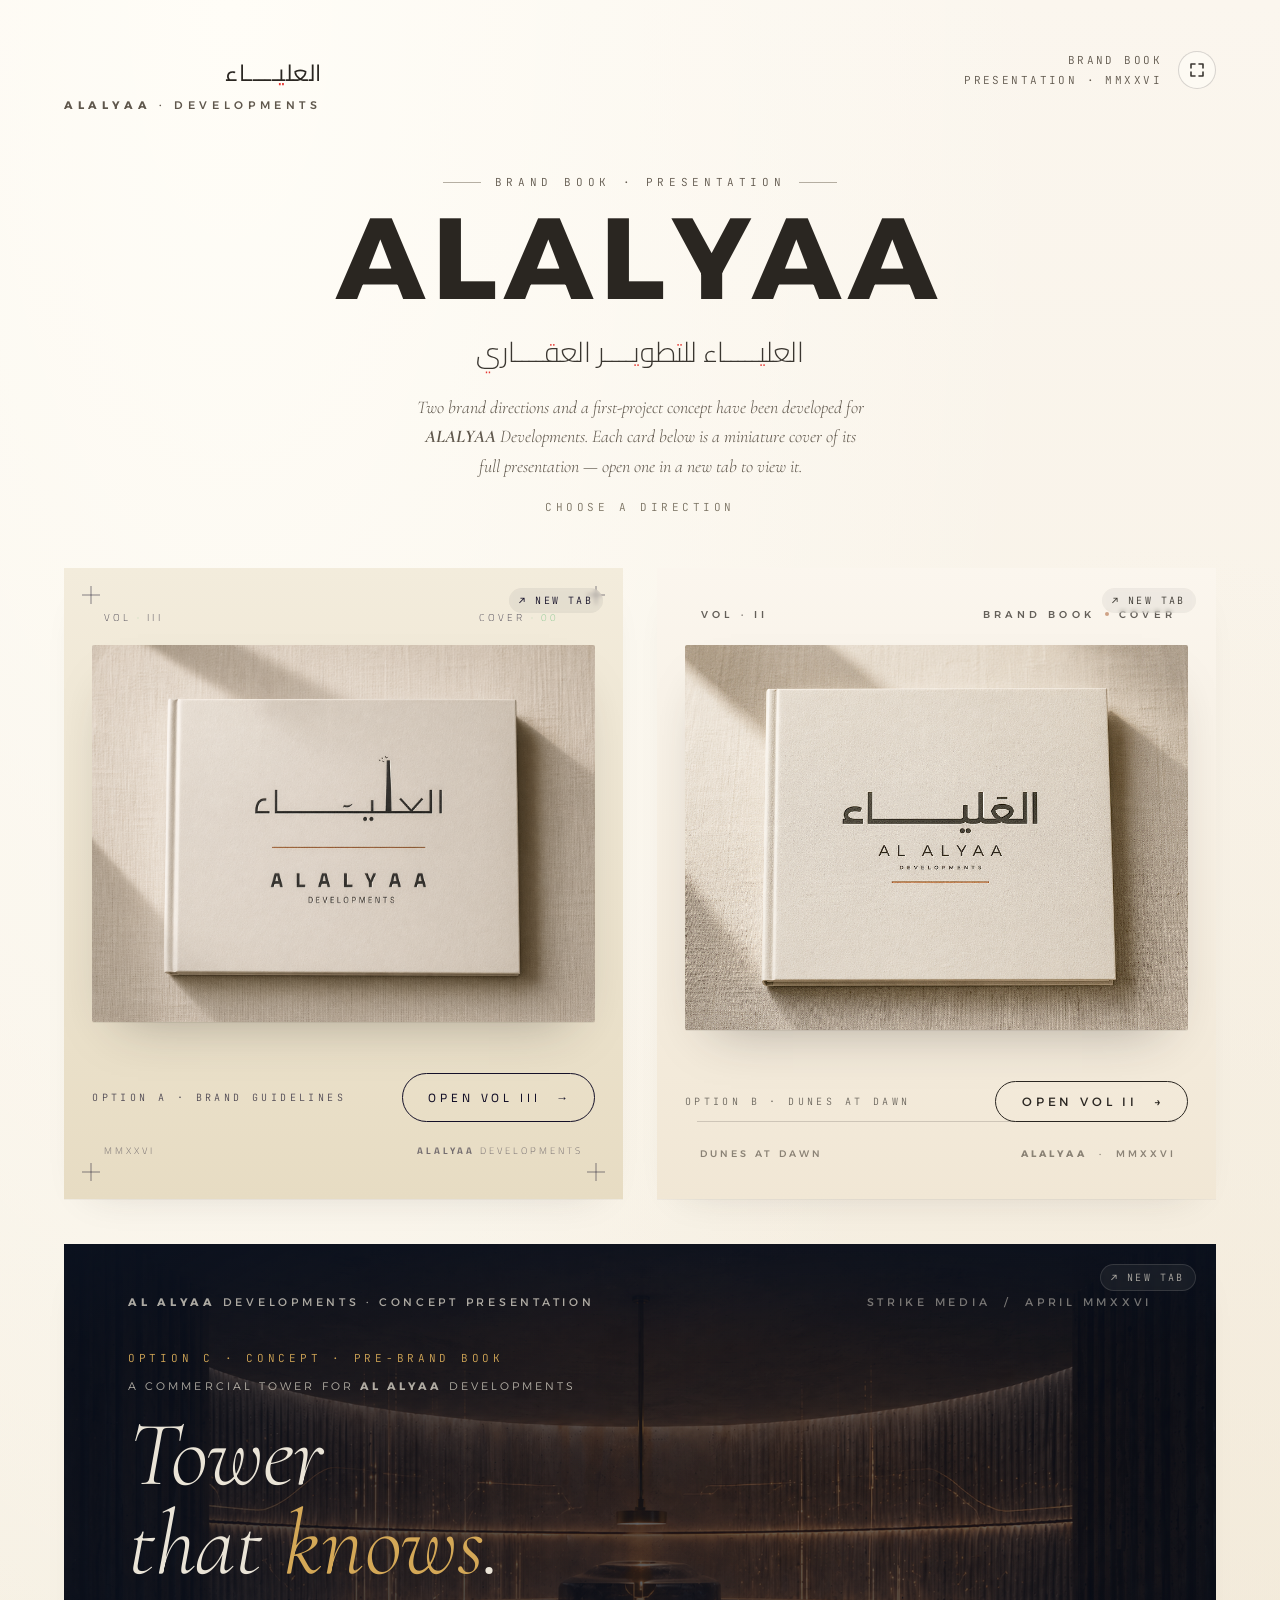
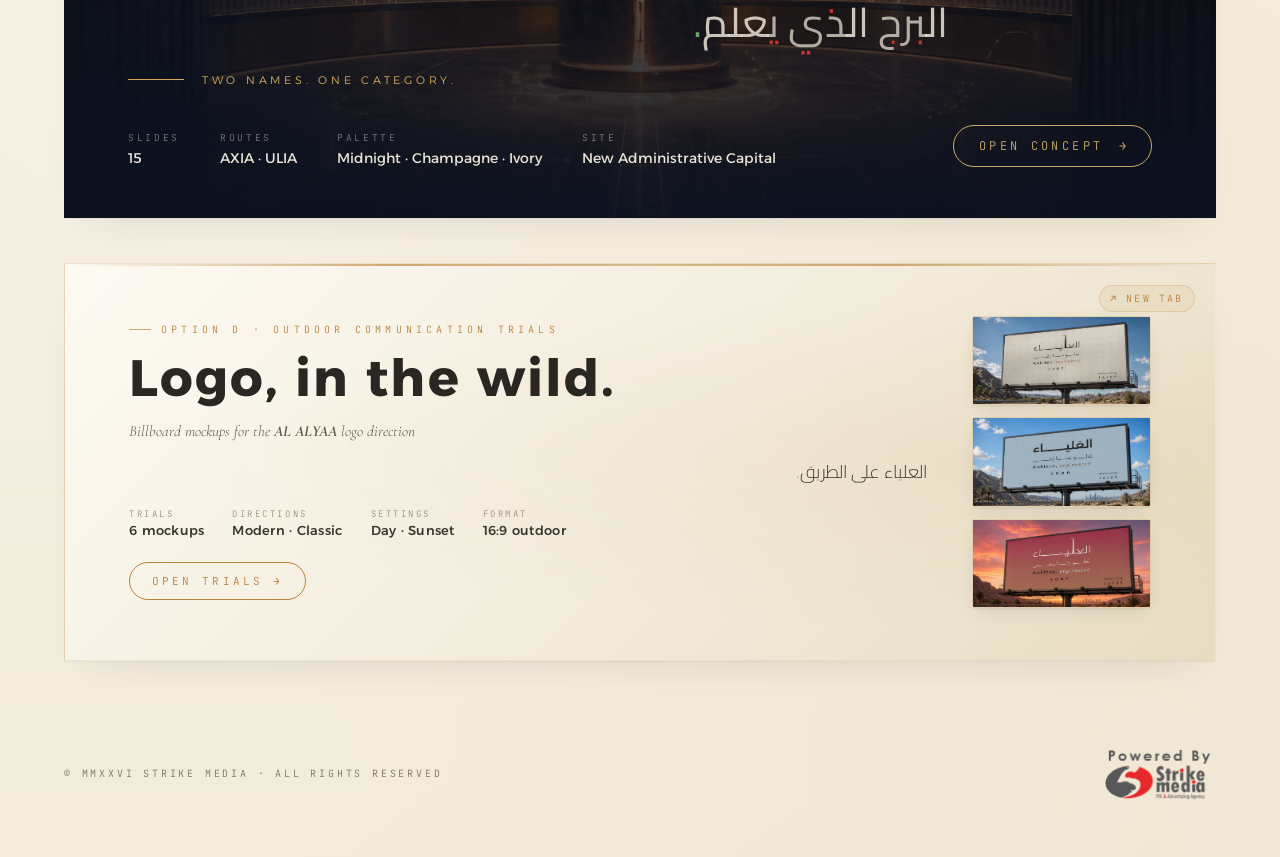
<file: index.html>
<!doctype html>
<html lang="en">
<head>
<meta charset="utf-8"/>
<meta name="viewport" content="width=device-width, initial-scale=1"/>
<title>ALALYAA Developments · Brand Book Presentation</title>
<meta name="description" content="ALALYAA Developments — brand book presentation. Two design directions."/>
<link rel="icon" type="image/svg+xml" href="assets/favicon.svg"/>
<link rel="preconnect" href="https://fonts.googleapis.com">
<link rel="preconnect" href="https://fonts.gstatic.com" crossorigin>
<link href="https://fonts.googleapis.com/css2?family=Cairo+Play:wght@300;400;500;600;700&family=Alexandria:wght@200;300;400;500;600;700&family=Cormorant+Garamond:ital,wght@0,300;0,400;1,300;1,400&family=JetBrains+Mono:wght@400;500&display=swap" rel="stylesheet">
<style>
  /* ───────────────────── tokens ───────────────────── */
  :root {
    /* page (light, neutral, works for both CIs) */
    --linen-50:   #FDFAF3;
    --linen-100:  #FBF6EE;
    --linen-200:  #F7EEE0;
    --linen-300:  #F3ECDC;
    --linen-400:  #E7DCC3;

    --ink-warm:   #2A2621;     /* Option B obsidian-950 */
    --ink-soft:   #3A3630;     /* obsidian-900 */
    --ink-mute:   #5F574C;     /* obsidian-700 */
    --ink-faint:  #7A7262;     /* obsidian-600 */

    /* Option A — Volume III (Cairo Play / midnight + brass + papyrus) */
    --a-ink:      #141028;
    --a-ink-2:    #2A2448;
    --a-paper:    #F3ECDC;
    --a-paper-2:  #E7DCC3;
    --a-brass:    #B8823A;
    --a-brass-lt: #C89A5B;
    --a-clay:     #B24A2C;

    /* Option B — Volume II (Alexandria / dunes at dawn — no metallics) */
    --b-anchor:   #2A2621;
    --b-ink:      #3A3630;
    --b-mute:     #5F574C;
    --b-paper:    #FBF6EE;
    --b-paper-2:  #F1E7D5;
    --b-sand:     #E6D8BE;
    --b-clay:     #C38C6A;
    --b-mist:     #AFC3C9;
    --b-peach:    #E8C4A2;

    --ease-out:   cubic-bezier(0.22, 1, 0.36, 1);
  }

  * { box-sizing: border-box; margin: 0; padding: 0; }
  html, body { min-height: 100dvh; }
  img, svg { display: block; max-width: 100%; }
  a { color: inherit; text-decoration: none; }
  /* Brand wordmark utility — every ALALYAA on the page is bolded. */
  .al { font-weight: 700; }

  body {
    font-family: 'Alexandria', 'Helvetica Neue', Helvetica, Arial, sans-serif;
    font-weight: 300;
    background:
      radial-gradient(ellipse at 18% 0%, #FFFDF7 0%, transparent 55%),
      radial-gradient(ellipse at 90% 100%, #F1E7D5 0%, transparent 55%),
      linear-gradient(180deg, var(--linen-100) 0%, var(--linen-300) 100%);
    color: var(--ink-soft);
    min-height: 100dvh;
    display: flex;
    flex-direction: column;
    -webkit-font-smoothing: antialiased;
    -moz-osx-font-smoothing: grayscale;
    text-rendering: optimizeLegibility;
  }

  .page {
    position: relative;
    z-index: 1;
    flex: 1;
    display: flex;
    flex-direction: column;
    padding: clamp(24px, 4vw, 56px) clamp(20px, 5vw, 80px);
    gap: clamp(36px, 5vh, 64px);
    max-width: 1440px;
    width: 100%;
    margin: 0 auto;
  }

  /* ───────────────────── header ───────────────────── */
  header {
    display: flex;
    justify-content: space-between;
    align-items: flex-start;
    gap: 24px;
    flex-wrap: wrap;
    animation: fadeIn 1s var(--ease-out) both;
  }

  .mark { display: flex; flex-direction: column; gap: 4px; }
  .mark__ar {
    font-family: 'Cairo Play', sans-serif;
    font-weight: 400;
    font-size: clamp(1.125rem, 1.8vw, 1.5rem);
    direction: rtl;
    color: var(--ink-warm);
    letter-spacing: 0.02em;
  }
  .mark__en {
    font-family: 'Alexandria', sans-serif;
    font-weight: 500;
    font-size: 0.6875rem;
    letter-spacing: 0.42em;
    text-transform: uppercase;
    color: var(--ink-mute);
  }

  .header-right {
    display: inline-flex;
    align-items: flex-start;
    gap: 16px;
  }

  .meta {
    text-align: right;
    font-family: 'JetBrains Mono', monospace;
    font-size: 0.6875rem;
    letter-spacing: 0.22em;
    text-transform: uppercase;
    color: var(--ink-mute);
    line-height: 1.8;
  }

  /* Fullscreen toggle (header) */
  .fs-toggle {
    display: inline-flex;
    align-items: center;
    justify-content: center;
    width: 38px;
    height: 38px;
    border: 1px solid rgba(42,38,33,0.18);
    border-radius: 999px;
    background: rgba(255,253,247,0.55);
    color: var(--ink-soft);
    cursor: pointer;
    transition: background 240ms var(--ease-out), border-color 240ms var(--ease-out), color 240ms var(--ease-out);
    -webkit-appearance: none;
    appearance: none;
    padding: 0;
    backdrop-filter: blur(4px);
  }
  .fs-toggle:hover, .fs-toggle:focus-visible {
    background: var(--ink-warm);
    color: var(--linen-100);
    border-color: var(--ink-warm);
    outline: none;
  }
  .fs-toggle svg { width: 16px; height: 16px; display: block; }
  .fs-toggle .icon-exit { display: none; }
  body.is-fs .fs-toggle .icon-enter { display: none; }
  body.is-fs .fs-toggle .icon-exit  { display: block; }

  /* ───────────────────── hero ───────────────────── */
  .hero {
    text-align: center;
    display: flex;
    flex-direction: column;
    align-items: center;
    gap: clamp(12px, 1.6vh, 20px);
    padding: clamp(8px, 2vh, 24px) 0 clamp(4px, 1vh, 16px);
  }

  .hero__eyebrow {
    font-family: 'JetBrains Mono', monospace;
    font-size: 0.6875rem;
    letter-spacing: 0.42em;
    text-transform: uppercase;
    color: var(--ink-mute);
    animation: fadeUp 0.9s var(--ease-out) 0.1s both;
    display: inline-flex;
    align-items: center;
    gap: 14px;
  }
  .hero__eyebrow::before,
  .hero__eyebrow::after {
    content: '';
    display: inline-block;
    width: 38px;
    height: 1px;
    background: var(--ink-faint);
    opacity: 0.55;
  }

  .hero__title {
    font-family: 'Alexandria', sans-serif;
    font-weight: 700;
    font-size: clamp(3rem, 9vw, 7.25rem);
    line-height: 0.94;
    letter-spacing: 0.06em;
    color: var(--ink-warm);
    animation: fadeUp 1.2s var(--ease-out) 0.2s both;
  }

  .hero__sub {
    font-family: 'Cairo Play', sans-serif;
    font-weight: 300;
    font-size: clamp(1.125rem, 2.4vw, 1.75rem);
    direction: rtl;
    color: var(--ink-soft);
    animation: fadeUp 1.2s var(--ease-out) 0.35s both;
  }

  .hero__lede {
    font-family: 'Cormorant Garamond', serif;
    font-style: italic;
    font-weight: 300;
    font-size: clamp(1rem, 1.4vw, 1.1875rem);
    color: var(--ink-mute);
    line-height: 1.65;
    max-width: 56ch;
    margin: 0 auto;
    animation: fadeUp 1.2s var(--ease-out) 0.5s both;
  }

  .hero__kicker {
    font-family: 'JetBrains Mono', monospace;
    font-size: 0.6875rem;
    letter-spacing: 0.32em;
    text-transform: uppercase;
    color: var(--ink-faint);
    margin-top: 4px;
    animation: fadeUp 1.2s var(--ease-out) 0.65s both;
  }

  /* ───────────────────── choices ───────────────────── */
  .choices {
    display: grid;
    grid-template-columns: 1fr 1fr;
    gap: clamp(20px, 2.6vw, 36px);
    width: 100%;
  }
  @media (max-width: 880px) {
    .choices { grid-template-columns: 1fr; }
  }

  /* ── shared card scaffolding ── */
  .card {
    position: relative;
    display: flex;
    flex-direction: column;
    padding: clamp(48px, 4.5vw, 68px) clamp(36px, 4vw, 56px);
    overflow: hidden;
    isolation: isolate;
    cursor: pointer;
    min-height: 600px;
    transition:
      transform 460ms var(--ease-out),
      box-shadow 460ms var(--ease-out);
    box-shadow:
      0 1px 0 rgba(42,38,33,0.04),
      0 18px 40px -28px rgba(42,38,33,0.18);
    animation: fadeUp 1s var(--ease-out) both;
  }
  .card:hover, .card:focus-visible {
    transform: translateY(-6px);
    box-shadow:
      0 1px 0 rgba(42,38,33,0.06),
      0 36px 72px -32px rgba(42,38,33,0.32);
    outline: none;
  }
  .card--a { animation-delay: 0.6s; }
  .card--b { animation-delay: 0.75s; }

  /* ── newtab pill (shared visual, themed below) ── */
  .card__newtab {
    position: absolute;
    top: clamp(16px, 1.6vw, 22px);
    right: clamp(16px, 1.6vw, 22px);
    font-family: 'JetBrains Mono', monospace;
    font-size: 0.625rem;
    letter-spacing: 0.22em;
    text-transform: uppercase;
    display: inline-flex;
    align-items: center;
    gap: 6px;
    padding: 6px 10px;
    border-radius: 999px;
    backdrop-filter: blur(2px);
    z-index: 4;
  }

  .cta__arrow { display: inline-block; transition: transform 320ms var(--ease-out); }
  .card:hover .cta__arrow,
  .card:focus-visible .cta__arrow { transform: translateX(6px); }

  .swatches { display: flex; gap: 8px; margin: 18px 0 28px; }
  .sw { width: 22px; height: 22px; border-radius: 50%; }

  /* ── shared full-bleed cover photo (Option A & B) ── */
  .card__cover {
    position: relative;
    flex: 1;
    display: block;
    margin: clamp(56px, 6vw, 88px) clamp(20px, 2.2vw, 34px) clamp(36px, 4vw, 56px);
    overflow: hidden;
    border-radius: 2px;
    z-index: 1;
    box-shadow:
      0 1px 0 rgba(42,38,33,0.08),
      0 24px 52px -28px rgba(42,38,33,0.38);
  }
  .card__cover img {
    width: 100%;
    height: 100%;
    object-fit: cover;
    object-position: center;
    display: block;
    transition: transform 720ms var(--ease-out);
  }
  .card:hover .card__cover img,
  .card:focus-visible .card__cover img {
    transform: scale(1.02);
  }
  .card__footer {
    position: relative;
    z-index: 2;
    display: flex;
    justify-content: space-between;
    align-items: center;
    gap: 18px;
    padding: 0 clamp(20px, 2.2vw, 34px);
    margin-bottom: clamp(56px, 6vw, 80px);
  }
  .card__footer .tag {
    font-family: 'JetBrains Mono', monospace;
    font-size: 10px;
    letter-spacing: 0.34em;
    text-transform: uppercase;
    opacity: 0.72;
  }

  /* ════════════════════════════════════════════════════════
     CARD A — Option A · Volume III
     Cairo Play · midnight indigo on papyrus · brass foil
     Crosshair registration marks · spaced caps · folio rails
     ════════════════════════════════════════════════════════ */
  .card--a {
    padding: 0;
    background:
      linear-gradient(180deg, var(--a-paper) 0%, var(--a-paper-2) 100%);
    color: var(--a-ink);
    font-family: 'Cairo Play', sans-serif;
  }
  .card--a .card__newtab {
    color: var(--a-ink);
    background: rgba(20,16,40,0.06);
  }
  /* Crosshair registration marks at the four corners */
  .card--a .reg {
    position: absolute;
    width: 18px;
    height: 18px;
    pointer-events: none;
    z-index: 2;
  }
  .card--a .reg::before,
  .card--a .reg::after {
    content: '';
    position: absolute;
    background: var(--a-ink);
    opacity: 0.5;
  }
  .card--a .reg::before { left: 50%; top: 0; bottom: 0; width: 1px; transform: translateX(-50%); }
  .card--a .reg::after  { top: 50%; left: 0; right: 0; height: 1px; transform: translateY(-50%); }
  .card--a .reg--tl { top: 18px; left: 18px; }
  .card--a .reg--tr { top: 18px; right: 18px; }
  .card--a .reg--bl { bottom: 18px; left: 18px; }
  .card--a .reg--br { bottom: 18px; right: 18px; }

  /* Folio rails */
  .card--a .folio {
    position: absolute;
    top: clamp(40px, 3vw, 52px);
    left: clamp(40px, 3vw, 52px);
    font-family: 'Cairo Play', sans-serif;
    font-size: 10px;
    letter-spacing: 0.32em;
    text-transform: uppercase;
    color: var(--a-ink);
    opacity: 0.7;
    z-index: 3;
  }
  .card--a .section-tag {
    position: absolute;
    top: clamp(40px, 3vw, 52px);
    right: clamp(58px, 5vw, 88px);
    font-family: 'Cairo Play', sans-serif;
    font-size: 10px;
    letter-spacing: 0.32em;
    text-transform: uppercase;
    color: var(--a-ink);
    opacity: 0.7;
    z-index: 3;
  }
  .card--a .bottom-rail {
    position: absolute;
    bottom: clamp(40px, 3vw, 52px);
    left: clamp(40px, 3vw, 52px);
    right: clamp(40px, 3vw, 52px);
    display: flex;
    justify-content: space-between;
    font-family: 'Cairo Play', sans-serif;
    font-size: 9.5px;
    letter-spacing: 0.32em;
    text-transform: uppercase;
    color: var(--a-ink);
    opacity: 0.55;
    z-index: 3;
    pointer-events: none;
  }

  .card--a .body {
    position: relative;
    z-index: 1;
    flex: 1;
    display: flex;
    flex-direction: column;
    justify-content: center;
    text-align: center;
    padding: clamp(36px, 4vw, 48px) 0;
  }

  .card--a .foil-chip {
    align-self: center;
    display: inline-flex;
    align-items: center;
    gap: 10px;
    padding: 5px 14px;
    border: 1px solid var(--a-brass);
    color: var(--a-brass);
    font-size: 9.5px;
    letter-spacing: 0.42em;
    text-transform: uppercase;
    margin-bottom: 28px;
    font-family: 'Cairo Play', sans-serif;
    font-weight: 500;
  }
  .card--a .foil-chip::before {
    content: '';
    width: 6px; height: 6px; border-radius: 50%;
    background: var(--a-brass);
    display: inline-block;
  }

  .card--a .name-ar {
    font-family: 'Cairo Play', sans-serif;
    font-weight: 400;
    font-size: clamp(2.25rem, 4vw, 3.25rem);
    direction: rtl;
    line-height: 1;
    margin-bottom: 14px;
    color: var(--a-ink);
  }
  .card--a .name-en {
    font-family: 'Cairo Play', sans-serif;
    font-weight: 700;
    font-size: clamp(1.5rem, 2.4vw, 2rem);
    line-height: 1;
    letter-spacing: 0.42em;
    text-indent: 0.42em;
    text-transform: uppercase;
    color: var(--a-ink);
    margin-bottom: 22px;
  }
  .card--a .foil-rule {
    width: 64px;
    height: 1px;
    background: var(--a-brass);
    margin: 0 auto 22px;
  }
  .card--a .subtitle {
    font-family: 'Cairo Play', sans-serif;
    font-weight: 400;
    font-size: 11px;
    letter-spacing: 0.42em;
    text-indent: 0.42em;
    text-transform: uppercase;
    color: var(--a-ink-2);
    opacity: 0.85;
    margin-bottom: 28px;
  }

  .card--a .specs {
    display: grid;
    grid-template-columns: 1fr 1fr;
    gap: 14px 28px;
    max-width: 380px;
    margin: 0 auto 6px;
    text-align: left;
  }
  .card--a .spec__label {
    font-family: 'JetBrains Mono', monospace;
    font-size: 9px;
    letter-spacing: 0.28em;
    text-transform: uppercase;
    color: var(--a-ink);
    opacity: 0.5;
    margin-bottom: 3px;
  }
  .card--a .spec__value {
    font-family: 'Cairo Play', sans-serif;
    font-weight: 500;
    font-size: 0.875rem;
    color: var(--a-ink);
    letter-spacing: 0.04em;
  }

  .card--a .swatches { justify-content: center; margin-top: 22px; margin-bottom: 0; }
  .card--a .sw {
    border: 1px solid rgba(20,16,40,0.18);
    box-shadow: 0 1px 4px rgba(20,16,40,0.08);
  }

  .card--a .cta-row {
    margin-top: 26px;
    display: flex;
    justify-content: center;
  }
  .card--a .cta {
    display: inline-flex;
    align-items: center;
    gap: 12px;
    padding: 12px 22px;
    border: 1px solid var(--a-ink);
    border-radius: 999px;
    font-family: 'Cairo Play', sans-serif;
    font-weight: 500;
    font-size: 0.75rem;
    letter-spacing: 0.32em;
    text-indent: 0.32em;
    text-transform: uppercase;
    color: var(--a-ink);
    transition: all 320ms var(--ease-out);
  }
  .card--a:hover .cta,
  .card--a:focus-visible .cta {
    background: var(--a-ink);
    color: var(--a-paper);
  }

  /* ════════════════════════════════════════════════════════
     CARD B — Option B · Volume II — Dunes at Dawn
     Alexandria + Cormorant · warm charcoal on linen · clay accent
     Wide tracking · dot-bronze separators · header/footer rules
     ════════════════════════════════════════════════════════ */
  .card--b {
    padding: 0;
    background:
      linear-gradient(180deg, var(--b-paper) 0%, var(--b-paper-2) 100%);
    color: var(--b-ink);
    font-family: 'Alexandria', sans-serif;
  }
  .card--b .card__newtab {
    color: var(--b-ink);
    background: rgba(58,54,48,0.06);
  }

  /* Header / footer rules (Volume II signature) */
  .card--b .b-rh, .card--b .b-rf {
    position: absolute;
    left: clamp(40px, 3vw, 52px);
    right: clamp(40px, 3vw, 52px);
    height: 1px;
    background: var(--b-anchor);
    opacity: 0.18;
    z-index: 1;
  }
  .card--b .b-rh { top: clamp(70px, 6vw, 86px); }
  .card--b .b-rf { bottom: clamp(70px, 6vw, 86px); }

  /* Top header row: TL mark · TR mark with clay dot delimiter */
  .card--b .b-hdr {
    position: absolute;
    top: clamp(40px, 3vw, 52px);
    left: clamp(40px, 3vw, 52px);
    right: clamp(40px, 3vw, 52px);
    display: flex;
    justify-content: space-between;
    align-items: center;
    z-index: 3;
    font-family: 'Alexandria', sans-serif;
    font-weight: 500;
    font-size: 10px;
    letter-spacing: 0.42em;
    text-indent: 0.42em;
    text-transform: uppercase;
    color: var(--b-ink);
    opacity: 0.78;
  }
  .card--b .b-hdr .meta-r {
    display: inline-flex;
    align-items: center;
    text-indent: 0;
  }
  .card--b .dot-clay {
    display: inline-block;
    width: 4px; height: 4px;
    background: var(--b-clay);
    border-radius: 50%;
    margin: 0 10px;
  }

  .card--b .b-ftr {
    position: absolute;
    bottom: clamp(40px, 3vw, 52px);
    left: clamp(40px, 3vw, 52px);
    right: clamp(40px, 3vw, 52px);
    display: flex;
    justify-content: space-between;
    align-items: center;
    z-index: 3;
    font-family: 'Alexandria', sans-serif;
    font-weight: 500;
    font-size: 9.5px;
    letter-spacing: 0.32em;
    text-indent: 0.32em;
    text-transform: uppercase;
    color: var(--b-mute);
    opacity: 0.7;
  }

  .card--b .body {
    position: relative;
    z-index: 2;
    flex: 1;
    display: flex;
    flex-direction: column;
    justify-content: center;
    text-align: center;
    padding: clamp(48px, 5vw, 64px) 0;
  }

  .card--b .name-ar {
    font-family: 'Alexandria', sans-serif;
    font-weight: 200;
    font-size: clamp(2rem, 3.6vw, 3rem);
    direction: rtl;
    line-height: 1;
    color: var(--b-anchor);
    margin-bottom: 14px;
  }
  .card--b .name-en {
    font-family: 'Alexandria', sans-serif;
    font-weight: 700;
    font-size: clamp(1.625rem, 2.8vw, 2.25rem);
    line-height: 1;
    letter-spacing: 0.32em;
    text-indent: 0.32em;
    text-transform: uppercase;
    color: var(--b-anchor);
    margin-bottom: 22px;
  }
  .card--b .clay-rule {
    width: 56px;
    height: 1px;
    background: var(--b-clay);
    margin: 0 auto 22px;
    opacity: 0.85;
  }
  .card--b .subtitle {
    font-family: 'Cormorant Garamond', serif;
    font-style: italic;
    font-weight: 300;
    font-size: clamp(1rem, 1.4vw, 1.25rem);
    color: var(--b-mute);
    margin-bottom: 28px;
    line-height: 1.4;
  }

  .card--b .specs {
    display: grid;
    grid-template-columns: 1fr 1fr;
    gap: 14px 28px;
    max-width: 380px;
    margin: 0 auto 6px;
    text-align: left;
  }
  .card--b .spec__label {
    font-family: 'JetBrains Mono', monospace;
    font-size: 9px;
    letter-spacing: 0.28em;
    text-transform: uppercase;
    color: var(--b-faint, #7A7262);
    opacity: 0.65;
    margin-bottom: 3px;
  }
  .card--b .spec__value {
    font-family: 'Alexandria', sans-serif;
    font-weight: 300;
    font-size: 0.9375rem;
    color: var(--b-ink);
  }

  .card--b .swatches { justify-content: center; margin-top: 22px; margin-bottom: 0; }
  .card--b .sw {
    border: 1px solid rgba(42,38,33,0.12);
    box-shadow: 0 1px 4px rgba(42,38,33,0.06);
  }

  .card--b .cta-row {
    margin-top: 26px;
    display: flex;
    justify-content: center;
  }
  .card--b .cta {
    display: inline-flex;
    align-items: center;
    gap: 12px;
    padding: 12px 22px;
    border: 1px solid var(--b-anchor);
    border-radius: 999px;
    font-family: 'Alexandria', sans-serif;
    font-weight: 400;
    font-size: 0.75rem;
    letter-spacing: 0.32em;
    text-indent: 0.32em;
    text-transform: uppercase;
    color: var(--b-anchor);
    background: transparent;
    transition: all 320ms var(--ease-out);
  }
  .card--b:hover .cta,
  .card--b:focus-visible .cta {
    background: var(--b-clay);
    border-color: var(--b-clay);
    color: var(--b-paper);
  }

  /* ════════════════════════════════════════════════════════
     CARD C — Concept · AI-Powered Tower
     Midnight navy / ivory / champagne · Cormorant italic
     Full-width banner below the A/B row — a project concept,
     different in kind from the two brand-book directions.
     ════════════════════════════════════════════════════════ */
  :root {
    --c-ground:    #0B1220;
    --c-ground-2:  #111826;
    --c-ivory:     #EAE4D7;
    --c-ivory-dim: rgba(234,228,215,0.72);
    --c-ivory-mut: rgba(234,228,215,0.48);
    --c-ivory-lin: rgba(234,228,215,0.14);
    --c-champagne: #C9A96A;
    --c-champagne-hi: #D4A857;
  }

  .concept-row { width: 100%; }

  .card--c {
    width: 100%;
    min-height: 440px;
    padding: 0;
    color: var(--c-ivory);
    font-family: 'Alexandria', 'Inter', sans-serif;
    background: var(--c-ground);
    overflow: hidden;
    animation-delay: 0.9s;
  }
  .card--c .card--c__bg {
    position: absolute;
    inset: 0;
    z-index: 0;
    overflow: hidden;
    pointer-events: none;
  }
  .card--c .card--c__bg img {
    position: absolute;
    inset: 0;
    width: 100%;
    height: 100%;
    object-fit: cover;
    object-position: center 32%;
    opacity: 0.45;
    transition: opacity 520ms var(--ease-out), transform 720ms var(--ease-out);
  }
  .card--c .card--c__bg::after {
    content: '';
    position: absolute;
    inset: 0;
    background:
      radial-gradient(ellipse at 70% 40%, rgba(11,18,32,0) 0%, rgba(11,18,32,0.35) 55%, rgba(11,18,32,0.85) 100%),
      linear-gradient(180deg, rgba(11,18,32,0.60) 0%, rgba(11,18,32,0.10) 18%, rgba(11,18,32,0.10) 60%, rgba(11,18,32,0.85) 100%);
    pointer-events: none;
  }
  .card--c:hover .card--c__bg img,
  .card--c:focus-visible .card--c__bg img {
    opacity: 0.58;
    transform: scale(1.02);
  }

  .card--c .card__newtab {
    color: var(--c-ivory-dim);
    background: rgba(234,228,215,0.06);
    border: 1px solid var(--c-ivory-lin);
  }

  .card--c__content {
    position: relative;
    z-index: 2;
    display: grid;
    grid-template-rows: auto 1fr auto;
    gap: clamp(24px, 3vw, 40px);
    padding: clamp(36px, 4vw, 56px) clamp(40px, 5vw, 72px);
    min-height: inherit;
  }

  .card--c__top {
    display: flex;
    justify-content: space-between;
    align-items: baseline;
    gap: 24px;
    font-family: 'Alexandria', 'Inter', sans-serif;
    font-weight: 400;
    font-size: 11px;
    letter-spacing: 0.34em;
    text-transform: uppercase;
    color: var(--c-ivory-dim);
    flex-wrap: wrap;
  }
  .card--c__top .date { color: var(--c-ivory-mut); }

  .card--c__body { max-width: 820px; }

  .card--c__eyebrow {
    display: inline-block;
    font-family: 'JetBrains Mono', monospace;
    font-size: 11px;
    letter-spacing: 0.34em;
    text-transform: uppercase;
    color: var(--c-champagne-hi);
    margin-bottom: 14px;
  }
  .card--c__sub {
    display: block;
    font-family: 'Alexandria', 'Inter', sans-serif;
    font-size: 11px;
    letter-spacing: 0.28em;
    text-transform: uppercase;
    color: var(--c-ivory-dim);
    margin-bottom: 18px;
  }

  .card--c__title {
    font-family: 'Cormorant Garamond', 'EB Garamond', Georgia, serif;
    font-weight: 300;
    font-style: italic;
    font-size: clamp(3.25rem, 7.2vw, 6rem);
    line-height: 0.96;
    letter-spacing: -0.005em;
    color: var(--c-ivory);
    margin: 0 0 14px;
  }
  .card--c__title em { color: var(--c-champagne-hi); font-style: italic; }

  .card--c__ar {
    font-family: 'Cairo Play', 'Cairo', sans-serif;
    font-weight: 400;
    direction: rtl;
    font-size: clamp(2rem, 3.2vw, 2.75rem);
    color: rgba(234,228,215,0.85);
    line-height: 1;
    margin-bottom: 22px;
  }

  .card--c__tagline {
    display: inline-flex;
    align-items: center;
    gap: 18px;
    font-family: 'Alexandria', 'Inter', sans-serif;
    font-size: 11px;
    letter-spacing: 0.34em;
    text-transform: uppercase;
    color: var(--c-champagne-hi);
  }
  .card--c__rule {
    display: inline-block;
    width: 56px;
    height: 1px;
    background: var(--c-champagne-hi);
  }

  .card--c__bottom {
    display: flex;
    justify-content: space-between;
    align-items: flex-end;
    gap: 32px;
    flex-wrap: wrap;
  }
  .card--c__specs {
    display: grid;
    grid-template-columns: repeat(4, auto);
    gap: 6px 40px;
  }
  .card--c__specs .spec__label {
    font-family: 'JetBrains Mono', monospace;
    font-size: 9.5px;
    letter-spacing: 0.28em;
    text-transform: uppercase;
    color: var(--c-ivory-mut);
    display: block;
    margin-bottom: 4px;
  }
  .card--c__specs .spec__value {
    font-family: 'Alexandria', 'Inter', sans-serif;
    font-weight: 400;
    font-size: 0.875rem;
    color: var(--c-ivory);
  }

  .card--c .cta {
    display: inline-flex;
    align-items: center;
    gap: 12px;
    padding: 12px 22px;
    border: 1px solid var(--c-champagne);
    border-radius: 999px;
    font-family: 'JetBrains Mono', monospace;
    font-size: 0.75rem;
    letter-spacing: 0.28em;
    text-indent: 0.28em;
    text-transform: uppercase;
    color: var(--c-champagne);
    background: transparent;
    transition: all 320ms var(--ease-out);
  }
  .card--c:hover .cta,
  .card--c:focus-visible .cta {
    background: var(--c-champagne);
    color: var(--c-ground);
    border-color: var(--c-champagne);
  }

  @media (max-width: 780px) {
    .card--c__specs { grid-template-columns: 1fr 1fr; }
    .card--c__top { font-size: 10px; }
  }
  @media (max-width: 520px) {
    .card--c__specs { grid-template-columns: 1fr; }
    .card--c { min-height: auto; }
  }

  /* ════════════════════════════════════════════════════════
     CARD D — Billboard Trials
     Linen + brass palette · outdoor campaign comparison
     Full-width banner with thumbnail preview strip
     Distinct from indigo (A), charcoal (B) and midnight (C)
     ════════════════════════════════════════════════════════ */

  .trials-row { width: 100%; }

  .card--d {
    width: 100%;
    min-height: 320px;
    padding: 0;
    background:
      radial-gradient(ellipse at 80% 50%, rgba(184,130,58,0.08) 0%, transparent 60%),
      linear-gradient(135deg, var(--linen-50) 0%, var(--a-paper) 55%, var(--a-paper-2) 100%);
    color: var(--ink-warm);
    overflow: hidden;
    font-family: 'Alexandria', sans-serif;
    animation-delay: 1.05s;
    border: 1px solid rgba(184,130,58,0.16);
    position: relative;
  }
  /* Brass accent stripe along top */
  .card--d::before {
    content: '';
    position: absolute;
    top: 0; left: 0; right: 0;
    height: 2px;
    background: linear-gradient(90deg, transparent 0%, var(--a-brass) 28%, var(--a-brass-lt) 50%, var(--a-brass) 72%, transparent 100%);
    opacity: 0.65;
    z-index: 2;
    pointer-events: none;
  }

  .card--d .card__newtab {
    color: var(--a-brass);
    background: rgba(184,130,58,0.08);
    border: 1px solid rgba(184,130,58,0.24);
  }

  .card--d__content {
    position: relative;
    z-index: 1;
    display: grid;
    grid-template-columns: 1fr auto;
    gap: clamp(24px, 3.5vw, 48px);
    align-items: center;
    padding: clamp(36px, 4vw, 52px) clamp(36px, 5vw, 64px);
    min-height: inherit;
  }
  @media (max-width: 820px) {
    .card--d__content {
      grid-template-columns: 1fr;
    }
  }

  .card--d__left {
    display: flex;
    flex-direction: column;
    gap: 16px;
  }

  .card--d__eyebrow {
    font-family: 'JetBrains Mono', monospace;
    font-size: 0.625rem;
    letter-spacing: 0.42em;
    text-transform: uppercase;
    color: var(--a-brass);
    display: inline-flex;
    align-items: center;
    gap: 10px;
  }
  .card--d__eyebrow::before {
    content: '';
    display: inline-block;
    width: 22px;
    height: 1px;
    background: var(--a-brass);
    opacity: 0.65;
  }

  .card--d__title {
    font-family: 'Alexandria', sans-serif;
    font-weight: 700;
    font-size: clamp(1.75rem, 4vw, 3.25rem);
    color: var(--ink-warm);
    letter-spacing: 0.04em;
    line-height: 1;
  }

  .card--d__sub {
    font-family: 'Cormorant Garamond', serif;
    font-style: italic;
    font-weight: 300;
    font-size: clamp(0.9375rem, 1.2vw, 1.125rem);
    color: var(--ink-mute);
    line-height: 1.55;
    max-width: 54ch;
  }

  .card--d__ar {
    font-family: 'Cairo Play', sans-serif;
    font-weight: 300;
    direction: rtl;
    font-size: clamp(1rem, 1.4vw, 1.3125rem);
    color: var(--ink-soft);
    margin-top: -4px;
  }

  .card--d__specs {
    display: flex;
    flex-wrap: wrap;
    gap: 4px 28px;
    margin-top: 4px;
  }
  .card--d__spec {
    display: flex;
    flex-direction: column;
    gap: 2px;
  }
  .card--d__spec-label {
    font-family: 'JetBrains Mono', monospace;
    font-size: 0.5625rem;
    letter-spacing: 0.28em;
    text-transform: uppercase;
    color: var(--ink-faint);
    opacity: 0.75;
  }
  .card--d__spec-value {
    font-family: 'Alexandria', sans-serif;
    font-weight: 500;
    font-size: 0.8125rem;
    color: var(--ink-soft);
    letter-spacing: 0.02em;
  }

  .card--d__cta-row {
    display: flex;
    align-items: center;
    gap: 14px;
    margin-top: 8px;
  }
  .card--d .cta {
    display: inline-flex;
    align-items: center;
    gap: 10px;
    padding: 11px 22px;
    border: 1px solid var(--a-brass);
    border-radius: 999px;
    font-family: 'JetBrains Mono', monospace;
    font-size: 0.6875rem;
    letter-spacing: 0.28em;
    text-transform: uppercase;
    color: var(--a-brass);
    background: transparent;
    transition: all 320ms var(--ease-out);
  }
  .card--d:hover .cta,
  .card--d:focus-visible .cta {
    background: var(--a-brass);
    color: var(--a-paper);
    border-color: var(--a-brass);
  }

  /* Thumbnail strip */
  .card--d__thumbs {
    display: flex;
    flex-direction: column;
    gap: clamp(8px, 1vw, 12px);
    align-items: stretch;
    flex-shrink: 0;
  }
  @media (max-width: 820px) {
    .card--d__thumbs {
      flex-direction: row;
      align-items: flex-start;
    }
  }

  .card--d__thumb {
    width: clamp(120px, 14vw, 200px);
    aspect-ratio: 1773 / 887;
    border-radius: 2px;
    overflow: hidden;
    border: 1px solid rgba(184,130,58,0.2);
    box-shadow:
      0 2px 0 rgba(42,38,33,0.04),
      0 6px 20px -8px rgba(42,38,33,0.16);
    flex-shrink: 0;
    transition: transform 460ms var(--ease-out), box-shadow 460ms var(--ease-out);
  }
  .card--d:hover .card--d__thumb,
  .card--d:focus-visible .card--d__thumb {
    transform: translateY(-3px) scale(1.015);
    box-shadow: 0 10px 30px -10px rgba(42,38,33,0.28);
  }
  .card--d__thumb img {
    width: 100%;
    height: 100%;
    object-fit: cover;
    display: block;
    transition: transform 720ms var(--ease-out);
  }
  .card--d:hover .card--d__thumb img,
  .card--d:focus-visible .card--d__thumb img {
    transform: scale(1.04);
  }
  @media (max-width: 820px) {
    .card--d__thumb { width: clamp(80px, 22vw, 140px); }
  }
  @media (max-width: 520px) {
    .card--d__thumb { width: clamp(72px, 28vw, 110px); }
    .card--d { min-height: auto; }
  }

  /* ───────────────────── footer ───────────────────── */
  footer {
    margin-top: auto;
    padding-top: clamp(24px, 4vh, 48px);
    display: flex;
    justify-content: space-between;
    align-items: center;
    gap: 24px;
    flex-wrap: wrap;
    animation: fadeIn 1.4s var(--ease-out) 1.0s both;
  }

  .copyright {
    font-family: 'JetBrains Mono', monospace;
    font-size: 0.625rem;
    letter-spacing: 0.28em;
    text-transform: uppercase;
    color: var(--ink-faint);
  }

  .poweredby {
    display: inline-flex;
    align-items: center;
  }
  .poweredby__img {
    display: block;
    height: 64px;
    width: auto;
  }

  /* ───────────────────── keyframes ───────────────────── */
  @keyframes fadeIn  { from { opacity: 0; } to { opacity: 1; } }
  @keyframes fadeUp  { from { opacity: 0; transform: translateY(20px); } to { opacity: 1; transform: translateY(0); } }

  @media (prefers-reduced-motion: reduce) {
    * { animation-duration: 0.01ms !important; animation-iteration-count: 1 !important; transition: none !important; }
  }

  /* compact tweaks */
  @media (max-width: 520px) {
    .card { min-height: 540px; padding: 56px 28px; }
    .card--a .specs, .card--b .specs { grid-template-columns: 1fr; }
  }
</style>
</head>
<body>

<main class="page">

  <header>
    <div class="mark">
      <span class="mark__ar">العليـــــاء</span>
      <span class="mark__en"><strong class="al">ALALYAA</strong> · DEVELOPMENTS</span>
    </div>
    <div class="header-right">
      <div class="meta">
        Brand Book<br/>
        Presentation · MMXXVI
      </div>
      <button type="button" class="fs-toggle" id="fsToggle"
              aria-label="Toggle full-screen" title="Toggle full-screen (F)">
        <svg class="icon-enter" viewBox="0 0 16 16" fill="none" stroke="currentColor"
             stroke-width="1.6" stroke-linecap="round" stroke-linejoin="round" aria-hidden="true">
          <path d="M2 6V2h4M14 6V2h-4M2 10v4h4M14 10v4h-4"/>
        </svg>
        <svg class="icon-exit" viewBox="0 0 16 16" fill="none" stroke="currentColor"
             stroke-width="1.6" stroke-linecap="round" stroke-linejoin="round" aria-hidden="true">
          <path d="M6 2v4H2M10 2v4h4M6 14v-4H2M10 14v-4h4"/>
        </svg>
      </button>
    </div>
  </header>

  <section class="hero">
    <span class="hero__eyebrow">Brand Book · Presentation</span>
    <h1 class="hero__title">ALALYAA</h1>
    <p class="hero__sub">العليـــــاء للتطويــــر العقــــاري</p>
    <p class="hero__lede">
      Two brand directions and a first-project concept have been developed for
      <strong class="al">ALALYAA</strong> Developments. Each card below is a
      miniature cover of its full presentation — open one in a new tab to view it.
    </p>
    <span class="hero__kicker">Choose a direction</span>
  </section>

  <section class="choices" aria-label="Brand book options">

    <!-- ───────── OPTION A · Volume III ───────── -->
    <a class="card card--a" href="option-a.html" target="_blank" rel="noopener" aria-label="Open Option A — Brand Guidelines, Volume III, in a new tab">
      <span class="reg reg--tl" aria-hidden="true"></span>
      <span class="reg reg--tr" aria-hidden="true"></span>
      <span class="reg reg--bl" aria-hidden="true"></span>
      <span class="reg reg--br" aria-hidden="true"></span>

      <span class="folio">Vol&nbsp;·&nbsp;III</span>
      <span class="section-tag">Cover · 00</span>
      <span class="card__newtab">↗ New tab</span>

      <div class="card__cover">
        <img src="assets/option%20a%20cover.png"
             alt="Option A — Brand Guidelines Vol III, linen hardcover with thin-line ALALYAA wordmark"/>
      </div>

      <div class="card__footer">
        <span class="tag">Option&nbsp;A · Brand Guidelines</span>
        <span class="cta">Open Vol&nbsp;III <span class="cta__arrow">→</span></span>
      </div>

      <div class="bottom-rail" aria-hidden="true">
        <span>MMXXVI</span>
        <span><strong class="al">Alalyaa</strong> Developments</span>
      </div>
    </a>

    <!-- ───────── OPTION B · Volume II — Dunes at Dawn ───────── -->
    <a class="card card--b" href="option-b.html" target="_blank" rel="noopener" aria-label="Open Option B — Brand Book, Volume II, Dunes at Dawn, in a new tab">
      <div class="b-rh" aria-hidden="true"></div>
      <div class="b-rf" aria-hidden="true"></div>

      <div class="b-hdr">
        <span>Vol&nbsp;·&nbsp;II</span>
        <span class="meta-r">
          Brand&nbsp;Book
          <span class="dot-clay" aria-hidden="true"></span>
          Cover
        </span>
      </div>
      <span class="card__newtab">↗ New tab</span>

      <div class="card__cover">
        <img src="assets/option%20b%20cover.png"
             alt="Option B — Brand Book Vol II, linen hardcover with the AL ALYAA DEVELOPMENTS lockup"/>
      </div>

      <div class="card__footer">
        <span class="tag">Option&nbsp;B · Dunes at Dawn</span>
        <span class="cta">Open Vol&nbsp;II <span class="cta__arrow">→</span></span>
      </div>

      <div class="b-ftr">
        <span>Dunes at Dawn</span>
        <span><strong class="al">Alalyaa</strong> &nbsp;·&nbsp; MMXXVI</span>
      </div>
    </a>

  </section>

  <!-- ───────── OPTION C · Project Concept — AI Tower (banner row) ───────── -->
  <section class="concept-row" aria-label="Project concept">
    <a class="card card--c" href="option-c.html" target="_blank" rel="noopener"
       aria-label="Open the AI Tower concept presentation in a new tab">
      <div class="card--c__bg" aria-hidden="true">
        <img src="assets/cover-hub.png" alt=""/>
      </div>
      <span class="card__newtab">↗ New tab</span>

      <div class="card--c__content">
        <div class="card--c__top">
          <span><strong class="al">Al Alyaa</strong> Developments · Concept Presentation</span>
          <span class="date">Strike Media &nbsp;/&nbsp; April MMXXVI</span>
        </div>

        <div class="card--c__body">
          <span class="card--c__eyebrow">Option&nbsp;C · Concept · Pre-Brand Book</span>
          <span class="card--c__sub">A Commercial Tower for <strong class="al">Al Alyaa</strong> Developments</span>
          <h2 class="card--c__title">Tower<br/>that <em>knows</em>.</h2>
          <div class="card--c__ar">البرج الذي يعلم.</div>
          <div class="card--c__tagline">
            <span class="card--c__rule"></span>
            Two names. One category.
          </div>
        </div>

        <div class="card--c__bottom">
          <div class="card--c__specs">
            <div><span class="spec__label">Slides</span><span class="spec__value">15</span></div>
            <div><span class="spec__label">Routes</span><span class="spec__value">AXIA · ULIA</span></div>
            <div><span class="spec__label">Palette</span><span class="spec__value">Midnight · Champagne · Ivory</span></div>
            <div><span class="spec__label">Site</span><span class="spec__value">New Administrative Capital</span></div>
          </div>
          <span class="cta">Open Concept <span class="cta__arrow">→</span></span>
        </div>
      </div>
    </a>
  </section>

  <!-- ───────── OPTION D · Billboard Trials (banner row) ───────── -->
  <section class="trials-row" aria-label="Billboard trials">
    <a class="card card--d" href="billboards.html" target="_blank" rel="noopener"
       aria-label="Open the Billboard Trials presentation in a new tab">
      <span class="card__newtab">↗ New tab</span>

      <div class="card--d__content">

        <div class="card--d__left">
          <span class="card--d__eyebrow">Option&nbsp;D · Outdoor Communication Trials</span>
          <h2 class="card--d__title">Logo, in the wild.</h2>
          <p class="card--d__sub">Billboard mockups for the <strong class="al">AL ALYAA</strong> logo direction</p>
          <p class="card--d__ar">العلياء على الطريق.</p>

          <div class="card--d__specs">
            <div class="card--d__spec">
              <span class="card--d__spec-label">Trials</span>
              <span class="card--d__spec-value">6 mockups</span>
            </div>
            <div class="card--d__spec">
              <span class="card--d__spec-label">Directions</span>
              <span class="card--d__spec-value">Modern · Classic</span>
            </div>
            <div class="card--d__spec">
              <span class="card--d__spec-label">Settings</span>
              <span class="card--d__spec-value">Day · Sunset</span>
            </div>
            <div class="card--d__spec">
              <span class="card--d__spec-label">Format</span>
              <span class="card--d__spec-value">16:9 outdoor</span>
            </div>
          </div>

          <div class="card--d__cta-row">
            <span class="cta">Open Trials <span class="cta__arrow">→</span></span>
          </div>
        </div>

        <div class="card--d__thumbs" aria-hidden="true">
          <div class="card--d__thumb">
            <img src="assets/billboards/ALALYAA_1.png"
                 alt=""
                 width="1773" height="887"
                 loading="lazy" decoding="async"/>
          </div>
          <div class="card--d__thumb">
            <img src="assets/billboards/ALALYAA_3.png"
                 alt=""
                 width="1773" height="887"
                 loading="lazy" decoding="async"/>
          </div>
          <div class="card--d__thumb">
            <img src="assets/billboards/ALALYAA_5.png"
                 alt=""
                 width="1773" height="887"
                 loading="lazy" decoding="async"/>
          </div>
        </div>

      </div>
    </a>
  </section>

  <footer>
    <span class="copyright">© MMXXVI STRIKE MEDIA · All Rights Reserved</span>
    <div class="poweredby">
      <img class="poweredby__img"
           src="assets/Powered%20By.png"
           alt="Powered by Strike Media — PR & Advertising Agency"/>
    </div>
  </footer>

</main>

<script>
  (function () {
    const docEl = document.documentElement;
    const body  = document.body;
    const btn   = document.getElementById('fsToggle');

    function fsElement() {
      return document.fullscreenElement || document.webkitFullscreenElement || null;
    }
    function requestFs(el) {
      const fn = el.requestFullscreen || el.webkitRequestFullscreen;
      return fn ? fn.call(el) : Promise.reject(new Error('Fullscreen unsupported'));
    }
    function exitFs() {
      const fn = document.exitFullscreen || document.webkitExitFullscreen;
      return fn ? fn.call(document) : Promise.reject(new Error('Fullscreen unsupported'));
    }
    function syncBodyState() {
      body.classList.toggle('is-fs', !!fsElement());
    }

    // Toggle button
    if (btn) {
      btn.addEventListener('click', () => {
        if (fsElement()) {
          exitFs().catch(() => {});
        } else {
          requestFs(docEl).catch(() => {});
        }
      });
    }

    // Keyboard shortcut: F
    window.addEventListener('keydown', (e) => {
      const t = e.target;
      if (t && (t.isContentEditable || /^(INPUT|TEXTAREA|SELECT)$/.test(t.tagName))) return;
      if (e.metaKey || e.ctrlKey || e.altKey) return;
      if (e.key === 'f' || e.key === 'F') {
        e.preventDefault();
        if (fsElement()) exitFs().catch(() => {});
        else requestFs(docEl).catch(() => {});
      }
    });

    document.addEventListener('fullscreenchange', syncBodyState);
    document.addEventListener('webkitfullscreenchange', syncBodyState);

    // Option cards: append ?fs=1 so the new tab knows to auto-enter
    // fullscreen on its first user gesture (browsers won't grant
    // fullscreen to a tab that has no gesture of its own yet).
    document.querySelectorAll('.choices a.card, .concept-row a.card, .trials-row a.card').forEach((a) => {
      a.addEventListener('click', (e) => {
        // Allow modifier-clicks (cmd/ctrl/middle) to behave normally.
        if (e.metaKey || e.ctrlKey || e.shiftKey || e.altKey || e.button === 1) return;
        const href = a.getAttribute('href');
        if (!href) return;
        const sep = href.includes('?') ? '&' : '?';
        a.setAttribute('href', href + sep + 'fs=1');
      });
    });
  })();
</script>

</body>
</html>
</file>
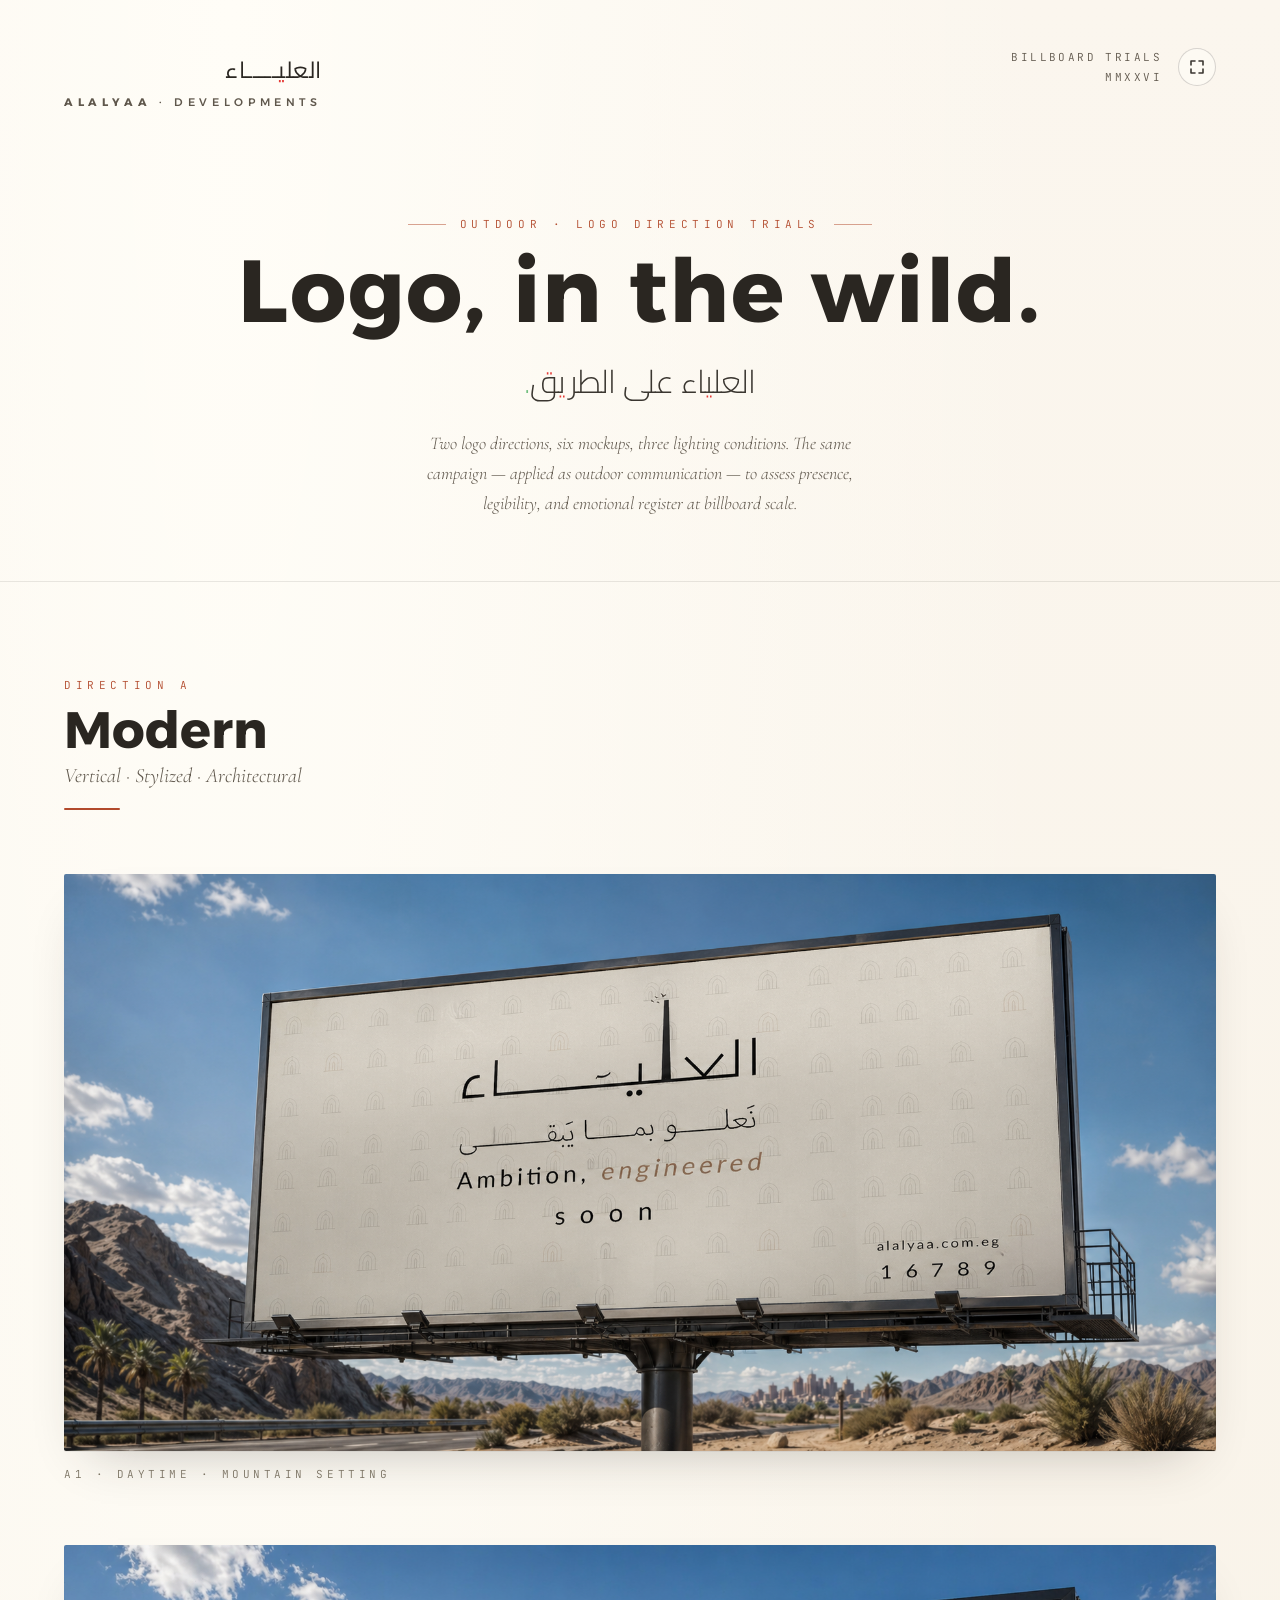
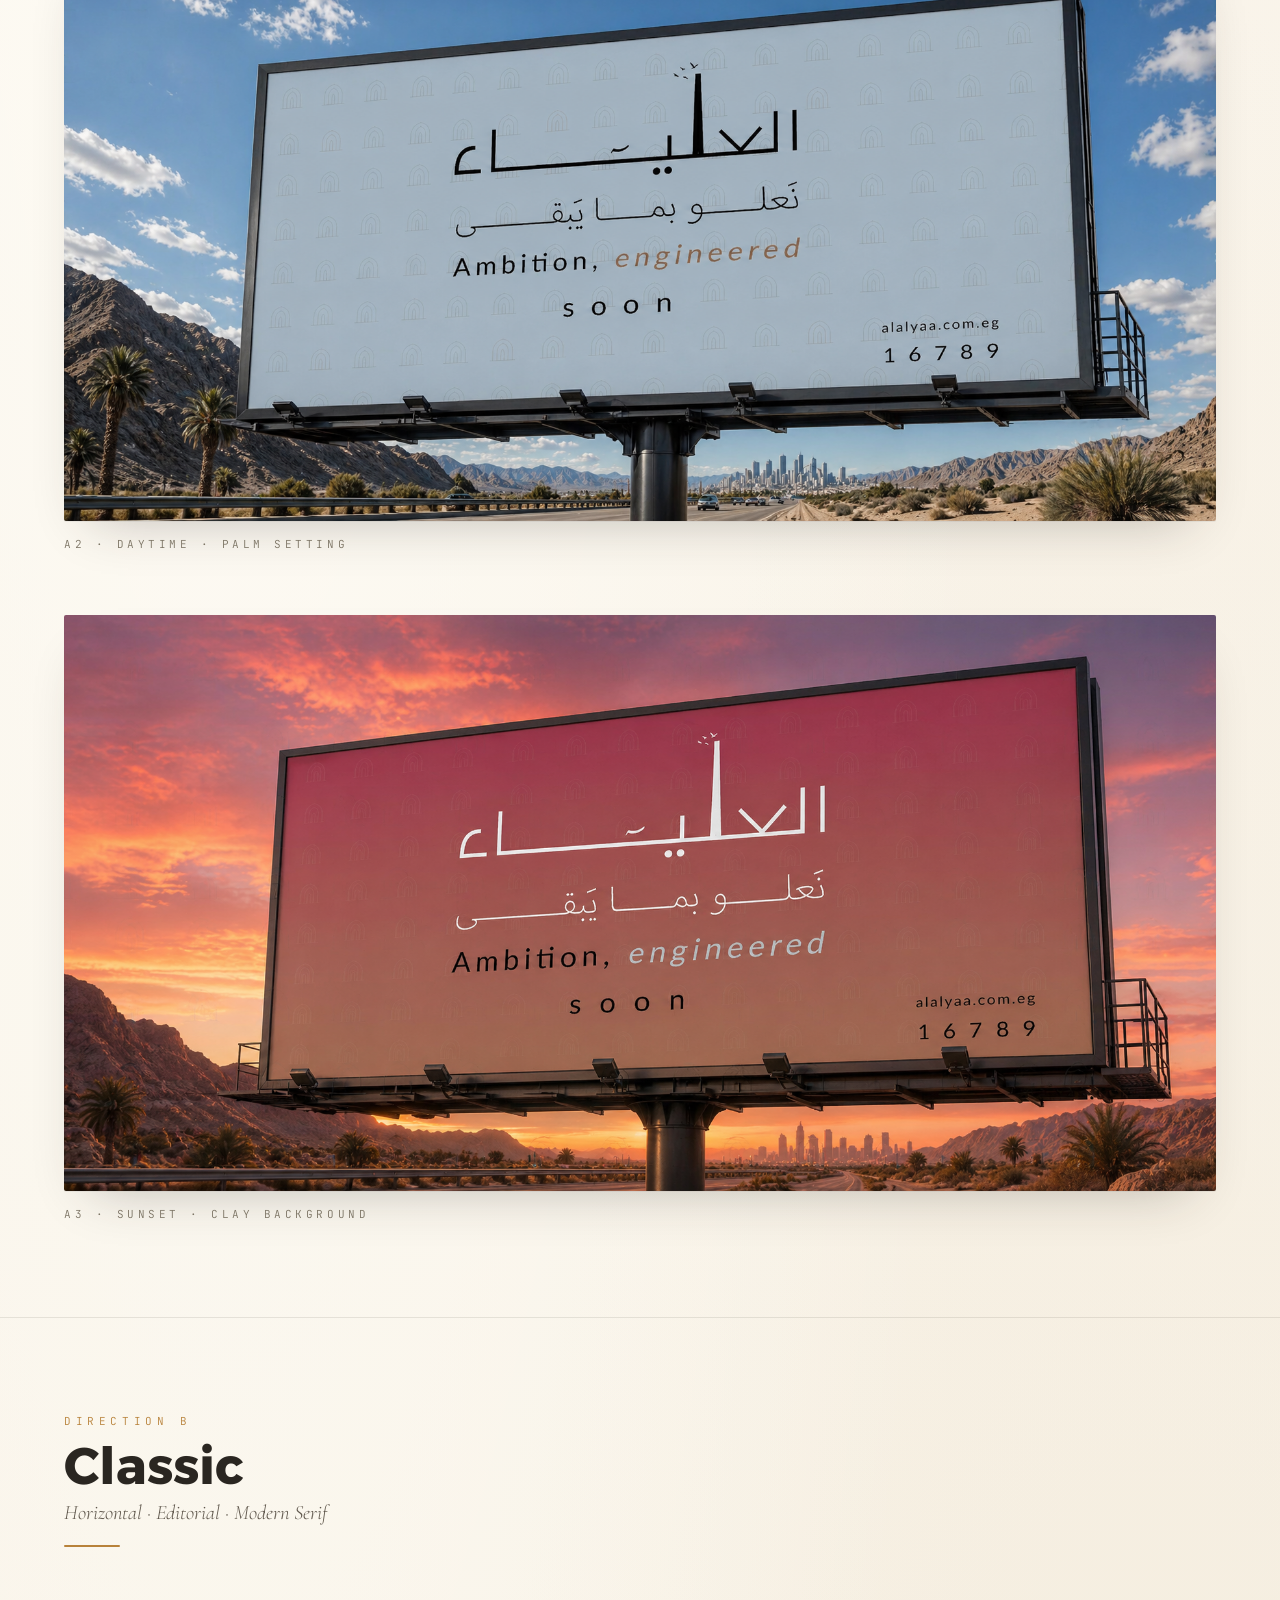
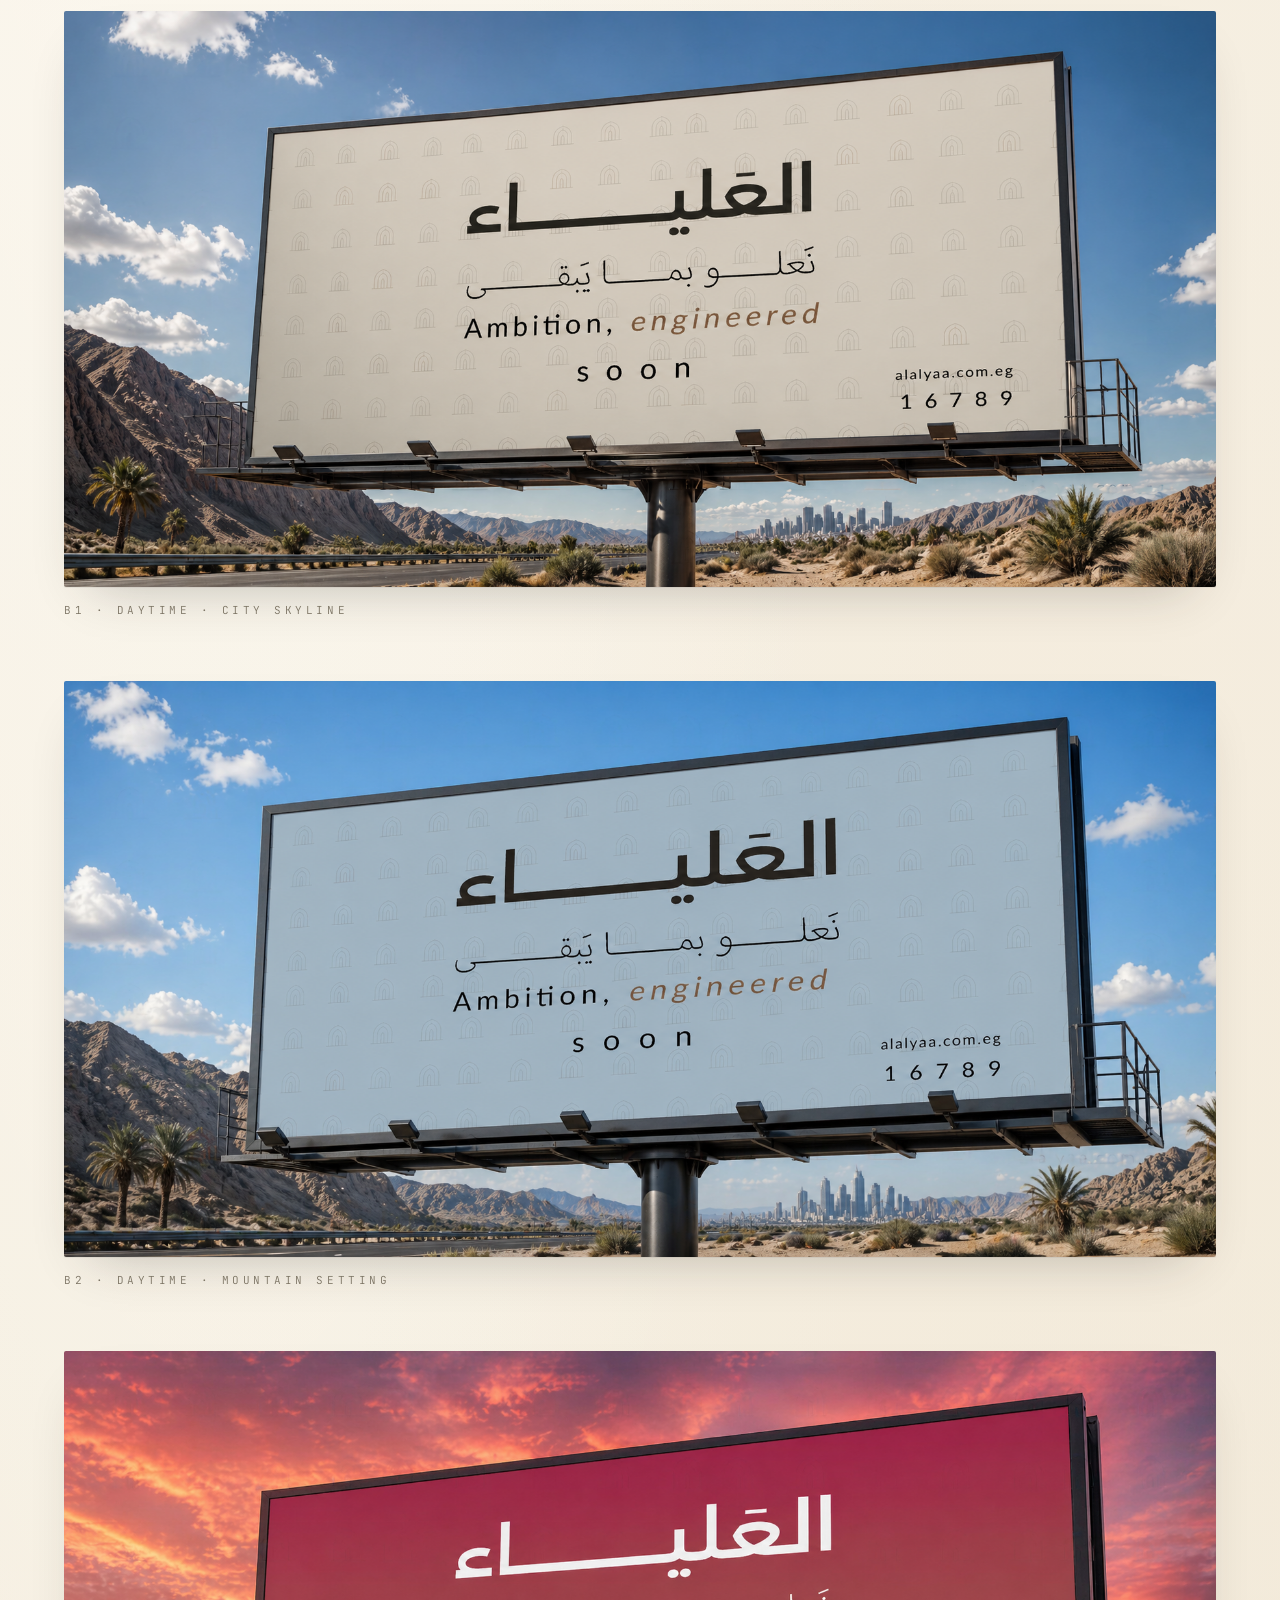
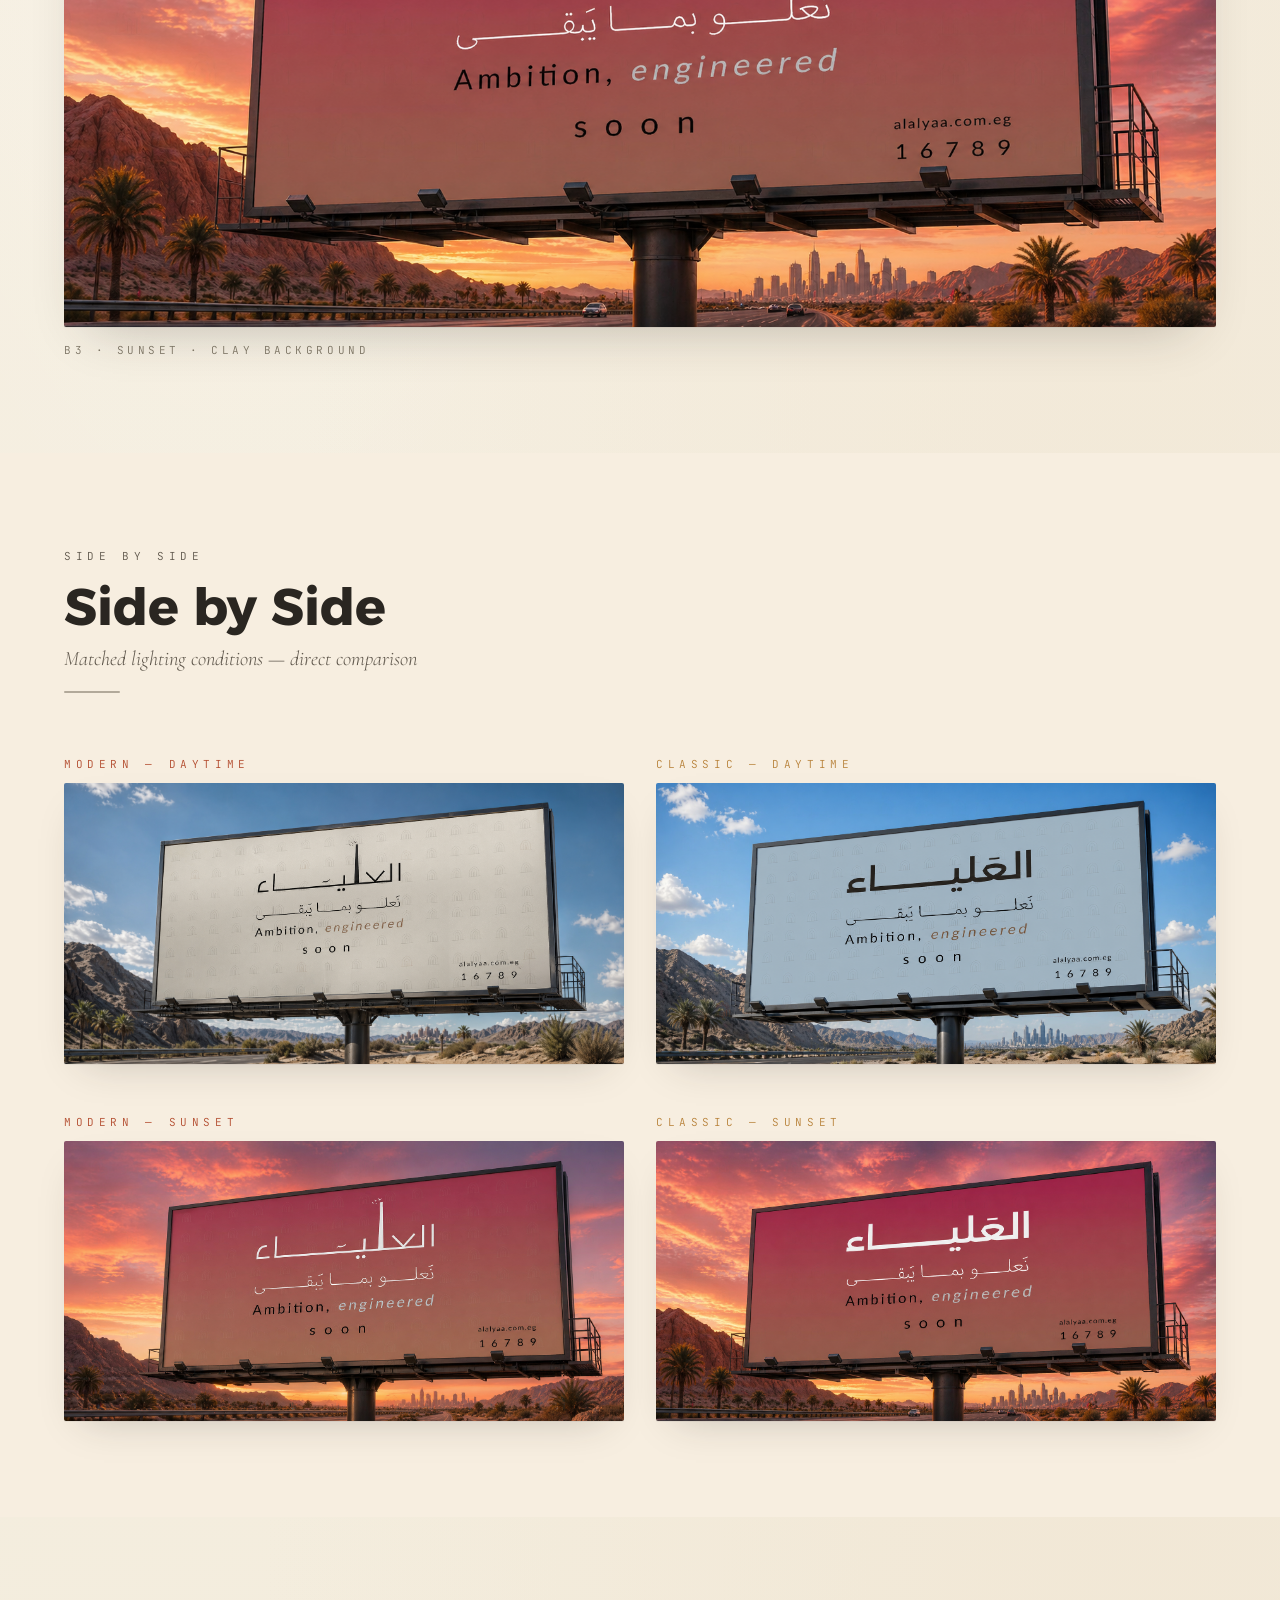
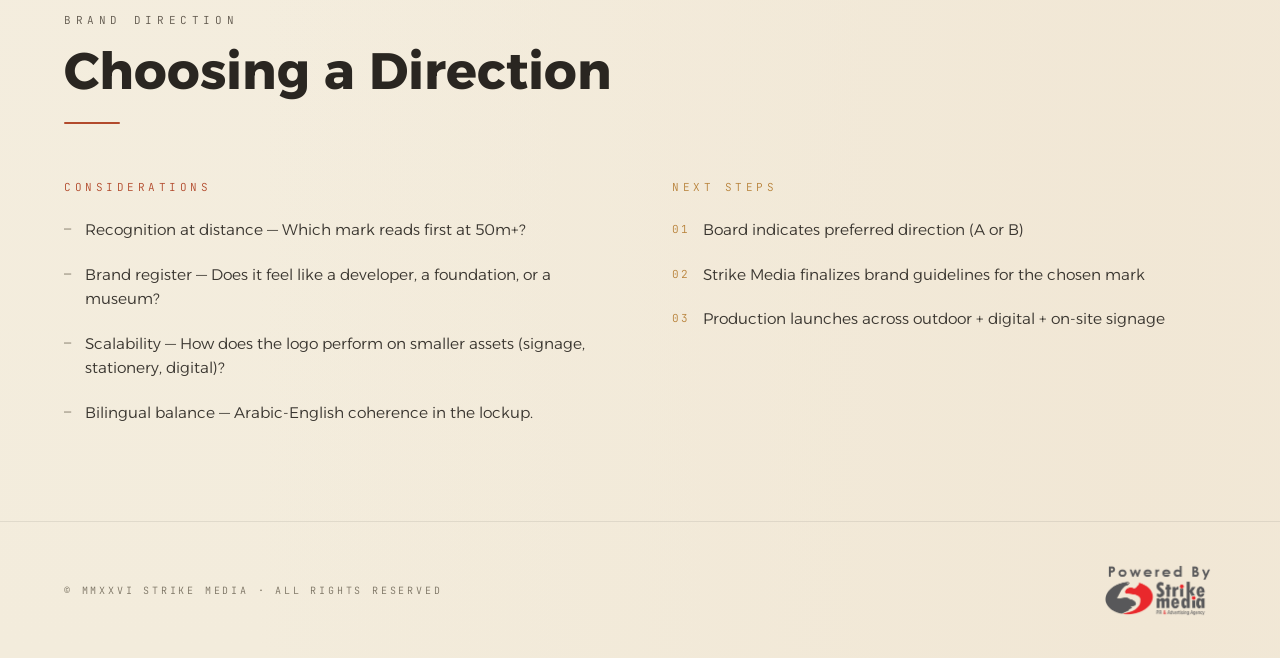
<file: billboards.html>
<!doctype html>
<html lang="en">
<head>
<meta charset="utf-8"/>
<meta name="viewport" content="width=device-width, initial-scale=1"/>
<title>AL ALYAA · Billboard Trials · MMXXVI</title>
<meta name="description" content="AL ALYAA Developments — outdoor billboard mockups testing Modern and Classic logo directions."/>
<link rel="icon" type="image/svg+xml" href="assets/favicon.svg"/>
<link rel="preconnect" href="https://fonts.googleapis.com">
<link rel="preconnect" href="https://fonts.gstatic.com" crossorigin>
<link href="https://fonts.googleapis.com/css2?family=Cairo+Play:wght@300;400;500;600;700&family=Alexandria:wght@200;300;400;500;600;700&family=Cormorant+Garamond:ital,wght@0,300;0,400;1,300;1,400&family=JetBrains+Mono:wght@400;500&display=swap" rel="stylesheet">
<style>
  /* ─────────────────────── tokens ─────────────────────── */
  :root {
    --linen-50:   #FDFAF3;
    --linen-100:  #FBF6EE;
    --linen-200:  #F7EEE0;
    --linen-300:  #F3ECDC;
    --linen-400:  #E7DCC3;

    --ink-warm:   #2A2621;
    --ink-soft:   #3A3630;
    --ink-mute:   #5F574C;
    --ink-faint:  #7A7262;

    --a-brass:    #B8823A;
    --a-brass-lt: #C89A5B;
    --a-clay:     #B24A2C;
    --a-clay-hi:  #C7573A;

    --b-clay:     #C38C6A;

    --ease-out:   cubic-bezier(0.22, 1, 0.36, 1);
  }

  * { box-sizing: border-box; margin: 0; padding: 0; }
  html { scroll-behavior: smooth; }
  html, body { min-height: 100dvh; }
  img, svg { display: block; max-width: 100%; }
  a { color: inherit; text-decoration: none; }
  .al { font-weight: 700; }

  body {
    font-family: 'Alexandria', 'Helvetica Neue', Helvetica, Arial, sans-serif;
    font-weight: 300;
    background:
      radial-gradient(ellipse at 18% 0%, #FFFDF7 0%, transparent 55%),
      radial-gradient(ellipse at 90% 100%, #F1E7D5 0%, transparent 55%),
      linear-gradient(180deg, var(--linen-100) 0%, var(--linen-300) 100%);
    color: var(--ink-soft);
    -webkit-font-smoothing: antialiased;
    -moz-osx-font-smoothing: grayscale;
    text-rendering: optimizeLegibility;
  }

  /* ─────────────────────── page shell ─────────────────────── */
  .page {
    display: flex;
    flex-direction: column;
    min-height: 100dvh;
  }

  /* ─────────────────────── header ─────────────────────── */
  .site-header {
    display: flex;
    justify-content: space-between;
    align-items: flex-start;
    gap: 24px;
    flex-wrap: wrap;
    padding: clamp(24px, 4vw, 48px) clamp(24px, 5vw, 80px) clamp(20px, 3vw, 36px);
    animation: fadeIn 0.9s var(--ease-out) both;
  }

  .mark { display: flex; flex-direction: column; gap: 4px; }
  .mark__ar {
    font-family: 'Cairo Play', sans-serif;
    font-weight: 400;
    font-size: clamp(1.125rem, 1.8vw, 1.5rem);
    direction: rtl;
    color: var(--ink-warm);
    letter-spacing: 0.02em;
  }
  .mark__en {
    font-family: 'Alexandria', sans-serif;
    font-weight: 500;
    font-size: 0.6875rem;
    letter-spacing: 0.42em;
    text-transform: uppercase;
    color: var(--ink-mute);
  }

  .header-right {
    display: inline-flex;
    align-items: flex-start;
    gap: 16px;
  }

  .meta {
    text-align: right;
    font-family: 'JetBrains Mono', monospace;
    font-size: 0.6875rem;
    letter-spacing: 0.22em;
    text-transform: uppercase;
    color: var(--ink-mute);
    line-height: 1.8;
  }

  .fs-toggle {
    display: inline-flex;
    align-items: center;
    justify-content: center;
    width: 38px;
    height: 38px;
    border: 1px solid rgba(42,38,33,0.18);
    border-radius: 999px;
    background: rgba(255,253,247,0.55);
    color: var(--ink-soft);
    cursor: pointer;
    transition: background 240ms var(--ease-out), border-color 240ms var(--ease-out), color 240ms var(--ease-out);
    -webkit-appearance: none;
    appearance: none;
    padding: 0;
    backdrop-filter: blur(4px);
  }
  .fs-toggle:hover, .fs-toggle:focus-visible {
    background: var(--ink-warm);
    color: var(--linen-100);
    border-color: var(--ink-warm);
    outline: none;
  }
  .fs-toggle svg { width: 16px; height: 16px; display: block; }
  .fs-toggle .icon-exit { display: none; }
  body.is-fs .fs-toggle .icon-enter { display: none; }
  body.is-fs .fs-toggle .icon-exit  { display: block; }

  /* ─────────────────────── hero ─────────────────────── */
  .hero {
    text-align: center;
    display: flex;
    flex-direction: column;
    align-items: center;
    gap: clamp(14px, 2vh, 22px);
    padding: clamp(48px, 8vh, 96px) clamp(24px, 5vw, 80px) clamp(48px, 7vh, 88px);
    animation: fadeUp 1s var(--ease-out) 0.1s both;
  }

  .hero__eyebrow {
    font-family: 'JetBrains Mono', monospace;
    font-size: 0.6875rem;
    letter-spacing: 0.42em;
    text-transform: uppercase;
    color: var(--a-clay);
    display: inline-flex;
    align-items: center;
    gap: 14px;
  }
  .hero__eyebrow::before,
  .hero__eyebrow::after {
    content: '';
    display: inline-block;
    width: 38px;
    height: 1px;
    background: var(--a-clay);
    opacity: 0.5;
  }

  .hero__title {
    font-family: 'Alexandria', sans-serif;
    font-weight: 700;
    font-size: clamp(3rem, 7vw, 5.5rem);
    line-height: 0.96;
    letter-spacing: 0.02em;
    color: var(--ink-warm);
  }

  .hero__ar {
    font-family: 'Cairo Play', sans-serif;
    font-weight: 300;
    font-size: clamp(1.25rem, 2.6vw, 2rem);
    direction: rtl;
    color: var(--ink-soft);
  }

  .hero__lede {
    font-family: 'Cormorant Garamond', serif;
    font-style: italic;
    font-weight: 300;
    font-size: clamp(1rem, 1.4vw, 1.1875rem);
    color: var(--ink-mute);
    line-height: 1.65;
    max-width: 58ch;
    margin: 0 auto;
  }

  /* ─────────────────────── section divider ─────────────────────── */
  .section-divider {
    width: 100%;
    height: 1px;
    background: var(--ink-warm);
    opacity: 0.10;
  }

  /* ─────────────────────── direction sections ─────────────────────── */
  .direction {
    padding: clamp(56px, 8vw, 96px) clamp(24px, 5vw, 80px);
    max-width: 1440px;
    width: 100%;
    margin: 0 auto;
  }

  .direction__header {
    margin-bottom: clamp(40px, 5vw, 64px);
  }

  .direction__eyebrow {
    font-family: 'JetBrains Mono', monospace;
    font-size: 0.6875rem;
    letter-spacing: 0.42em;
    text-transform: uppercase;
    color: var(--a-clay);
    display: block;
    margin-bottom: 12px;
  }
  .direction--b .direction__eyebrow {
    color: var(--a-brass);
  }

  .direction__title {
    font-family: 'Alexandria', sans-serif;
    font-weight: 700;
    font-size: clamp(2rem, 4vw, 3.25rem);
    line-height: 1;
    color: var(--ink-warm);
    margin-bottom: 8px;
  }

  .direction__subtitle {
    font-family: 'Cormorant Garamond', serif;
    font-style: italic;
    font-weight: 300;
    font-size: clamp(1rem, 1.6vw, 1.3125rem);
    color: var(--ink-mute);
  }

  .direction__rule {
    width: 56px;
    height: 2px;
    background: var(--a-clay);
    margin-top: 20px;
    border-radius: 1px;
  }
  .direction--b .direction__rule {
    background: var(--a-brass);
  }

  /* ─────────────────────── billboard stack ─────────────────────── */
  .billboard-stack {
    display: flex;
    flex-direction: column;
    gap: 64px;
  }

  .billboard-item {
    display: flex;
    flex-direction: column;
    gap: 16px;
  }

  .billboard-item__link {
    display: block;
    border-radius: 2px;
    overflow: hidden;
    max-width: 1200px;
    box-shadow:
      0 1px 0 rgba(42,38,33,0.06),
      0 24px 52px -28px rgba(42,38,33,0.30);
    transition: transform 480ms var(--ease-out), box-shadow 480ms var(--ease-out);
  }
  .billboard-item__link:hover,
  .billboard-item__link:focus-visible {
    transform: translateY(-4px);
    box-shadow:
      0 1px 0 rgba(42,38,33,0.08),
      0 36px 64px -28px rgba(42,38,33,0.40);
    outline: none;
  }
  .billboard-item__link img {
    width: 100%;
    height: auto;
    display: block;
    transition: transform 720ms var(--ease-out);
  }
  .billboard-item__link:hover img,
  .billboard-item__link:focus-visible img {
    transform: scale(1.01);
  }

  .billboard-item__caption {
    font-family: 'JetBrains Mono', monospace;
    font-size: 0.6875rem;
    letter-spacing: 0.32em;
    text-transform: uppercase;
    color: var(--ink-faint);
    max-width: 1200px;
  }

  /* ─────────────────────── comparison section ─────────────────────── */
  .comparison {
    padding: clamp(56px, 8vw, 96px) clamp(24px, 5vw, 80px);
    background: var(--linen-200);
  }

  .comparison__inner {
    max-width: 1440px;
    margin: 0 auto;
  }

  .comparison__header {
    margin-bottom: clamp(40px, 5vw, 64px);
  }

  .comparison__eyebrow {
    font-family: 'JetBrains Mono', monospace;
    font-size: 0.6875rem;
    letter-spacing: 0.42em;
    text-transform: uppercase;
    color: var(--ink-mute);
    display: block;
    margin-bottom: 12px;
  }

  .comparison__title {
    font-family: 'Alexandria', sans-serif;
    font-weight: 700;
    font-size: clamp(2rem, 4vw, 3.25rem);
    color: var(--ink-warm);
    margin-bottom: 8px;
  }

  .comparison__sub {
    font-family: 'Cormorant Garamond', serif;
    font-style: italic;
    font-weight: 300;
    font-size: clamp(1rem, 1.6vw, 1.3125rem);
    color: var(--ink-mute);
  }

  .comparison__rule {
    width: 56px;
    height: 2px;
    background: var(--ink-faint);
    margin-top: 20px;
    border-radius: 1px;
    opacity: 0.55;
  }

  .comparison__grid {
    display: flex;
    flex-direction: column;
    gap: clamp(32px, 4vw, 52px);
  }

  .comparison__row {
    display: grid;
    grid-template-columns: 1fr 1fr;
    gap: clamp(16px, 2.5vw, 32px);
  }

  @media (max-width: 640px) {
    .comparison__row { grid-template-columns: 1fr; }
  }

  .comparison__cell {
    display: flex;
    flex-direction: column;
    gap: 12px;
  }

  .comparison__label {
    font-family: 'JetBrains Mono', monospace;
    font-size: 0.6875rem;
    letter-spacing: 0.42em;
    text-transform: uppercase;
    color: var(--ink-mute);
  }
  .comparison__label--modern { color: var(--a-clay); }
  .comparison__label--classic { color: var(--a-brass); }

  .comparison__img-wrap {
    display: block;
    border-radius: 2px;
    overflow: hidden;
    box-shadow:
      0 1px 0 rgba(42,38,33,0.06),
      0 16px 40px -20px rgba(42,38,33,0.26);
    transition: transform 480ms var(--ease-out), box-shadow 480ms var(--ease-out);
  }
  .comparison__img-wrap:hover,
  .comparison__img-wrap:focus-visible {
    transform: translateY(-3px);
    box-shadow:
      0 1px 0 rgba(42,38,33,0.08),
      0 28px 52px -20px rgba(42,38,33,0.36);
    outline: none;
  }
  .comparison__img-wrap img {
    width: 100%;
    height: auto;
    display: block;
  }

  /* ─────────────────────── considerations ─────────────────────── */
  .considerations {
    padding: clamp(56px, 8vw, 96px) clamp(24px, 5vw, 80px);
    max-width: 1440px;
    width: 100%;
    margin: 0 auto;
  }

  .considerations__eyebrow {
    font-family: 'JetBrains Mono', monospace;
    font-size: 0.6875rem;
    letter-spacing: 0.42em;
    text-transform: uppercase;
    color: var(--ink-mute);
    display: block;
    margin-bottom: 12px;
  }

  .considerations__title {
    font-family: 'Alexandria', sans-serif;
    font-weight: 700;
    font-size: clamp(2rem, 4vw, 3.25rem);
    color: var(--ink-warm);
    margin-bottom: 20px;
  }

  .considerations__rule {
    width: 56px;
    height: 2px;
    background: var(--a-clay);
    border-radius: 1px;
    margin-bottom: clamp(36px, 5vw, 56px);
  }

  .considerations__cols {
    display: grid;
    grid-template-columns: 1fr 1fr;
    gap: clamp(32px, 5vw, 72px);
  }

  @media (max-width: 720px) {
    .considerations__cols { grid-template-columns: 1fr; }
  }

  .considerations__col-title {
    font-family: 'JetBrains Mono', monospace;
    font-size: 0.6875rem;
    letter-spacing: 0.32em;
    text-transform: uppercase;
    color: var(--a-clay);
    margin-bottom: 24px;
    display: block;
  }
  .considerations__col--right .considerations__col-title {
    color: var(--a-brass);
  }

  .considerations__list {
    list-style: none;
    display: flex;
    flex-direction: column;
    gap: 20px;
  }

  .considerations__list li {
    display: flex;
    gap: 14px;
    font-family: 'Alexandria', sans-serif;
    font-weight: 300;
    font-size: clamp(0.9375rem, 1.2vw, 1.0625rem);
    color: var(--ink-soft);
    line-height: 1.6;
  }

  .considerations__list li::before {
    content: '\2014';
    font-family: 'JetBrains Mono', monospace;
    font-size: 0.75rem;
    color: var(--ink-faint);
    flex-shrink: 0;
    margin-top: 0.2em;
  }

  .considerations__steps {
    list-style: none;
    display: flex;
    flex-direction: column;
    gap: 20px;
    counter-reset: steps;
  }

  .considerations__steps li {
    display: flex;
    gap: 14px;
    font-family: 'Alexandria', sans-serif;
    font-weight: 300;
    font-size: clamp(0.9375rem, 1.2vw, 1.0625rem);
    color: var(--ink-soft);
    line-height: 1.6;
    counter-increment: steps;
  }

  .considerations__steps li::before {
    content: counter(steps, decimal-leading-zero);
    font-family: 'JetBrains Mono', monospace;
    font-size: 0.6875rem;
    color: var(--a-brass);
    flex-shrink: 0;
    margin-top: 0.3em;
    letter-spacing: 0.14em;
  }

  /* ─────────────────────── footer ─────────────────────── */
  footer {
    margin-top: auto;
    padding: clamp(24px, 4vh, 48px) clamp(24px, 5vw, 80px);
    display: flex;
    justify-content: space-between;
    align-items: center;
    gap: 24px;
    flex-wrap: wrap;
    border-top: 1px solid rgba(42,38,33,0.09);
  }

  .copyright {
    font-family: 'JetBrains Mono', monospace;
    font-size: 0.625rem;
    letter-spacing: 0.28em;
    text-transform: uppercase;
    color: var(--ink-faint);
  }

  .poweredby__img {
    display: block;
    height: 64px;
    width: auto;
  }

  /* ─────────────────────── fade-up reveal ─────────────────────── */
  .reveal {
    opacity: 0;
    transform: translateY(28px);
    transition: opacity 0.75s var(--ease-out), transform 0.75s var(--ease-out);
  }
  .reveal.is-visible {
    opacity: 1;
    transform: translateY(0);
  }

  /* ─────────────────────── keyframes ─────────────────────── */
  @keyframes fadeIn  { from { opacity: 0; } to { opacity: 1; } }
  @keyframes fadeUp  { from { opacity: 0; transform: translateY(24px); } to { opacity: 1; transform: translateY(0); } }

  @media (prefers-reduced-motion: reduce) {
    * { animation-duration: 0.01ms !important; animation-iteration-count: 1 !important; transition-duration: 0.01ms !important; }
    .reveal { opacity: 1; transform: none; }
  }
</style>
</head>
<body>

<div class="page">

  <!-- ─────────────── Header ─────────────── -->
  <header class="site-header">
    <div class="mark">
      <span class="mark__ar">العليـــــاء</span>
      <span class="mark__en"><strong class="al">ALALYAA</strong> · DEVELOPMENTS</span>
    </div>
    <div class="header-right">
      <div class="meta">
        Billboard Trials<br/>
        MMXXVI
      </div>
      <button type="button" class="fs-toggle" id="fsToggle"
              aria-label="Toggle full-screen" title="Toggle full-screen (F)">
        <svg class="icon-enter" viewBox="0 0 16 16" fill="none" stroke="currentColor"
             stroke-width="1.6" stroke-linecap="round" stroke-linejoin="round" aria-hidden="true">
          <path d="M2 6V2h4M14 6V2h-4M2 10v4h4M14 10v4h-4"/>
        </svg>
        <svg class="icon-exit" viewBox="0 0 16 16" fill="none" stroke="currentColor"
             stroke-width="1.6" stroke-linecap="round" stroke-linejoin="round" aria-hidden="true">
          <path d="M6 2v4H2M10 2v4h4M6 14v-4H2M10 14v-4h4"/>
        </svg>
      </button>
    </div>
  </header>

  <!-- ─────────────── Hero ─────────────── -->
  <section class="hero" aria-label="Page hero">
    <span class="hero__eyebrow">OUTDOOR · LOGO DIRECTION TRIALS</span>
    <h1 class="hero__title">Logo, in the wild.</h1>
    <p class="hero__ar">العلياء على الطريق.</p>
    <p class="hero__lede">
      Two logo directions, six mockups, three lighting conditions.
      The same campaign — applied as outdoor communication — to assess
      presence, legibility, and emotional register at billboard scale.
    </p>
  </section>

  <div class="section-divider" aria-hidden="true"></div>

  <!-- ─────────────── Direction A — Modern ─────────────── -->
  <section class="direction direction--a" aria-label="Direction A — Modern">
    <div class="direction__header reveal">
      <span class="direction__eyebrow">DIRECTION A</span>
      <h2 class="direction__title">Modern</h2>
      <p class="direction__subtitle">Vertical · Stylized · Architectural</p>
      <div class="direction__rule" aria-hidden="true"></div>
    </div>

    <div class="billboard-stack">

      <div class="billboard-item reveal">
        <a class="billboard-item__link"
           href="assets/billboards/ALALYAA_1.png"
           target="_blank" rel="noopener"
           aria-label="A1 — Daytime Mountain Setting, open full size">
          <img src="assets/billboards/ALALYAA_1.png"
               alt="Modern logo direction — daytime billboard mockup, mountain setting"
               loading="lazy"/>
        </a>
        <span class="billboard-item__caption">A1 · Daytime · Mountain Setting</span>
      </div>

      <div class="billboard-item reveal">
        <a class="billboard-item__link"
           href="assets/billboards/ALALYAA_4.png"
           target="_blank" rel="noopener"
           aria-label="A2 — Daytime Palm Setting, open full size">
          <img src="assets/billboards/ALALYAA_4.png"
               alt="Modern logo direction — daytime billboard mockup, palm setting"
               loading="lazy"/>
        </a>
        <span class="billboard-item__caption">A2 · Daytime · Palm Setting</span>
      </div>

      <div class="billboard-item reveal">
        <a class="billboard-item__link"
           href="assets/billboards/ALALYAA_5.png"
           target="_blank" rel="noopener"
           aria-label="A3 — Sunset Clay Background, open full size">
          <img src="assets/billboards/ALALYAA_5.png"
               alt="Modern logo direction — sunset billboard mockup, clay background"
               loading="lazy"/>
        </a>
        <span class="billboard-item__caption">A3 · Sunset · Clay Background</span>
      </div>

    </div>
  </section>

  <div class="section-divider" aria-hidden="true"></div>

  <!-- ─────────────── Direction B — Classic ─────────────── -->
  <section class="direction direction--b" aria-label="Direction B — Classic">
    <div class="direction__header reveal">
      <span class="direction__eyebrow">DIRECTION B</span>
      <h2 class="direction__title">Classic</h2>
      <p class="direction__subtitle">Horizontal · Editorial · Modern Serif</p>
      <div class="direction__rule" aria-hidden="true"></div>
    </div>

    <div class="billboard-stack">

      <div class="billboard-item reveal">
        <a class="billboard-item__link"
           href="assets/billboards/ALALYAA_2.png"
           target="_blank" rel="noopener"
           aria-label="B1 — Daytime City Skyline, open full size">
          <img src="assets/billboards/ALALYAA_2.png"
               alt="Classic logo direction — daytime billboard mockup, city skyline"
               loading="lazy"/>
        </a>
        <span class="billboard-item__caption">B1 · Daytime · City Skyline</span>
      </div>

      <div class="billboard-item reveal">
        <a class="billboard-item__link"
           href="assets/billboards/ALALYAA_3.png"
           target="_blank" rel="noopener"
           aria-label="B2 — Daytime Mountain Setting, open full size">
          <img src="assets/billboards/ALALYAA_3.png"
               alt="Classic logo direction — daytime billboard mockup, mountain setting"
               loading="lazy"/>
        </a>
        <span class="billboard-item__caption">B2 · Daytime · Mountain Setting</span>
      </div>

      <div class="billboard-item reveal">
        <a class="billboard-item__link"
           href="assets/billboards/ALALYAA_6.png"
           target="_blank" rel="noopener"
           aria-label="B3 — Sunset Clay Background, open full size">
          <img src="assets/billboards/ALALYAA_6.png"
               alt="Classic logo direction — sunset billboard mockup, clay background"
               loading="lazy"/>
        </a>
        <span class="billboard-item__caption">B3 · Sunset · Clay Background</span>
      </div>

    </div>
  </section>

  <!-- ─────────────── Side-by-Side Comparison ─────────────── -->
  <section class="comparison" aria-label="Side-by-side comparison">
    <div class="comparison__inner">
      <div class="comparison__header reveal">
        <span class="comparison__eyebrow">SIDE BY SIDE</span>
        <h2 class="comparison__title">Side by Side</h2>
        <p class="comparison__sub">Matched lighting conditions — direct comparison</p>
        <div class="comparison__rule" aria-hidden="true"></div>
      </div>

      <div class="comparison__grid">

        <div class="comparison__row reveal">
          <div class="comparison__cell">
            <span class="comparison__label comparison__label--modern">MODERN — Daytime</span>
            <a class="comparison__img-wrap"
               href="assets/billboards/ALALYAA_1.png"
               target="_blank" rel="noopener"
               aria-label="Modern logo, daytime — open full size">
              <img src="assets/billboards/ALALYAA_1.png"
                   alt="Modern logo direction — daytime"
                   loading="lazy"/>
            </a>
          </div>
          <div class="comparison__cell">
            <span class="comparison__label comparison__label--classic">CLASSIC — Daytime</span>
            <a class="comparison__img-wrap"
               href="assets/billboards/ALALYAA_3.png"
               target="_blank" rel="noopener"
               aria-label="Classic logo, daytime — open full size">
              <img src="assets/billboards/ALALYAA_3.png"
                   alt="Classic logo direction — daytime"
                   loading="lazy"/>
            </a>
          </div>
        </div>

        <div class="comparison__row reveal">
          <div class="comparison__cell">
            <span class="comparison__label comparison__label--modern">MODERN — Sunset</span>
            <a class="comparison__img-wrap"
               href="assets/billboards/ALALYAA_5.png"
               target="_blank" rel="noopener"
               aria-label="Modern logo, sunset — open full size">
              <img src="assets/billboards/ALALYAA_5.png"
                   alt="Modern logo direction — sunset"
                   loading="lazy"/>
            </a>
          </div>
          <div class="comparison__cell">
            <span class="comparison__label comparison__label--classic">CLASSIC — Sunset</span>
            <a class="comparison__img-wrap"
               href="assets/billboards/ALALYAA_6.png"
               target="_blank" rel="noopener"
               aria-label="Classic logo, sunset — open full size">
              <img src="assets/billboards/ALALYAA_6.png"
                   alt="Classic logo direction — sunset"
                   loading="lazy"/>
            </a>
          </div>
        </div>

      </div>
    </div>
  </section>

  <!-- ─────────────── Considerations ─────────────── -->
  <section class="considerations" aria-label="Choosing a direction">
    <span class="considerations__eyebrow reveal">BRAND DIRECTION</span>
    <h2 class="considerations__title reveal">Choosing a Direction</h2>
    <div class="considerations__rule reveal" aria-hidden="true"></div>

    <div class="considerations__cols">
      <div class="considerations__col considerations__col--left reveal">
        <span class="considerations__col-title">Considerations</span>
        <ul class="considerations__list">
          <li>Recognition at distance — Which mark reads first at 50m+?</li>
          <li>Brand register — Does it feel like a developer, a foundation, or a museum?</li>
          <li>Scalability — How does the logo perform on smaller assets (signage, stationery, digital)?</li>
          <li>Bilingual balance — Arabic-English coherence in the lockup.</li>
        </ul>
      </div>
      <div class="considerations__col considerations__col--right reveal">
        <span class="considerations__col-title">Next Steps</span>
        <ol class="considerations__steps">
          <li>Board indicates preferred direction (A or B)</li>
          <li>Strike Media finalizes brand guidelines for the chosen mark</li>
          <li>Production launches across outdoor + digital + on-site signage</li>
        </ol>
      </div>
    </div>
  </section>

  <!-- ─────────────── Footer ─────────────── -->
  <footer>
    <span class="copyright">&copy; MMXXVI STRIKE MEDIA &middot; All Rights Reserved</span>
    <div class="poweredby">
      <img class="poweredby__img"
           src="assets/Powered%20By.png"
           alt="Powered by Strike Media — PR & Advertising Agency"/>
    </div>
  </footer>

</div><!-- /.page -->

<script>
  (function () {
    const docEl = document.documentElement;
    const body  = document.body;
    const btn   = document.getElementById('fsToggle');

    function fsElement() {
      return document.fullscreenElement || document.webkitFullscreenElement || null;
    }
    function requestFs(el) {
      const fn = el.requestFullscreen || el.webkitRequestFullscreen;
      return fn ? fn.call(el) : Promise.reject(new Error('Fullscreen unsupported'));
    }
    function exitFs() {
      const fn = document.exitFullscreen || document.webkitExitFullscreen;
      return fn ? fn.call(document) : Promise.reject(new Error('Fullscreen unsupported'));
    }
    function syncBodyState() {
      body.classList.toggle('is-fs', !!fsElement());
    }

    if (btn) {
      btn.addEventListener('click', () => {
        if (fsElement()) {
          exitFs().catch(() => {});
        } else {
          requestFs(docEl).catch(() => {});
        }
      });
    }

    window.addEventListener('keydown', (e) => {
      const t = e.target;
      if (t && (t.isContentEditable || /^(INPUT|TEXTAREA|SELECT)$/.test(t.tagName))) return;
      if (e.metaKey || e.ctrlKey || e.altKey) return;
      if (e.key === 'f' || e.key === 'F') {
        e.preventDefault();
        if (fsElement()) exitFs().catch(() => {});
        else requestFs(docEl).catch(() => {});
      }
    });

    document.addEventListener('fullscreenchange', syncBodyState);
    document.addEventListener('webkitfullscreenchange', syncBodyState);

    // Auto-enter fullscreen when ?fs=1 is present (triggered by parent hub)
    if (new URLSearchParams(location.search).get('fs') === '1') {
      window.addEventListener('click', function onFirstClick() {
        window.removeEventListener('click', onFirstClick);
        requestFs(docEl).catch(() => {});
      }, { once: true });
    }

    // Intersection Observer — fade-up reveal on scroll
    const revealEls = document.querySelectorAll('.reveal');
    if ('IntersectionObserver' in window) {
      const obs = new IntersectionObserver((entries) => {
        entries.forEach((entry) => {
          if (entry.isIntersecting) {
            entry.target.classList.add('is-visible');
            obs.unobserve(entry.target);
          }
        });
      }, { threshold: 0.12 });
      revealEls.forEach((el) => obs.observe(el));
    } else {
      revealEls.forEach((el) => el.classList.add('is-visible'));
    }
  })();
</script>

</body>
</html>
</file>
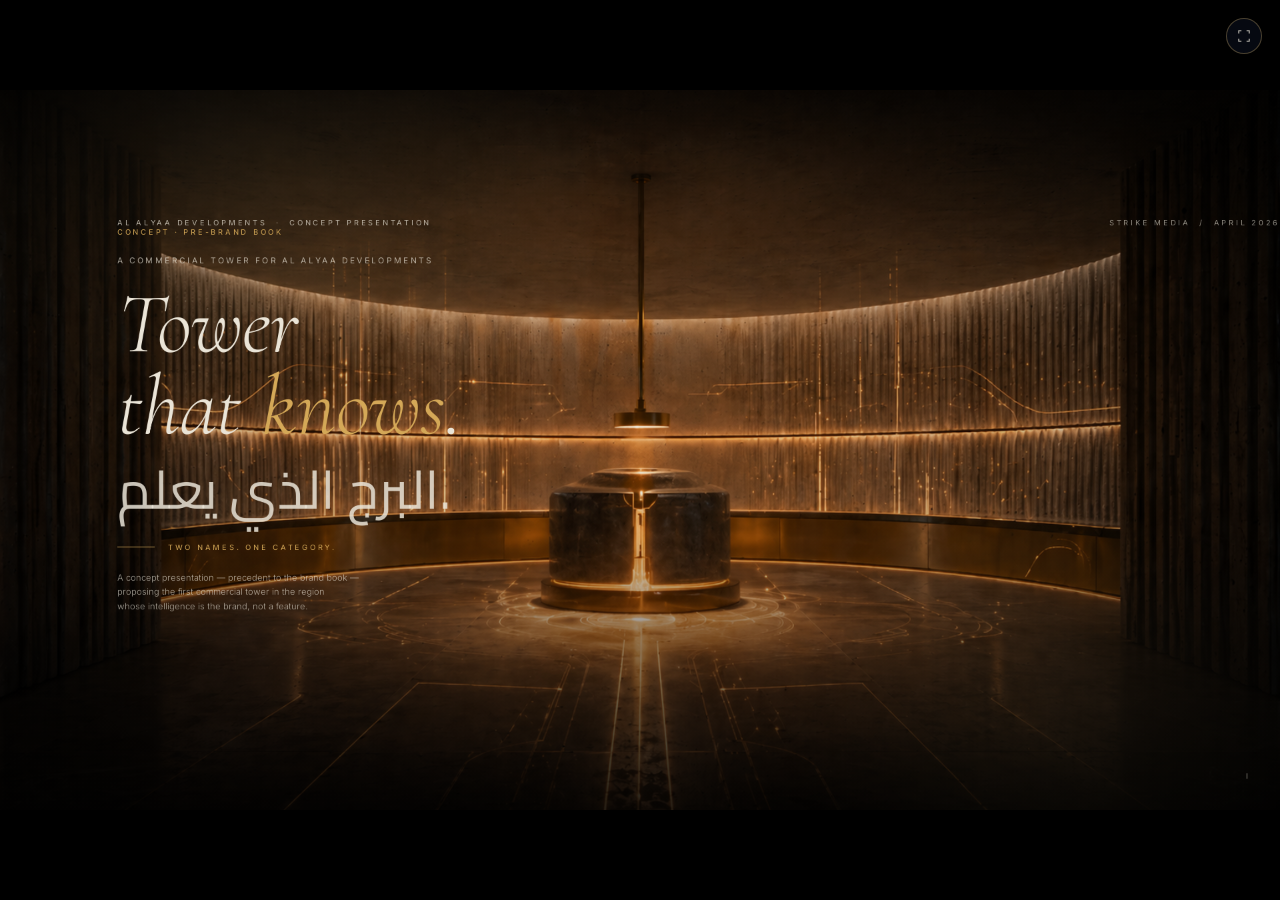
<file: option-c.html>
<!doctype html>
<html lang="en">
<head>
<meta charset="utf-8" />
<title>Al Alyaa — Concept Presentation</title>
<link rel="icon" type="image/svg+xml" href="assets/favicon.svg"/>
<script type="application/json" id="speaker-notes">[]</script>
<link rel="preconnect" href="https://fonts.googleapis.com">
<link rel="preconnect" href="https://fonts.gstatic.com" crossorigin>
<link href="https://fonts.googleapis.com/css2?family=Cormorant+Garamond:ital,wght@0,300;0,400;0,500;1,300;1,400&family=Inter:wght@100;200;300;400;500;600&family=JetBrains+Mono:wght@300;400;500&family=Noto+Naskh+Arabic:wght@400;500;600&family=Noto+Kufi+Arabic:wght@300;400;500&family=Reem+Kufi:wght@400;500;600&family=Cairo:wght@300;400;500;600;700&display=swap" rel="stylesheet">

<script>
const TWEAK_DEFAULTS = /*EDITMODE-BEGIN*/{
  "accent": "champagne",
  "ground": "midnight",
  "display": "cormorant",
  "showGrid": false
}/*EDITMODE-END*/;
</script>

<style>
  :root {
    --ground: #0B1220;          /* midnight navy */
    --ground-2: #111826;        /* charcoal navy */
    --ground-3: #0F1622;
    --ivory: #EAE4D7;           /* warm ivory */
    --ivory-dim: rgba(234,228,215,0.72);
    --ivory-mute: rgba(234,228,215,0.48);
    --ivory-faint: rgba(234,228,215,0.22);
    --ivory-line: rgba(234,228,215,0.14);
    --ivory-hair: rgba(234,228,215,0.08);
    --champagne: #C9A96A;
    --champagne-dim: rgba(201,169,106,0.72);
    --stone: #A89B88;
    --ink: #0B1220;
    --paper: #EAE4D7;
    --paper-2: #E2DBCB;
    --paper-line: rgba(11,18,32,0.12);
    --paper-mute: rgba(11,18,32,0.6);
    --paper-faint: rgba(11,18,32,0.38);

    --serif: "Cormorant Garamond", "EB Garamond", Georgia, serif;
    --sans: "Inter", -apple-system, BlinkMacSystemFont, "Helvetica Neue", sans-serif;
    --arabic: "Cairo", "Noto Naskh Arabic", sans-serif;
  }

  html, body { margin: 0; padding: 0; background: #000; }
  body { font-family: var(--sans); color: var(--ivory); }

  deck-stage { background: #000; }

  section {
    background: var(--ground);
    color: var(--ivory);
    overflow: hidden;
    position: relative;
  }

  /* ---------- Chrome (chapter marker + page number) ---------- */
  .chapter {
    position: absolute; top: 64px; left: 88px;
    font-family: var(--sans); font-weight: 400;
    font-size: 14px; letter-spacing: 0.32em;
    text-transform: uppercase;
    color: var(--ivory-mute);
  }
  .pageno {
    position: absolute; bottom: 56px; right: 88px;
    font-family: var(--sans); font-weight: 300;
    font-size: 14px; letter-spacing: 0.24em;
    color: var(--ivory-mute);
  }
  .imprint {
    position: absolute; bottom: 56px; left: 88px;
    font-family: var(--sans); font-weight: 400;
    font-size: 13px; letter-spacing: 0.36em;
    text-transform: uppercase;
    color: var(--ivory-faint);
  }

  /* paper variant flips chrome to dark ink */
  section.paper { background: var(--paper); color: var(--ink); }
  section.paper .chapter,
  section.paper .pageno { color: var(--paper-mute); }
  section.paper .imprint { color: var(--paper-faint); }

  /* frame = the writable area inside the chrome margins */
  .frame {
    position: absolute; inset: 120px 88px 112px 88px;
    display: flex;
  }

  /* ---------- Display type ---------- */
  .display {
    font-family: var(--serif);
    font-weight: 300;
    font-style: italic;
    font-size: 96px;
    line-height: 1.02;
    letter-spacing: -0.01em;
    color: var(--ivory);
    margin: 0;
  }
  .display.roman { font-style: normal; }
  .display-s {
    font-family: var(--serif);
    font-weight: 300;
    font-size: 64px;
    line-height: 1.05;
    letter-spacing: -0.005em;
    margin: 0;
  }
  .kicker {
    font-family: var(--sans);
    font-weight: 400;
    font-size: 13px;
    letter-spacing: 0.36em;
    text-transform: uppercase;
    color: var(--champagne);
  }
  .lede {
    font-family: var(--sans);
    font-weight: 300;
    font-size: 24px;
    line-height: 1.55;
    letter-spacing: 0.005em;
    color: var(--ivory-dim);
    max-width: 560px;
  }
  .caption {
    font-family: var(--sans);
    font-weight: 400;
    font-size: 12px;
    letter-spacing: 0.32em;
    text-transform: uppercase;
    color: var(--ivory-mute);
  }
  .rule { height: 1px; background: var(--ivory-line); border: 0; margin: 0; }
  .rule.champagne { background: var(--champagne); height: 1px; width: 48px; }

  /* ---------- Slide 1 Cover ---------- */
  .cover-letter {
    position: absolute;
    font-family: var(--serif);
    font-style: italic;
    font-weight: 300;
    font-size: 640px;
    line-height: 0.82;
    letter-spacing: -0.04em;
    color: var(--ivory);
    opacity: 0.06;
    user-select: none;
  }
  .cover-axis {
    position: absolute; inset: 0;
    pointer-events: none;
  }

  /* ---------- Generic helpers ---------- */
  .col { display: flex; flex-direction: column; }
  .row { display: flex; flex-direction: row; }
  .grow { flex: 1; }

  .footnote {
    font-family: var(--sans);
    font-size: 13px;
    letter-spacing: 0.02em;
    line-height: 1.55;
    color: var(--ivory-mute);
  }

  /* numbered lists (monograph spec style) */
  .spec-row {
    display: grid;
    grid-template-columns: 52px 1fr;
    padding: 22px 0;
    border-top: 1px solid var(--ivory-line);
    gap: 40px;
    align-items: baseline;
  }
  .spec-row:last-child { border-bottom: 1px solid var(--ivory-line); }
  .spec-num {
    font-family: var(--sans);
    font-weight: 300;
    font-size: 14px;
    letter-spacing: 0.24em;
    color: var(--champagne);
  }
  .spec-body { display: grid; grid-template-columns: 260px 1fr; gap: 48px; align-items: baseline; }
  .spec-term {
    font-family: var(--serif);
    font-style: italic;
    font-weight: 400;
    font-size: 30px;
    color: var(--ivory);
  }
  .spec-def {
    font-family: var(--sans);
    font-weight: 300;
    font-size: 19px;
    line-height: 1.6;
    color: var(--ivory-dim);
  }

  /* Tweaks */
  #tweaks {
    position: fixed; bottom: 24px; right: 24px; z-index: 9999;
    background: rgba(11,18,32,0.95); color: var(--ivory);
    border: 1px solid var(--ivory-line);
    padding: 18px 20px; width: 260px;
    font-family: var(--sans); font-size: 12px;
    display: none;
    backdrop-filter: blur(12px);
  }
  #tweaks h4 { margin: 0 0 14px 0; font-weight: 400; letter-spacing: 0.24em; text-transform: uppercase; font-size: 10px; color: var(--champagne); }
  #tweaks label { display: block; margin-bottom: 14px; font-size: 11px; letter-spacing: 0.12em; text-transform: uppercase; color: var(--ivory-mute); }
  #tweaks select, #tweaks input[type=checkbox] { margin-top: 6px; background: transparent; border: 1px solid var(--ivory-line); color: var(--ivory); font-family: var(--sans); font-size: 12px; padding: 6px 8px; width: 100%; }
  #tweaks option { background: #0B1220; }

  /* optional 12-col grid */
  .grid-overlay { position: absolute; inset: 0; pointer-events: none; display: none; z-index: 100; }
  .grid-overlay.on { display: block; }
  .grid-overlay::before {
    content: ''; position: absolute; inset: 120px 88px 112px 88px;
    background:
      repeating-linear-gradient(to right, rgba(201,169,106,0.14) 0 1px, transparent 1px calc((100% - 11px) / 12 + 1px));
  }

  /* Arabic treatment */
  .arabic {
    font-family: var(--arabic);
    font-weight: 500;
    direction: rtl;
    letter-spacing: 0;
  }
  /* Arabic subtitle — short translations under English headlines */
  .ar-sub {
    font-family: var(--arabic);
    direction: rtl;
    font-weight: 400;
    font-size: 26px;
    line-height: 1.5;
    color: var(--champagne-dim);
    letter-spacing: 0;
    margin-top: 20px;
  }
  section.paper .ar-sub { color: var(--champagne); }
  .ar-cap {
    font-family: var(--arabic);
    direction: rtl;
    font-weight: 400;
    font-size: 23px;
    line-height: 1.55;
    color: var(--ivory-mute);
    margin-top: 10px;
  }
  section.paper .ar-cap { color: var(--paper-mute); }

  /* Arabic body — full translations beneath English paragraphs */
  .ar-body {
    font-family: var(--arabic);
    direction: rtl;
    font-weight: 400;
    font-size: 26px;
    line-height: 1.8;
    color: var(--ivory-mute);
    margin-top: 14px;
    padding-top: 12px;
    border-top: 1px solid var(--ivory-hair);
    text-align: right;
  }
  section.paper .ar-body { color: var(--paper-mute); border-top-color: var(--paper-line); }
  .ar-body.lg { font-size: 31px; }
  .ar-body.sm { font-size: 18px; line-height: 1.7; }

  /* Placeholder renders */
  .render {
    background:
      linear-gradient(135deg, rgba(201,169,106,0.12), rgba(201,169,106,0) 40%),
      repeating-linear-gradient(45deg, rgba(234,228,215,0.02) 0 2px, transparent 2px 14px),
      #0A0F19;
    border: 1px solid var(--ivory-hair);
    position: relative;
    overflow: hidden;
  }
  .render .cap {
    position: absolute; top: 16px; left: 18px;
    font-family: var(--sans); font-size: 12px; letter-spacing: 0.32em; text-transform: uppercase;
    color: var(--ivory-mute);
  }
  .render .ref {
    position: absolute; bottom: 16px; right: 18px;
    font-family: var(--sans); font-size: 12px; letter-spacing: 0.24em;
    color: var(--ivory-faint);
  }
  .render.light {
    background:
      linear-gradient(135deg, rgba(201,169,106,0.22), rgba(201,169,106,0) 40%),
      repeating-linear-gradient(45deg, rgba(11,18,32,0.03) 0 2px, transparent 2px 14px),
      var(--paper-2);
    border: 1px solid var(--paper-line);
  }
  .render.light .cap, .render.light .ref { color: var(--paper-mute); }

  /* Hairline architectural marks */
  .mark-axia {
    width: 100%; height: 100%;
  }
  .mark-axia line { stroke: var(--champagne); stroke-width: 1; }
  .mark-ulia path { stroke: var(--champagne); stroke-width: 1; fill: none; }

  /* =========================================================
     AXIA · DARK FUTURISTIC CI
     obsidian / graphite / cold electric / mono technical
     ========================================================= */
  section.axia {
    background: #05070C;
    color: #E6EAF0;
    font-family: "JetBrains Mono", "Courier Prime", ui-monospace, monospace;
  }
  section.axia .chapter,
  section.axia .pageno { color: rgba(230,234,240,0.42); font-family: "JetBrains Mono", ui-monospace, monospace; }
  section.axia .imprint { color: rgba(230,234,240,0.28); font-family: "JetBrains Mono", ui-monospace, monospace; }
  section.axia .kicker { color: #5EE7DF; font-family: "JetBrains Mono", ui-monospace, monospace; letter-spacing: 0.4em; }
  section.axia .caption { color: rgba(230,234,240,0.46); font-family: "JetBrains Mono", ui-monospace, monospace; }
  section.axia .footnote { color: rgba(230,234,240,0.52); font-family: "JetBrains Mono", ui-monospace, monospace; font-size: 14px; }
  section.axia .display,
  section.axia .display-s {
    font-family: "Inter", sans-serif;
    font-style: normal;
    font-weight: 200;
    color: #F2F4F8;
    letter-spacing: -0.015em;
  }
  section.axia .rule { background: rgba(230,234,240,0.12); }
  section.axia .rule.champagne { background: #5EE7DF; }
  section.axia .ar-body,
  section.axia .ar-sub { color: rgba(230,234,240,0.52); border-top-color: rgba(230,234,240,0.1); font-family: "Noto Kufi Arabic", "Noto Naskh Arabic", serif; }

  .axia-scan {
    position: absolute; inset: 0; pointer-events: none; opacity: 0.6;
    background:
      repeating-linear-gradient(to bottom, rgba(94,231,223,0.04) 0 1px, transparent 1px 3px),
      radial-gradient(ellipse 1400px 800px at 20% 20%, rgba(94,231,223,0.08), transparent 60%),
      radial-gradient(ellipse 1000px 600px at 80% 80%, rgba(88,120,255,0.05), transparent 60%);
  }
  .axia-grid {
    position: absolute; inset: 120px 88px 112px 88px; pointer-events: none; opacity: 0.5;
    background:
      linear-gradient(to right, rgba(230,234,240,0.06) 1px, transparent 1px) 0 0 / 80px 100%,
      linear-gradient(to bottom, rgba(230,234,240,0.06) 1px, transparent 1px) 0 0 / 100% 80px;
  }
  .axia-chip {
    display: inline-flex; align-items: center; gap: 10px;
    font-family: "JetBrains Mono", monospace; font-size: 10px; letter-spacing: 0.32em; text-transform: uppercase;
    color: #5EE7DF; padding: 6px 12px; border: 1px solid rgba(94,231,223,0.4);
  }
  .axia-chip::before { content: ''; width: 6px; height: 6px; background: #5EE7DF; border-radius: 50%; box-shadow: 0 0 8px #5EE7DF; }

  /* =========================================================
     ULIA · ARABIAN FRESH CI
     warm paper / terracotta / olive / ink / calligraphic
     ========================================================= */
  section.ulia {
    background: #F4EBD9;
    color: #2A1F14;
  }
  section.ulia .chapter,
  section.ulia .pageno { color: rgba(42,31,20,0.52); }
  section.ulia .imprint { color: rgba(42,31,20,0.38); }
  section.ulia .kicker { color: #B8553B; }
  section.ulia .caption { color: rgba(42,31,20,0.55); }
  section.ulia .footnote { color: rgba(42,31,20,0.62); }
  section.ulia .display,
  section.ulia .display-s {
    font-family: "Cormorant Garamond", "EB Garamond", Georgia, serif;
    font-weight: 400;
    color: #2A1F14;
  }
  section.ulia .rule { background: rgba(42,31,20,0.18); }
  section.ulia .rule.champagne { background: #B8553B; }
  section.ulia .ar-body,
  section.ulia .ar-sub { color: rgba(42,31,20,0.72); border-top-color: rgba(42,31,20,0.18); font-family: "Cairo", "Noto Naskh Arabic", sans-serif; }
  section.ulia .arabic { font-family: "Cairo", "Noto Naskh Arabic", sans-serif; }

  .ulia-tile {
    position: absolute; inset: 0; pointer-events: none; opacity: 0.3;
  }
  .ulia-pattern {
    position: absolute; inset: 0; pointer-events: none; opacity: 0.12;
    background-image:
      radial-gradient(circle at 50% 50%, #B8553B 1.5px, transparent 2px),
      radial-gradient(circle at 0 0, #7B8265 1px, transparent 1.5px),
      radial-gradient(circle at 100% 100%, #7B8265 1px, transparent 1.5px);
    background-size: 72px 72px, 72px 72px, 72px 72px;
  }
  .ulia-arch {
    fill: none; stroke: #B8553B; stroke-width: 1;
  }


  /* ================================================================
     AMBIENT BACKGROUND — slow digital threads behind dark slides
     Sits at z-index 0 inside each section; content is z-index 1+
  ================================================================ */
  section:not(.paper)::before {
    content: "";
    position: absolute;
    inset: 0;
    pointer-events: none;
    background:
      /* vertical thread pattern — long hairlines */
      repeating-linear-gradient(90deg,
        transparent 0,
        transparent 119px,
        rgba(201,169,106,0.07) 119px,
        rgba(201,169,106,0.07) 120px),
      /* horizontal data strobe — very faint */
      repeating-linear-gradient(0deg,
        transparent 0,
        transparent 79px,
        rgba(234,228,215,0.04) 79px,
        rgba(234,228,215,0.04) 80px);
    z-index: 0;
    animation: ambient-drift 48s linear infinite;
    opacity: 0.55;
  }
  section:not(.paper)::after {
    content: "";
    position: absolute;
    inset: 0;
    pointer-events: none;
    background:
      radial-gradient(900px 600px at 22% 15%, rgba(201,169,106,0.09), transparent 60%),
      radial-gradient(700px 500px at 82% 85%, rgba(201,169,106,0.06), transparent 60%);
    z-index: 0;
    animation: ambient-breathe 22s ease-in-out infinite alternate;
  }
  @keyframes ambient-drift {
    0%   { background-position: 0 0, 0 0; }
    100% { background-position: 240px 0, 0 160px; }
  }
  @keyframes ambient-breathe {
    0%   { opacity: 0.6; transform: scale(1); }
    100% { opacity: 1;   transform: scale(1.04); }
  }
  /* ensure real content sits above */
  section > * { position: relative; z-index: 1; }

  /* Slow, elegant slide transitions (override deck-stage default) */
  deck-stage::part(slide),
  deck-stage section {
    transition: opacity 900ms cubic-bezier(0.4, 0, 0.2, 1) !important;
  }


  /* --- Subtle scanning hairline (barely there, adds digital feel) --- */
  section:not(.paper) .scanline,
  section:not(.paper)::before {}
  /* use a third layer via box-shadow trick on a pseudo on active slide only */

  /* ================================================================
     CONTENT REVEAL + DIGITAL SWEEP — triggered when slide activates
  ================================================================ */
  /* Reveal: stagger fade-up+blur on direct content */
  section[data-deck-active] .frame > *,
  section[data-deck-active] .chapter,
  section[data-deck-active] .imprint,
  section[data-deck-active] .pageno {
    animation: reveal-up 900ms cubic-bezier(0.2, 0.7, 0.2, 1) both;
  }
  section[data-deck-active] .frame > *:nth-child(1) { animation-delay: 120ms; }
  section[data-deck-active] .frame > *:nth-child(2) { animation-delay: 240ms; }
  section[data-deck-active] .frame > *:nth-child(3) { animation-delay: 360ms; }
  section[data-deck-active] .frame > *:nth-child(4) { animation-delay: 480ms; }
  section[data-deck-active] .frame > *:nth-child(5) { animation-delay: 600ms; }
  section[data-deck-active] .chapter { animation-delay: 0ms; }
  section[data-deck-active] .imprint,
  section[data-deck-active] .pageno { animation-delay: 720ms; }

  @keyframes reveal-up {
    0%   { opacity: 0; transform: translateY(16px); filter: blur(6px); letter-spacing: 0.02em; }
    60%  { opacity: 1; filter: blur(0.6px); }
    100% { opacity: 1; transform: translateY(0); filter: blur(0); letter-spacing: normal; }
  }

  /* Digital SWEEP — thin golden datum crosses the slide as it enters */
  section[data-deck-active]::after {
    /* override the breathing glow with the sweep overlay */
    background:
      radial-gradient(900px 600px at 22% 15%, rgba(201,169,106,0.09), transparent 60%),
      radial-gradient(700px 500px at 82% 85%, rgba(201,169,106,0.06), transparent 60%);
  }
  section[data-deck-active]::before {
    /* keep thread pattern; append sweep via additional animation */
  }

  /* dedicated sweep element (injected by JS) */
  .deck-sweep {
    position: absolute;
    inset: 0;
    pointer-events: none;
    z-index: 100;
    overflow: hidden;
  }
  .deck-sweep .bar {
    position: absolute;
    top: 0; bottom: 0;
    left: -40%;
    width: 40%;
    background: linear-gradient(90deg,
      transparent 0%,
      rgba(201,169,106,0.02) 40%,
      rgba(201,169,106,0.14) 70%,
      rgba(234,228,215,0.85) 88%,
      rgba(201,169,106,0.14) 95%,
      transparent 100%);
    filter: blur(0.5px);
    animation: sweep-cross 950ms cubic-bezier(0.65, 0, 0.25, 1) forwards;
  }
  .deck-sweep .line {
    position: absolute;
    top: 50%; left: 0; right: 0;
    height: 1px;
    background: linear-gradient(90deg,
      transparent,
      rgba(201,169,106,0.9),
      rgba(234,228,215,1),
      rgba(201,169,106,0.9),
      transparent);
    transform: scaleX(0);
    transform-origin: left center;
    box-shadow: 0 0 12px rgba(201,169,106,0.6);
    animation: sweep-line 1100ms cubic-bezier(0.8, 0, 0.2, 1) forwards;
  }
  .deck-sweep .blocks {
    position: absolute;
    inset: 0;
    background:
      repeating-linear-gradient(90deg,
        transparent 0,
        transparent 3px,
        rgba(201,169,106,0.12) 3px,
        rgba(201,169,106,0.12) 4px);
    opacity: 0;
    animation: sweep-blocks 700ms ease-out forwards;
    mix-blend-mode: screen;
  }
  @keyframes sweep-cross {
    0%   { transform: translateX(0); }
    100% { transform: translateX(350%); }
  }
  @keyframes sweep-line {
    0%   { transform: scaleX(0); transform-origin: left center; }
    45%  { transform: scaleX(1); transform-origin: left center; }
    46%  { transform: scaleX(1); transform-origin: right center; }
    100% { transform: scaleX(0); transform-origin: right center; }
  }
  @keyframes sweep-blocks {
    0%   { opacity: 0; transform: translateX(-20%); }
    40%  { opacity: 0.6; }
    100% { opacity: 0; transform: translateX(20%); }
  }

  /* Fullscreen toggle button */
  .fs-toggle {
    position: fixed;
    top: 18px;
    right: 18px;
    z-index: 9999;
    width: 36px;
    height: 36px;
    border-radius: 50%;
    border: 1px solid rgba(201,169,106,0.35);
    background: rgba(11,18,32,0.55);
    backdrop-filter: blur(6px);
    color: rgba(234,228,215,0.75);
    cursor: pointer;
    display: flex;
    align-items: center;
    justify-content: center;
    transition: all 300ms ease;
    font-family: 'Inter', sans-serif;
  }
  .fs-toggle:hover {
    border-color: rgba(201,169,106,0.7);
    color: #C9A96A;
    background: rgba(11,18,32,0.8);
  }
  .fs-toggle svg { width: 14px; height: 14px; display: block; }
</style>
</head>
<body>

<deck-stage width="1920" height="1080">

<!-- =================================================================
     SLIDE 01 — COVER
================================================================= -->
<section data-label="01 Cover" style="background: #0a0906; color: #EAE4D7;">
  <!-- full-bleed hero image -->
  <div style="position: absolute; inset: 0; z-index: 0; overflow: hidden;">
    <img src="assets/cover-hub.png" alt="The Hub — the chamber where the tower thinks"
         style="position: absolute; inset: 0; width: 100%; height: 100%; object-fit: cover; object-position: center;">
    <!-- vignette + bottom darkening so text stays legible -->
    <div style="position: absolute; inset: 0; background:
      radial-gradient(ellipse at 50% 45%, rgba(0,0,0,0) 0%, rgba(0,0,0,0.15) 45%, rgba(0,0,0,0.55) 85%),
      linear-gradient(180deg, rgba(0,0,0,0.55) 0%, rgba(0,0,0,0.05) 22%, rgba(0,0,0,0.05) 62%, rgba(0,0,0,0.75) 100%);
      pointer-events: none;"></div>
  </div>

  <div class="frame" style="flex-direction: column; justify-content: space-between; position: relative; z-index: 2; padding: 72px 88px;">

    <!-- top row: publication masthead -->
    <div style="display: flex; justify-content: space-between; align-items: baseline;">
      <div style="font-family: 'Inter', sans-serif; font-weight: 400; font-size: 11px; letter-spacing: 0.34em; color: rgba(234,228,215,0.75); text-transform: uppercase;">
        Al Alyaa Developments &nbsp;·&nbsp; Concept Presentation
      </div>
      <div style="font-family: 'Inter', sans-serif; font-weight: 400; font-size: 11px; letter-spacing: 0.34em; color: rgba(234,228,215,0.6); text-transform: uppercase;">
        Strike Media &nbsp;/&nbsp; April 2026
      </div>
    </div>

    <!-- centre spacer so bottom content sits low -->
    <div></div>

    <!-- bottom block: wordmark + concept line -->
    <div style="max-width: 760px;">
      <div style="font-family: 'Inter', sans-serif; font-weight: 400; font-size: 11px; letter-spacing: 0.34em; color: #D4A857; text-transform: uppercase; margin-bottom: 28px;">
        Concept · Pre-Brand Book
      </div>

      <div style="font-family: 'Inter', sans-serif; font-weight: 400; font-size: 12px; letter-spacing: 0.28em; color: rgba(234,228,215,0.7); text-transform: uppercase; margin-bottom: 28px;">
        A Commercial Tower for Al Alyaa Developments
      </div>

      <h1 style="font-family: var(--serif, 'Cormorant Garamond', serif); font-weight: 300; font-style: italic; font-size: 128px; line-height: 0.96; letter-spacing: -0.005em; color: #EAE4D7; margin: 0;">
        Tower<br>
        that <span style="color: #D4A857;">knows</span>.
      </h1>

      <div style="margin-top: 22px; font-family: 'Cairo', sans-serif; font-size: 80px; color: rgba(234,228,215,0.85); line-height: 1;">
        البرج الذي يعلم.
      </div>

      <div style="margin-top: 40px; display: flex; align-items: center; gap: 20px;">
        <div style="width: 56px; height: 1px; background: #D4A857;"></div>
        <div style="font-family: 'Inter', sans-serif; font-weight: 400; font-size: 11px; letter-spacing: 0.34em; color: #D4A857; text-transform: uppercase;">Two names. One category.</div>
      </div>

      <div style="margin-top: 28px; font-family: 'Inter', sans-serif; font-weight: 300; font-size: 13px; line-height: 1.65; color: rgba(234,228,215,0.7); max-width: 440px;">
        A concept presentation — precedent to the brand book —<br>
        proposing the first commercial tower in the region<br>
        whose intelligence is the brand, not a feature.
      </div>
    </div>
  </div>

  <!-- page number i, bottom-right -->
  <div style="position: absolute; bottom: 44px; right: 44px; z-index: 3; font-family: 'Inter', sans-serif; font-weight: 400; font-size: 11px; letter-spacing: 0.34em; color: rgba(234,228,215,0.65); text-transform: uppercase;">i</div>
</section>

<!-- =================================================================
     SLIDE 02 — THE PROBLEM
================================================================= -->
<section data-label="02 Problem">
  <div class="chapter">01 &nbsp;·&nbsp; The Market</div>

  <div class="frame" style="flex-direction: column; justify-content: space-between; padding: 120px 88px 56px 88px;">

    <!-- hero plate: the saturated skyline -->
    <figure style="margin: 0; position: relative;">
      <div style="position: relative; overflow: hidden;">
        <img src="assets/problem-skyline.png" alt="Nine near-identical Grade-A towers in haze — the saturated market"
             style="width: 100%; height: 420px; object-fit: cover; display: block; filter: brightness(0.72) contrast(1.05) saturate(0.85);">
        <!-- tonal overlay: darken left third for headline legibility -->
        <div style="position: absolute; inset: 0; background: linear-gradient(90deg, rgba(10,15,26,0.72) 0%, rgba(10,15,26,0.45) 35%, rgba(10,15,26,0.15) 60%, rgba(10,15,26,0.05) 100%); pointer-events: none;"></div>
        <div style="position: absolute; inset: 0; background: linear-gradient(180deg, rgba(10,15,26,0.25) 0%, rgba(10,15,26,0) 30%, rgba(10,15,26,0) 70%, rgba(10,15,26,0.35) 100%); pointer-events: none;"></div>

        <!-- overlaid headline, upper-left -->
        <div style="position: absolute; left: 48px; top: 48px; max-width: 720px;">
          <div class="kicker" style="margin-bottom: 22px; color: rgba(237,232,219,0.8);">The condition</div>
          <h2 class="display" style="font-size: 54px; line-height: 1.08; color: var(--ivory); margin: 0; font-weight: 300;">
            Saturated with <span style="color: var(--champagne); font-style: normal; font-weight: 300;">inventory</span>.<br>
            Short on <span style="font-style: italic;">conviction</span>.
          </h2>
        </div>

        <!-- top-right plate label -->
        <div style="position: absolute; top: 24px; right: 24px; display: flex; gap: 20px; align-items: baseline;">
          <div class="caption" style="color: rgba(237,232,219,0.7);">Plate 01</div>
          <div class="caption" style="color: rgba(237,232,219,0.5);">New Administrative Capital · Grade-A skyline</div>
        </div>

        <!-- bottom-left footnote overlay -->
        <div style="position: absolute; left: 48px; bottom: 24px;">
          <div class="caption" style="color: rgba(237,232,219,0.6);">Nine towers · one argument · repeated</div>
        </div>
      </div>
    </figure>

    <!-- three-point rationale -->
    <div style="display: grid; grid-template-columns: 1fr 1fr 1fr; gap: 64px; max-width: 1600px;">
      <div>
        <div class="caption" style="color: var(--champagne); margin-bottom: 16px;">i</div>
        <div style="font-family: var(--sans); font-weight: 300; font-size: 18px; line-height: 1.55; color: var(--ivory-dim);">
          Every Grade A tower now claims the same three things: location, specification, and a smart-building layer.
        </div>
        <div class="ar-body sm">كلّ برجٍ من الفئة الأولى يدّعي المزايا ذاتها: الموقع، المواصفات، وطبقة المبنى الذكيّ.</div>
      </div>
      <div>
        <div class="caption" style="color: var(--champagne); margin-bottom: 16px;">ii</div>
        <div style="font-family: var(--sans); font-weight: 300; font-size: 18px; line-height: 1.55; color: var(--ivory-dim);">
          Tenants choose on rent, on floor plate, on the commute. Not on belief.
        </div>
        <div class="ar-body sm">يختار المستأجر على أساس الإيجار، ومساحة الطابق، وزمن التنقّل — لا على أساس الإيمان.</div>
      </div>
      <div>
        <div class="caption" style="color: var(--champagne); margin-bottom: 16px;">iii</div>
        <div style="font-family: var(--sans); font-weight: 300; font-size: 18px; line-height: 1.55; color: var(--ivory-dim);">
          The towers that command premium rents are not better buildings. They are better arguments.
        </div>
        <div class="ar-body sm">الأبراج التي تفرض إيجارات ممتازة ليست مبانيَ أفضل — بل حجّةً أقوى.</div>
      </div>
    </div>
  </div>

  <div class="imprint">Al Alyaa · Concept</div>
  <div class="pageno">02</div>
</section>

<!-- =================================================================
     SLIDE 03 — THE INSIGHT
================================================================= -->
<section data-label="03 Insight" class="paper">
  <div class="chapter">02 &nbsp;·&nbsp; The Insight</div>

  <div class="frame" style="flex-direction: column; justify-content: space-between; padding-top: 40px;">
    <div style="text-align: center;">
      <div class="kicker" style="color: var(--paper-mute);">A distinction the market has not yet drawn</div>
    </div>

    <div style="display: grid; grid-template-columns: 1fr auto 1fr; gap: 120px; align-items: center; width: 100%;">
      <div style="text-align: right;">
        <div class="caption" style="color: var(--paper-faint); margin-bottom: 36px;">What every tower claims</div>
        <div class="display-s" style="color: var(--ink); font-size: 72px; font-style: italic; font-weight: 300; line-height: 1.05;">
          Smart buildings <span style="font-style: normal;">contain</span> AI.
        </div>
      </div>

      <div style="width: 1px; height: 220px; background: var(--paper-line);"></div>

      <div style="text-align: left;">
        <div class="caption" style="color: var(--champagne); margin-bottom: 36px;">What this one proposes</div>
        <div class="display-s" style="color: var(--ink); font-size: 72px; font-style: italic; font-weight: 300; line-height: 1.05;">
          This tower <span style="font-style: normal; color: var(--champagne);">is</span> AI.
        </div>
      </div>
    </div>

    <div style="text-align: center;">
      <div class="footnote" style="color: var(--paper-mute); font-style: italic; font-family: var(--serif); font-size: 24px; line-height: 1.5; max-width: 780px; margin: 0 auto;">
        Not a spec upgrade. A new commercial asset class — where intelligence is the operating logic, not the amenity.
      </div>
    </div>
  </div>

  <div class="imprint">Al Alyaa · Concept</div>
  <div class="pageno">03</div>
</section>

<!-- =================================================================
     SLIDE 04 — THE CONCEPT: THE TOWER THAT KNOWS
================================================================= -->
<section data-label="04 The Tower That Knows">
  <div class="chapter">03 &nbsp;·&nbsp; The Category</div>

  <div class="frame" style="gap: 88px;">
    <!-- left: image plate — fluted travertine in raking light -->
    <div style="flex: 0 0 720px; display: flex; flex-direction: column; gap: 20px;">
      <div class="render" style="flex: 1; position: relative; overflow: hidden; background: #1a1713;">
        <img src="assets/slide04-tower.png"
             alt="The tower at dusk — monolith with two lit apertures, figure for scale"
             style="position: absolute; inset: 0; width: 100%; height: 100%; object-fit: cover; display: block;">
        <!-- top-left caption -->
        <div style="position: absolute; top: 18px; left: 20px; z-index: 2; font-family: var(--sans); font-weight: 400; font-size: 12px; letter-spacing: 0.32em; text-transform: uppercase; color: rgba(255,250,240,0.92); text-shadow: 0 1px 6px rgba(0,0,0,0.5);">
          Plate 02 &nbsp;·&nbsp; Elevation, blue hour
        </div>
        <!-- bottom-right caption -->
        <div style="position: absolute; bottom: 16px; right: 20px; z-index: 2; font-family: var(--serif); font-style: italic; font-size: 16px; letter-spacing: 0.18em; color: rgba(255,250,240,0.88); text-shadow: 0 1px 6px rgba(0,0,0,0.5);">
          42 storeys · 186 m · one figure
        </div>
        <!-- top-right tick marks -->
        <div style="position: absolute; top: 14px; right: 14px; display: flex; gap: 8px; z-index: 2;">
          <div style="width: 10px; height: 10px; border-top: 1px solid rgba(201,169,106,0.75); border-right: 1px solid rgba(201,169,106,0.75);"></div>
        </div>
      </div>
    </div>

    <!-- right: concept body -->
    <div style="flex: 1; display: flex; flex-direction: column; justify-content: center; max-width: 720px;">
      <div class="kicker" style="margin-bottom: 32px;">The proposition</div>

      <h2 class="display" style="font-size: 76px; margin-bottom: 28px; line-height: 1.02;">
        Tower<br>
        that <span style="color: var(--champagne); font-style: italic; font-weight: 300;">knows</span>.
      </h2>
      <div class="ar-sub" style="font-size: 51px; margin-bottom: 40px; color: rgb(192, 156, 86); font-family: 'Cairo', sans-serif;">البرج الذي يعلم.</div>

      <hr class="rule champagne" style="margin: 0 0 36px 0;">

      <div style="font-family: var(--sans); font-weight: 300; font-size: 22px; line-height: 1.6; color: var(--ivory-dim); max-width: 620px;">
        Not a smart building, not a connected one. An address that <em style="font-family: var(--serif); color: var(--ivory);">attends</em>, <em style="font-family: var(--serif); color: var(--ivory);">remembers</em>, and <em style="font-family: var(--serif); color: var(--ivory);">decides</em>.
        A tower whose intelligence is measured not in sensors, but in judgement.
      </div>
      <div class="ar-body" style="max-width: 620px;">ليس مبنىً ذكيّاً ، ولا مُتّصلاً بالانترنت والذكاء الاصطناعي فقط ! . بل منصة <span style="color: var(--ivory);">يُصغي</span>، و<span style="color: var(--ivory);">يتذكّر</span>، و<span style="color: var(--ivory);">يقرّر</span>. يُقاس ذكائها لا بعدد المستشعرات ، بل بالقدرة علي اتخاذ القرار الرشيد.</div>

      <div style="margin-top: 64px; display: grid; grid-template-columns: 1fr 1fr 1fr; gap: 32px; max-width: 620px;">
        <div>
          <div class="caption" style="color: var(--champagne); margin-bottom: 10px;">Storeys</div>
          <div style="font-family: var(--serif); font-size: 36px; color: var(--ivory); font-weight: 300;">42</div>
        </div>
        <div>
          <div class="caption" style="color: var(--champagne); margin-bottom: 10px;">Typical plate</div>
          <div style="font-family: var(--serif); font-size: 36px; color: var(--ivory); font-weight: 300;">1,860<span style="font-size: 16px; color: var(--ivory-mute);"> m²</span></div>
        </div>
        <div>
          <div class="caption" style="color: var(--champagne); margin-bottom: 10px;">Ground to sky</div>
          <div style="font-family: var(--serif); font-size: 36px; color: var(--ivory); font-weight: 300;">52<span style="font-size: 16px; color: var(--ivory-mute);"> sec</span></div>
        </div>
      </div>
    </div>
  </div>

  <div class="imprint">Al Alyaa · Concept</div>
  <div class="pageno">04</div>
</section>

<!-- =================================================================
     SLIDE 05 — HOW IT THINKS
================================================================= -->
<section data-label="05 How It Thinks">
  <div class="chapter">04 &nbsp;·&nbsp; Faculties</div>

  <div class="frame" style="flex-direction: column;">
    <div style="display: flex; justify-content: space-between; align-items: flex-end; margin-bottom: 48px;">
      <div style="max-width: 740px;">
        <div class="kicker" style="margin-bottom: 20px;">Six faculties</div>
        <h2 class="display-s" style="font-size: 56px; color: var(--ivory); line-height: 1.02;">
          How it <span style="font-style: italic; color: var(--champagne);">thinks</span>.
        </h2>
      </div>
      <div class="footnote" style="max-width: 360px; text-align: right;">
        Each faculty runs continuously. None are visible to the occupant until they are needed.
      </div>
    </div>

    <!-- 3 columns × 2 rows grid -->
    <div style="display: grid; grid-template-columns: repeat(3, 1fr); grid-auto-rows: 1fr; border-top: 1px solid var(--ivory-line); flex: 1;">

      <div style="padding: 28px 36px 28px 0; border-right: 1px solid var(--ivory-line); border-bottom: 1px solid var(--ivory-line);">
        <div style="display: flex; align-items: baseline; gap: 14px; margin-bottom: 12px;">
          <div class="spec-num">i.</div>
          <div class="spec-term" style="font-size: 22px;">Arrival</div>
        </div>
        <div class="spec-def" style="margin-bottom: 12px;">The lobby recognises a tenant's expected client before the receptionist does. Greeting, wayfinding, and elevator call are pre-composed.</div>
        <div class="ar-body" style="font-family: 'Cairo', sans-serif; font-size: 18px; line-height: 1.6; color: var(--ivory-dim); direction: rtl;">يَعرِفُ البهوُ ضيفَ المستأجرِ قبلَ الموظّف. فالتحيّةُ، والإرشادُ، واستدعاءُ المصعدِ مُهيَّأٌ مُسبقاً.</div>
      </div>

      <div style="padding: 28px 36px; border-right: 1px solid var(--ivory-line); border-bottom: 1px solid var(--ivory-line);">
        <div style="display: flex; align-items: baseline; gap: 14px; margin-bottom: 12px;">
          <div class="spec-num">ii.</div>
          <div class="spec-term" style="font-size: 22px;">Environment</div>
        </div>
        <div class="spec-def" style="margin-bottom: 12px;">Acoustics, lighting, and thermal load calibrate to the nature of the conversation — negotiation, creative, analytic.</div>
        <div class="ar-body" style="font-family: 'Cairo', sans-serif; font-size: 18px; line-height: 1.6; color: var(--ivory-dim); direction: rtl;">تُعايِرُ كلُّ قاعةٍ صوتَها وإضاءتَها وحرارتَها وَفْقَ طبيعةِ الحديث: تفاوضٌ، أو إبداعٌ، أو تحليل.</div>
      </div>

      <div style="padding: 28px 0 28px 36px; border-bottom: 1px solid var(--ivory-line);">
        <div style="display: flex; align-items: baseline; gap: 14px; margin-bottom: 12px;">
          <div class="spec-num">iii.</div>
          <div class="spec-term" style="font-size: 22px;">Benchmarking</div>
        </div>
        <div class="spec-def" style="margin-bottom: 12px;">Each tenant's operational efficiency is measured against anonymised peers. The address becomes a competitive input, not only a location.</div>
        <div class="ar-body" style="font-family: 'Cairo', sans-serif; font-size: 18px; line-height: 1.6; color: var(--ivory-dim); direction: rtl;">تُقاسُ كفاءةُ كلِّ مستأجرٍ إزاءَ أقرانِهِ دونَ كشفِ هويّاتِهم. فيغدو العنوانُ مُدخَلاً تنافسيّاً، لا موقعاً فحسب.</div>
      </div>

      <div style="padding: 28px 36px 28px 0; border-right: 1px solid var(--ivory-line);">
        <div style="display: flex; align-items: baseline; gap: 14px; margin-bottom: 12px;">
          <div class="spec-num">iv.</div>
          <div class="spec-term" style="font-size: 22px;">Facade</div>
        </div>
        <div class="spec-def" style="margin-bottom: 12px;">The curtain wall modulates light and thermal behaviour to occupancy rhythms. The building breathes with its tenants.</div>
        <div class="ar-body" style="font-family: 'Cairo', sans-serif; font-size: 18px; line-height: 1.6; color: var(--ivory-dim); direction: rtl;">تَضبِطُ الواجهةُ سلوكَها الضوئيَّ والحراريَّ وَفْقَ إيقاعِ الإشغال. فالمبنى يتنفّسُ مع شاغِليه.</div>
      </div>

      <div style="padding: 28px 36px; border-right: 1px solid var(--ivory-line);">
        <div style="display: flex; align-items: baseline; gap: 14px; margin-bottom: 12px;">
          <div class="spec-num">v.</div>
          <div class="spec-term" style="font-size: 22px;">Operations</div>
        </div>
        <div class="spec-def" style="margin-bottom: 12px;">Maintenance, cleaning, and energy dispatch are predictive. The building resolves most issues before they are reported.</div>
        <div class="ar-body" style="font-family: 'Cairo', sans-serif; font-size: 18px; line-height: 1.6; color: var(--ivory-dim); direction: rtl;">الصيانةُ، والتنظيفُ، وتوزيعُ الطاقةِ استباقيّةٌ. يَحسِمُ المبنى معظمَ المسائلِ قبلَ أن تُرفَع.</div>
      </div>

      <div style="padding: 28px 0 28px 36px;">
        <div style="display: flex; align-items: baseline; gap: 14px; margin-bottom: 12px;">
          <div class="spec-num">vi.</div>
          <div class="spec-term" style="font-size: 22px;">Security</div>
        </div>
        <div class="spec-def" style="margin-bottom: 12px;">Ambient, continuous, unaddressed. Access, provenance, and data dignity are maintained without gates or announcements.</div>
        <div class="ar-body" style="font-family: 'Cairo', sans-serif; font-size: 18px; line-height: 1.6; color: var(--ivory-dim); direction: rtl;">مُحيطةٌ، دائمةٌ، صامتةٌ. الدخولُ، والتحقّقُ، وصَونُ البيانات دونَ بوّاباتٍ ولا إعلان.</div>
      </div>

    </div>
  </div>

  <div class="imprint">Al Alyaa · Concept</div>
  <div class="pageno">05</div>
</section>

<!-- =================================================================
     SLIDE 06 — WHAT TENANTS GET
================================================================= -->
<section data-label="06 Tenant Value" class="paper">
  <div class="chapter">05 &nbsp;·&nbsp; For the Tenant</div>

  <div class="frame" style="flex-direction: column;">
    <div style="max-width: 1000px; margin-bottom: 80px;">
      <div class="kicker" style="color: var(--paper-mute); margin-bottom: 24px;">Position it as advantage, not novelty</div>
      <h2 class="display-s" style="font-size: 64px; color: var(--ink); font-style: italic;">
        What an address like this <span style="font-style: normal;">earns</span>.
      </h2>
    </div>

    <div style="display: grid; grid-template-columns: repeat(5, 1fr); gap: 48px; flex: 1;">
      <div>
        <div style="font-family: var(--serif); font-weight: 300; font-size: 64px; color: var(--champagne); line-height: 1;">01</div>
        <hr style="width: 40px; border: 0; border-top: 1px solid var(--champagne); margin: 20px 0;">
        <div class="spec-term" style="color: var(--ink); font-size: 24px; margin-bottom: 14px;">Operational<br>intelligence</div>
        <div style="font-family: var(--sans); font-weight: 300; font-size: 14px; line-height: 1.55; color: var(--paper-mute);">
          Tenant efficiency benchmarked anonymously against peers in category. Performance becomes location-correlated.
        </div>
      </div>

      <div>
        <div style="font-family: var(--serif); font-weight: 300; font-size: 64px; color: var(--champagne); line-height: 1;">02</div>
        <hr style="width: 40px; border: 0; border-top: 1px solid var(--champagne); margin: 20px 0;">
        <div class="spec-term" style="color: var(--ink); font-size: 24px; margin-bottom: 14px;">Energy<br>equity</div>
        <div style="font-family: var(--sans); font-weight: 300; font-size: 14px; line-height: 1.55; color: var(--paper-mute);">
          Consumption is allocated, not estimated. Each tenant pays only for what the building measures them to use.
        </div>
      </div>

      <div>
        <div style="font-family: var(--serif); font-weight: 300; font-size: 64px; color: var(--champagne); line-height: 1;">03</div>
        <hr style="width: 40px; border: 0; border-top: 1px solid var(--champagne); margin: 20px 0;">
        <div class="spec-term" style="color: var(--ink); font-size: 24px; margin-bottom: 14px;">Hospitality-<br>grade arrival</div>
        <div style="font-family: var(--sans); font-weight: 300; font-size: 14px; line-height: 1.55; color: var(--paper-mute);">
          Guests are anticipated. The building performs the introductions the receptionist would have performed, faster.
        </div>
      </div>

      <div>
        <div style="font-family: var(--serif); font-weight: 300; font-size: 64px; color: var(--champagne); line-height: 1;">04</div>
        <hr style="width: 40px; border: 0; border-top: 1px solid var(--champagne); margin: 20px 0;">
        <div class="spec-term" style="color: var(--ink); font-size: 24px; margin-bottom: 14px;">Environmental<br>adaptability</div>
        <div style="font-family: var(--sans); font-weight: 300; font-size: 14px; line-height: 1.55; color: var(--paper-mute);">
          The room adjusts to the work. Board meeting, creative session, deposition — the acoustics know the difference.
        </div>
      </div>

      <div>
        <div style="font-family: var(--serif); font-weight: 300; font-size: 64px; color: var(--champagne); line-height: 1;">05</div>
        <hr style="width: 40px; border: 0; border-top: 1px solid var(--champagne); margin: 20px 0;">
        <div class="spec-term" style="color: var(--ink); font-size: 24px; margin-bottom: 14px;">Data<br>dignity</div>
        <div style="font-family: var(--sans); font-weight: 300; font-size: 14px; line-height: 1.55; color: var(--paper-mute);">
          What the building learns about a tenant never leaves it. Intelligence is a benefit of tenancy, not a condition of it.
        </div>
      </div>
    </div>
  </div>

  <div class="imprint">Al Alyaa · Concept</div>
  <div class="pageno">06</div>
</section>



<!-- =================================================================
     SLIDE 08 — DIVIDER: TWO NAMES
================================================================= -->
<section data-label="07 Naming — The Question">
  <div class="chapter">06 &nbsp;·&nbsp; Naming</div>

  <div class="frame" style="flex-direction: column; justify-content: center; align-items: center; text-align: center;">

    <!-- Top eyebrow -->
    <div style="display: flex; align-items: center; gap: 20px; margin-bottom: 80px; color: var(--ivory-dim);">
      <div style="width: 48px; height: 1px; background: var(--champagne); opacity: 0.7;"></div>
      <div class="kicker" style="letter-spacing: 0.42em;">An interlude</div>
      <div style="width: 48px; height: 1px; background: var(--champagne); opacity: 0.7;"></div>
    </div>

    <!-- Declarative line -->
    <div style="font-family: var(--serif); font-weight: 300; font-size: 64px; line-height: 1.15; color: var(--ivory); letter-spacing: -0.01em; max-width: 980px;">
      The category is defined.<br>
      <em style="font-style: italic; color: var(--champagne);">Now it must be named.</em>
    </div>

    <!-- Arabic mirror -->
    <div class="arabic" style="margin-top: 56px; font-family: var(--arabic); font-weight: 300; font-size: 44px; color: var(--ivory-dim); direction: rtl; line-height: 1.5; letter-spacing: 0;">
      الفئة قد تحدَّدت. <span style="color: var(--champagne); font-weight: 400;">بقي أن تُسمّى.</span>
    </div>

    <!-- Long rule -->
    <div style="margin: 100px 0 48px; width: 220px; height: 1px; background: linear-gradient(90deg, transparent, var(--champagne), transparent);"></div>

    <!-- Foot note -->
    <div class="footnote" style="font-family: var(--serif); font-style: italic; font-size: 22px; color: var(--ivory-dim); max-width: 680px; line-height: 1.55;">
      What we call a thing teaches the world what it is.<br>
      On the next page, two candidates — held in equal light.
    </div>

  </div>

  <!-- left chapter numeral, quiet -->
  <div style="position: absolute; left: 108px; bottom: 108px; font-family: var(--serif); font-style: italic; font-weight: 300; font-size: 180px; color: rgba(234,228,215,0.06); line-height: 1; letter-spacing: -0.02em;">
    ?
  </div>

  <div class="imprint">Al Alyaa · Concept</div>
  <div class="pageno">07</div>
</section>

  <section data-label="08 Divider — Two Names">
  <div class="chapter">07 &nbsp;·&nbsp; Naming — Two Routes</div>

  <div class="frame" style="flex-direction: column; justify-content: center; align-items: center;">
    <div class="kicker" style="margin-bottom: 40px;">Two routes — developed in parallel</div>

    <!-- materials band: graphite slate | travertine -->
    <figure style="margin: 0 0 56px 0; width: 78%; max-width: 1320px; position: relative;">
      <img src="assets/decision-bg.png" alt="Material register — graphite &amp; travertine"
           style="width: 100%; height: 140px; object-fit: cover; display: block;">
      <div style="position:absolute; top:-6px; left:-6px; width:12px; height:12px; border-top:1px solid var(--champagne); border-left:1px solid var(--champagne);"></div>
      <div style="position:absolute; top:-6px; right:-6px; width:12px; height:12px; border-top:1px solid var(--champagne); border-right:1px solid var(--champagne);"></div>
      <div style="position:absolute; bottom:-6px; left:-6px; width:12px; height:12px; border-bottom:1px solid var(--champagne); border-left:1px solid var(--champagne);"></div>
      <div style="position:absolute; bottom:-6px; right:-6px; width:12px; height:12px; border-bottom:1px solid var(--champagne); border-right:1px solid var(--champagne);"></div>
      <figcaption style="display: flex; justify-content: space-between; margin-top: 14px;">
        <div class="caption" style="color: var(--ivory-mute);">Material register · graphite</div>
        <div class="caption" style="color: var(--ivory-mute);">travertine · brass</div>
      </figcaption>
    </figure>

    <div style="display: grid; grid-template-columns: 1fr auto 1fr; gap: 120px; align-items: center;">
      <div style="text-align: right;">
        <div class="caption" style="color: var(--ivory-mute); margin-bottom: 24px;">Route A</div>
        <div class="display" style="font-family: Inter; font-size: 140px; letter-spacing: 0.18em; font-style: normal; font-weight: 300;">AXIA</div>
        <div style="margin-top: 14px; display: flex; align-items: center; justify-content: flex-end; gap: 14px;">
          <div style="width: 40px; height: 1px; background: var(--champagne);"></div>
          <div style="font-family: var(--sans); font-weight: 300; font-size: 14px; letter-spacing: 0.48em; color: var(--champagne); text-transform: uppercase;">Tower</div>
        </div>
        <div class="footnote" style="margin-top: 20px; max-width: 340px; margin-left: auto;"><em style="font-family: var(--serif);">αξία</em> — worth, value. The axis of enterprise.</div>
      </div>

      <div style="width: 1px; height: 280px; background: var(--ivory-line);"></div>

      <div>
        <div class="caption" style="color: var(--ivory-mute); margin-bottom: 24px;">Route B</div>
        <div class="display" style="font-size: 140px; letter-spacing: 0.18em; font-style: normal; font-weight: 300;">ULIA</div>
        <div style="margin-top: 14px; display: flex; align-items: center; justify-content: flex-start; gap: 14px;">
          <div style="width: 40px; height: 1px; background: var(--champagne);"></div>
          <div style="font-family: var(--sans); font-weight: 300; font-size: 14px; letter-spacing: 0.48em; color: var(--champagne); text-transform: uppercase;">Tower</div>
        </div>
        <div class="footnote" style="margin-top: 20px; max-width: 340px;">Ulysses — intelligence, navigation. Inherits <span class="arabic" style="font-family: var(--arabic);">عُليّا</span>.</div>
      </div>
    </div>

    <div style="margin-top: 120px; max-width: 740px; text-align: center;">
      <div class="footnote" style="font-family: var(--serif); font-style: italic; font-size: 22px; color: var(--ivory-dim); line-height: 1.55;">
        Neither is the safe route. Neither is the bold route. Both belong at the top of<br>
        Sheikh Zayed Road, DIFC, and Madison Avenue.
      </div>
    </div>
  </div>

  <div class="imprint">Al Alyaa · Concept</div>
  <div class="pageno">08</div>
</section>

<!-- =================================================================
     SLIDE 09 — AXIA: NAME RATIONALE
================================================================= -->

<!-- =================================================================
     SLIDE 09 — AXIA · COVER (dark futuristic)
================================================================= -->
<section data-label="09 AXIA Cover" class="axia">
  <div class="chapter">08 &nbsp;·&nbsp; Route A</div>

  <div class="axia-scan"></div>
  <div class="axia-grid"></div>

  <!-- top terminal ticker -->
  <div style="position: absolute; top: 64px; right: 88px; font-family: 'JetBrains Mono', monospace; font-size: 10px; letter-spacing: 0.28em; color: #5EE7DF;">
    ROUTE.A &nbsp;//&nbsp; AXIA TOWER &nbsp;//&nbsp; v1.0 &nbsp;//&nbsp; 04.26
  </div>

  <!-- large ghost X -->
  <svg style="position: absolute; top: 50%; left: 50%; transform: translate(-50%,-50%); width: 1100px; height: 1100px; opacity: 0.08;" viewBox="0 0 400 400">
    <line x1="40" y1="40" x2="360" y2="360" stroke="#5EE7DF" stroke-width="0.5"/>
    <line x1="360" y1="40" x2="40" y2="360" stroke="#5EE7DF" stroke-width="0.5"/>
    <circle cx="200" cy="200" r="120" fill="none" stroke="#5EE7DF" stroke-width="0.3"/>
    <circle cx="200" cy="200" r="180" fill="none" stroke="#5EE7DF" stroke-width="0.3"/>
  </svg>

  <div class="frame" style="flex-direction: column; justify-content: space-between;">
    <div style="display: flex; align-items: center; gap: 24px; margin-top: 40px;">
      <div class="axia-chip">ROUTE A</div>
      <div class="caption">NAME_VARIANT · 01</div>
    </div>

    <div style="text-align: center;">
      <div style="font-family: 'Inter', sans-serif; font-weight: 100; font-size: 280px; letter-spacing: 0.32em; color: #F2F4F8; line-height: 1; text-shadow: 0 0 60px rgba(94,231,223,0.12);">
        AXIA
      </div>
      <div style="margin-top: 18px; display: flex; align-items: center; justify-content: center; gap: 22px;">
        <div style="width: 80px; height: 1px; background: rgba(94,231,223,0.5);"></div>
        <div style="font-family: 'JetBrains Mono', monospace; font-size: 14px; letter-spacing: 0.56em; color: #5EE7DF; text-transform: uppercase;">Tower</div>
        <div style="width: 80px; height: 1px; background: rgba(94,231,223,0.5);"></div>
      </div>
      <div style="margin-top: 28px; font-family: 'JetBrains Mono', monospace; font-size: 13px; letter-spacing: 0.48em; color: rgba(94,231,223,0.82);">
        &lt; T H E &nbsp;&nbsp; A X I S &nbsp;&nbsp; O F &nbsp;&nbsp; V A L U E /&gt;
      </div>
      <div class="ar-sub" style="font-family: 'Noto Kufi Arabic', serif; color: rgba(94,231,223,0.72); font-size: 24px; margin-top: 28px;">
        محورُ القيمة
      </div>
    </div>

    <div style="display: flex; justify-content: space-between; align-items: flex-end; font-family: 'JetBrains Mono', monospace; font-size: 10px; letter-spacing: 0.32em; color: rgba(230,234,240,0.42);">
      <div>
        ETYMOLOGY &nbsp;→&nbsp; αξία (axía)<br>
        TERRITORY &nbsp;→&nbsp; INSTITUTIONAL<br>
        REGISTER &nbsp;&nbsp;→&nbsp; DECLARATIVE
      </div>
      <div style="text-align: right;">
        DARK.MODE · LOCKED<br>
        PALETTE · OBSIDIAN / CYAN<br>
        TYPE · INTER·100 / JETBRAINS·MONO
      </div>
    </div>
  </div>

  <div class="pageno">09</div>
</section>

<!-- =================================================================
     SLIDE 10 — AXIA RATIONALE (dark futuristic)
================================================================= -->
<section data-label="10 AXIA Rationale" class="axia">
  <div class="chapter">09 &nbsp;·&nbsp; Route A — AXIA Tower</div>
  <div class="axia-grid"></div>

  <div class="frame" style="gap: 88px;">
    <!-- left: the mark, large, quiet -->
    <div style="flex: 0 0 640px; display: flex; flex-direction: column; gap: 32px;">
      <div style="flex: 1; border: 1px solid rgba(94,231,223,0.32); position: relative; overflow: hidden; background: #05070C;">
        <img src="assets/axia-facade.png" alt="AXIA Tower — fluted facade detail" style="width: 100%; height: 100%; object-fit: cover; display: block;"/>
        <div class="caption" style="position: absolute; top: 20px; left: 24px; color: rgba(94,231,223,0.85); text-shadow: 0 1px 4px rgba(0,0,0,0.6);">FACADE.STUDY / 01</div>
        <div class="caption" style="position: absolute; bottom: 20px; right: 24px; color: rgba(230,234,240,0.65); text-shadow: 0 1px 4px rgba(0,0,0,0.6);">Fluted anodized graphite · single cyan seam</div>
      </div>
      <div style="display: flex; align-items: baseline; gap: 20px;">
        <div style="font-family: 'Inter', sans-serif; font-weight: 100; font-size: 84px; letter-spacing: 0.24em; color: #F2F4F8;">AXIA</div>
        <div style="font-family: 'JetBrains Mono', monospace; font-size: 14px; letter-spacing: 0.42em; color: #5EE7DF; text-transform: uppercase;">— Tower</div>
      </div>
    </div>

    <!-- right: rationale -->
    <div style="flex: 1; display: flex; flex-direction: column; max-width: 680px; padding-top: 20px;">
      <div class="kicker" style="margin-bottom: 24px;">ROUTE_A // RATIONALE</div>
      <h2 class="display-s" style="font-size: 64px; font-weight: 200;">
        The axis of <span style="color: #5EE7DF;">value</span>.
      </h2>
      <div class="ar-sub" style="font-size: 22px; margin-top: 18px; margin-bottom: 20px;">محورُ القيمة.</div>

      <div style="display: grid; grid-template-columns: 140px 1fr; gap: 20px 40px; row-gap: 24px; font-family: 'JetBrains Mono', monospace; font-size: 13px; line-height: 1.7;">
        <div class="caption">ETYM</div>
        <div style="color: rgba(230,234,240,0.72);">Greek <em style="color: #5EE7DF; font-style: normal;">αξία</em> (axía) — worth, value. Adjacent to <em style="color: #5EE7DF; font-style: normal;">axis</em> and <em style="color: #5EE7DF; font-style: normal;">axiom</em>.</div>

        <div class="caption">TERRITORY</div>
        <div style="color: rgba(230,234,240,0.72);">The tower as the centre of gravity in the city's commercial map. Institutional permanence. Goldman Sachs, not WeWork.</div>

        <div class="caption">REGISTER</div>
        <div style="color: rgba(230,234,240,0.72);">Declarative. Structural. A tower that does not explain itself.</div>

        <div class="caption">MARK_LOGIC</div>
        <div style="color: rgba(230,234,240,0.72);">The X as structural intersection — two vectors meeting at the point of decision.</div>
      </div>

      <hr class="rule" style="margin: 48px 0 36px 0;">

      <div class="caption" style="color: #5EE7DF; margin-bottom: 18px;">// TAGLINE_DIRECTIONS</div>
      <div style="font-family: 'Inter', sans-serif; font-weight: 200; font-size: 24px; line-height: 1.6; color: #F2F4F8;">
        <div>— The axis of enterprise.</div>
        <div>— Where ambition finds its centre.</div>
        <div>— Measured, permanent, exact.</div>
      </div>

      <div style="margin-top: 48px; padding: 24px 28px; border-left: 1px solid #5EE7DF; background: rgba(94,231,223,0.04);">
        <div class="caption" style="color: #5EE7DF; margin-bottom: 12px;">// ONE_LINE</div>
        <div style="font-family: 'Inter', sans-serif; font-weight: 200; font-size: 22px; color: #F2F4F8; line-height: 1.5;">
          AXIA Tower. The address the city arranges itself around.
        </div>
        <div class="ar-body sm" style="margin-top: 12px;">أكسيا. العنوان الذي تنتظم المدينة حوله.</div>
      </div>
    </div>
  </div>

  <div class="imprint">AL ALYAA · AXIA TOWER · CONCEPT</div>
  <div class="pageno">10</div>
</section>

<!-- =================================================================
     SLIDE 11 — AXIA WORLD (dark futuristic)
================================================================= -->
<section data-label="11 AXIA World" class="axia">
  <div class="chapter">10 &nbsp;·&nbsp; AXIA Tower / Visual World</div>
  <div class="axia-scan"></div>

  <div class="frame" style="flex-direction: column;">
    <div style="display: flex; justify-content: space-between; align-items: flex-end; margin-bottom: 48px;">
      <div>
        <div class="kicker" style="margin-bottom: 20px;">MOOD · MATERIALITY · APPLICATION</div>
        <h2 class="display-s" style="font-size: 48px; font-weight: 200;">Machine precision, human scale.</h2>
      </div>
      <div class="footnote" style="max-width: 340px; text-align: right;">
        Obsidian ground. Thin-weight sans for display. Mono for system voice. Cyan as signal, never decoration. Architectural X-motif throughout.
      </div>
    </div>

    <!-- 2x3 grid of applications -->
    <div style="flex: 1; display: grid; grid-template-columns: 1.1fr 1fr 1fr; grid-template-rows: 1fr 1fr; gap: 24px;">
      <!-- Hero render -->
      <div style="grid-row: span 2; background: #05070C; border: 1px solid rgba(94,231,223,0.2); position: relative; overflow: hidden;">
        <img src="assets/axia-hero.png" alt="AXIA Tower exterior" style="position: absolute; inset: 0; width: 100%; height: 100%; object-fit: cover; display: block;"/>
        <div class="cap" style="position: absolute; top: 16px; left: 18px; font-family: 'JetBrains Mono', monospace; font-size: 10px; letter-spacing: 0.28em; color: rgba(94,231,223,0.85); text-shadow: 0 1px 4px rgba(0,0,0,0.6); z-index: 2;">EXTERIOR · BLUE.HOUR · 02:14</div>
        <div style="position: absolute; bottom: 16px; left: 18px; font-family: 'JetBrains Mono', monospace; font-size: 9px; letter-spacing: 0.32em; color: rgba(94,231,223,0.7); text-shadow: 0 1px 4px rgba(0,0,0,0.6); z-index: 2;">AXIA · TOWER</div>
        <div style="display: none;">
        <svg viewBox="0 0 500 820" style="position: absolute; inset: 0; width: 100%; height: 100%;" preserveAspectRatio="xMidYMid meet">
          <defs>
            <linearGradient id="axia-tower" x1="0" y1="0" x2="0" y2="1">
              <stop offset="0%" stop-color="#1A2436"/>
              <stop offset="100%" stop-color="#05070C"/>
            </linearGradient>
          </defs>
          <rect x="180" y="120" width="140" height="640" fill="url(#axia-tower)" stroke="rgba(94,231,223,0.45)" stroke-width="1"/>
          <g stroke="rgba(94,231,223,0.18)" stroke-width="0.5">
            <line x1="180" y1="140" x2="320" y2="140"/><line x1="180" y1="160" x2="320" y2="160"/><line x1="180" y1="180" x2="320" y2="180"/><line x1="180" y1="200" x2="320" y2="200"/><line x1="180" y1="220" x2="320" y2="220"/><line x1="180" y1="240" x2="320" y2="240"/><line x1="180" y1="260" x2="320" y2="260"/><line x1="180" y1="280" x2="320" y2="280"/><line x1="180" y1="300" x2="320" y2="300"/><line x1="180" y1="320" x2="320" y2="320"/><line x1="180" y1="340" x2="320" y2="340"/><line x1="180" y1="360" x2="320" y2="360"/><line x1="180" y1="380" x2="320" y2="380"/><line x1="180" y1="400" x2="320" y2="400"/><line x1="180" y1="420" x2="320" y2="420"/><line x1="180" y1="440" x2="320" y2="440"/><line x1="180" y1="460" x2="320" y2="460"/><line x1="180" y1="480" x2="320" y2="480"/><line x1="180" y1="500" x2="320" y2="500"/><line x1="180" y1="520" x2="320" y2="520"/><line x1="180" y1="540" x2="320" y2="540"/><line x1="180" y1="560" x2="320" y2="560"/><line x1="180" y1="580" x2="320" y2="580"/><line x1="180" y1="600" x2="320" y2="600"/><line x1="180" y1="620" x2="320" y2="620"/><line x1="180" y1="640" x2="320" y2="640"/><line x1="180" y1="660" x2="320" y2="660"/><line x1="180" y1="680" x2="320" y2="680"/><line x1="180" y1="700" x2="320" y2="700"/><line x1="180" y1="720" x2="320" y2="720"/><line x1="180" y1="740" x2="320" y2="740"/>
          </g>
          <g stroke="rgba(94,231,223,0.08)" stroke-width="0.4">
            <line x1="220" y1="140" x2="220" y2="740"/>
            <line x1="250" y1="140" x2="250" y2="740"/>
            <line x1="280" y1="140" x2="280" y2="740"/>
          </g>
          <rect x="180" y="740" width="140" height="20" fill="rgba(94,231,223,0.25)"/>
          <line x1="180" y1="760" x2="320" y2="760" stroke="rgba(94,231,223,0.6)" stroke-width="1"/>
          <g transform="translate(250 790)">
            <line x1="-50" y1="0" x2="50" y2="0" stroke="rgba(94,231,223,0.5)" stroke-width="0.5"/>
          </g>
          <g transform="translate(250 785)">
            <text x="0" y="25" font-family="Inter" font-weight="200" font-size="14" letter-spacing="10" text-anchor="middle" fill="#5EE7DF">AXIA</text>
            <text x="0" y="42" font-family="JetBrains Mono" font-size="8" letter-spacing="6" text-anchor="middle" fill="rgba(94,231,223,0.55)">TOWER</text>
          </g>
          <!-- reticle -->
          <line x1="40" y1="440" x2="160" y2="440" stroke="rgba(94,231,223,0.25)" stroke-width="0.5"/>
          <line x1="340" y1="440" x2="460" y2="440" stroke="rgba(94,231,223,0.25)" stroke-width="0.5"/>
          <text x="60" y="432" font-family="JetBrains Mono" font-size="9" fill="rgba(94,231,223,0.5)">+23.4m</text>
          <text x="420" y="432" font-family="JetBrains Mono" font-size="9" fill="rgba(94,231,223,0.5)">FL.64</text>
        </svg>
        </div>
      </div>

      <!-- Aerial / signal -->
      <div style="border: 1px solid rgba(94,231,223,0.2); padding: 0; position: relative; overflow: hidden; background: #05070C;">
        <img src="assets/axia-aerial.png" alt="AXIA Tower — aerial signal" style="position: absolute; inset: 0; width: 100%; height: 100%; object-fit: cover; display: block;"/>
        <div class="cap" style="position: absolute; top: 14px; left: 16px; font-family: 'JetBrains Mono', monospace; font-size: 10px; letter-spacing: 0.28em; color: rgba(94,231,223,0.9); text-shadow: 0 1px 4px rgba(0,0,0,0.6); z-index: 2;">AERIAL · 03:40</div>
        <div style="position: absolute; bottom: 12px; right: 14px; font-family: 'JetBrains Mono', monospace; font-size: 9px; letter-spacing: 0.24em; color: rgba(94,231,223,0.65); text-shadow: 0 1px 4px rgba(0,0,0,0.6); z-index: 2;">A COORDINATE, NOT A BUILDING</div>
      </div>

      <!-- Type -->
      <div style="border: 1px solid rgba(230,234,240,0.12); padding: 28px; display: flex; flex-direction: column; justify-content: space-between; background: rgba(10,14,24,0.4);">
        <div class="caption">// TYPE_STACK</div>
        <div>
          <div style="font-family: 'Inter', sans-serif; font-weight: 100; font-size: 64px; letter-spacing: 0.26em; color: #F2F4F8; line-height: 1;">AXIA</div>
          <div style="font-family: 'JetBrains Mono', monospace; font-size: 11px; letter-spacing: 0.42em; color: #5EE7DF; margin-top: 6px; text-transform: uppercase;">— Tower</div>
          <hr class="rule" style="margin: 16px 0;">
          <div style="font-family: 'Inter', sans-serif; font-weight: 200; font-size: 16px; color: rgba(230,234,240,0.72); letter-spacing: 0.02em;">Inter · 100 / 200</div>
          <div style="font-family: 'JetBrains Mono', monospace; font-size: 11px; letter-spacing: 0.22em; color: rgba(94,231,223,0.7); margin-top: 8px;">JETBRAINS_MONO · 400</div>
        </div>
      </div>

      <!-- Business card -->
      <div style="border: 1px solid rgba(230,234,240,0.12); padding: 28px; display: flex; flex-direction: column; gap: 20px; background: rgba(10,14,24,0.4);">
        <div class="caption">// CARD · 85×55</div>
        <div style="flex: 1; background: #0A0E18; padding: 28px; display: flex; flex-direction: column; justify-content: space-between; border: 1px solid rgba(94,231,223,0.2);">
          <svg viewBox="0 0 40 40" style="width: 28px; height: 28px;">
            <line x1="8" y1="8" x2="32" y2="32" stroke="#5EE7DF" stroke-width="1"/>
            <line x1="32" y1="8" x2="8" y2="32" stroke="#5EE7DF" stroke-width="1"/>
          </svg>
          <div>
            <div style="font-family: 'Inter', sans-serif; font-weight: 300; font-size: 15px; color: #F2F4F8;">Hala Mansour</div>
            <div style="font-family: 'JetBrains Mono', monospace; font-size: 9px; letter-spacing: 0.22em; color: rgba(230,234,240,0.52); margin-top: 2px; text-transform: uppercase;">Leasing_Director</div>
            <hr style="border: 0; border-top: 1px solid rgba(94,231,223,0.3); margin: 10px 0;">
            <div style="display: flex; align-items: baseline; gap: 10px;">
              <div style="font-family: 'Inter', sans-serif; font-weight: 100; font-size: 14px; letter-spacing: 0.32em; color: #5EE7DF;">AXIA</div>
              <div style="font-family: 'JetBrains Mono', monospace; font-size: 8px; letter-spacing: 0.32em; color: rgba(94,231,223,0.72); text-transform: uppercase;">Tower</div>
            </div>
          </div>
        </div>
      </div>

      <!-- Lobby interior -->
      <div style="border: 1px solid rgba(230,234,240,0.12); padding: 0; position: relative; overflow: hidden; background: #05070C;">
        <img src="assets/axia-lobby.png" alt="AXIA Tower lobby" style="position: absolute; inset: 0; width: 100%; height: 100%; object-fit: cover; display: block;"/>
        <div class="cap" style="position: absolute; top: 14px; left: 16px; font-family: 'JetBrains Mono', monospace; font-size: 10px; letter-spacing: 0.28em; color: rgba(94,231,223,0.9); text-shadow: 0 1px 4px rgba(0,0,0,0.6); z-index: 2;">LOBBY · GROUND.FLOOR</div>
        <div style="position: absolute; bottom: 12px; right: 14px; font-family: 'JetBrains Mono', monospace; font-size: 9px; letter-spacing: 0.24em; color: rgba(94,231,223,0.6); text-shadow: 0 1px 4px rgba(0,0,0,0.6); z-index: 2;">CHARCOAL · BRONZE · CYAN</div>
      </div>
    </div>
  </div>

  <div class="imprint">AL ALYAA · AXIA TOWER · CONCEPT</div>
  <div class="pageno">11</div>
</section>

<!-- =================================================================
     SLIDE 12 — ULIA · COVER (light Arabian fresh)
================================================================= -->
<section data-label="12 ULIA Cover" class="ulia" style="background: #1A120A; color: #EDE2CA;">
  <!-- full-bleed hero -->
  <div style="position: absolute; inset: 0; overflow: hidden;">
    <img src="assets/ulia-cover-hero.png" alt="Ulia Tower at dusk"
         style="position: absolute; inset: 0; width: 100%; height: 100%; object-fit: cover; object-position: center 35%;">
    <!-- warm gradient scrim: darkens left for wordmark legibility, fades clear on right -->
    <div style="position: absolute; inset: 0;
         background: linear-gradient(90deg,
           rgba(26,18,10,0.88) 0%,
           rgba(26,18,10,0.72) 28%,
           rgba(26,18,10,0.28) 55%,
           rgba(26,18,10,0.08) 78%,
           rgba(26,18,10,0.32) 100%);"></div>
    <!-- soft dusk glow at top-right -->
    <div style="position: absolute; top: 0; right: 0; width: 60%; height: 40%;
         background: radial-gradient(ellipse at top right, rgba(244,220,180,0.14) 0%, transparent 70%);"></div>
  </div>

  <div class="chapter" style="position: relative; z-index: 2; color: rgba(237,226,202,0.72);">11 &nbsp;·&nbsp; Route B</div>

  <div class="frame" style="flex-direction: column; justify-content: space-between; position: relative; z-index: 2;">
    <div style="display: flex; align-items: center; gap: 24px; margin-top: 40px;">
      <div style="padding: 6px 14px; border: 1px solid #D9A57A; color: #D9A57A; font-family: 'Inter', sans-serif; font-weight: 400; font-size: 10px; letter-spacing: 0.32em; text-transform: uppercase;">Route B</div>
      <div class="caption" style="color: rgba(237,226,202,0.6);">Name variant · 02</div>
    </div>

    <div style="max-width: 760px; padding-bottom: 20px;">
      <div style="font-family: 'Cormorant Garamond', serif; font-weight: 300; font-style: italic; font-size: 240px; letter-spacing: 0.02em; color: #F4EBD9; line-height: 0.92; text-shadow: 0 2px 24px rgba(0,0,0,0.35);">
        Ulia
      </div>
      <div style="margin-top: 18px; display: flex; align-items: center; gap: 20px;">
        <div style="width: 64px; height: 1px; background: #D9A57A;"></div>
        <div style="font-family: 'Cormorant Garamond', serif; font-style: italic; font-weight: 400; font-size: 28px; letter-spacing: 0.42em; color: #D9A57A; text-transform: lowercase;">tower</div>
      </div>
      <div style="margin-top: 28px; display: inline-block; font-family: 'Reem Kufi', serif; font-size: 88px; color: #D9A57A; direction: rtl; letter-spacing: 0; line-height: 1; text-shadow: 0 2px 18px rgba(0,0,0,0.35);">
        عُليّا
      </div>
      <div style="margin-top: 22px; font-family: 'Cormorant Garamond', serif; font-style: italic; font-size: 26px; letter-spacing: 0.06em; color: rgba(237,226,202,0.78); max-width: 520px; line-height: 1.35;">
        — intelligence, elevated —
      </div>
    </div>

    <div style="display: grid; grid-template-columns: 1fr 1fr; gap: 80px; font-family: 'Inter', sans-serif; font-weight: 400; font-size: 11px; letter-spacing: 0.28em; color: rgba(237,226,202,0.58); text-transform: uppercase;">
      <div style="line-height: 2;">
        Etymology &nbsp;—&nbsp; Ulysses · <span class="arabic" style="text-transform: none; letter-spacing: 0; color: #D9A57A;">عُليّا</span><br>
        Territory &nbsp;&nbsp;—&nbsp; Cultural resonance<br>
        Register &nbsp;&nbsp;&nbsp;—&nbsp; Poised, inherited
      </div>
      <div style="text-align: right; line-height: 2;">
        Hour · 17:38 · dusk<br>
        Palette · Travertine / Brass / Terracotta<br>
        Type · Cormorant / Reem Kufi
      </div>
    </div>
  </div>

  <div class="pageno" style="position: relative; z-index: 2; color: rgba(237,226,202,0.5);">12</div>
</section>

<!-- =================================================================
     SLIDE 13 — ULIA RATIONALE (light Arabian fresh)
================================================================= -->
<section data-label="13 ULIA Rationale" class="ulia">
  <div class="chapter">12 &nbsp;·&nbsp; Route B — ULIA</div>

  <div class="frame" style="gap: 88px;">
    <!-- left: the mark (arch) -->
    <div style="flex: 0 0 640px; display: flex; flex-direction: column; gap: 32px;">
      <div style="flex: 1; border: 1px solid rgba(42,31,20,0.18); position: relative; overflow: hidden; background: #F4EBD9;">
        <img src="assets/ulia-rationale.png" alt="Ulia interior — travertine colonnade" style="width: 100%; height: 100%; object-fit: cover; display: block;"/>
        <div class="caption" style="position: absolute; top: 20px; left: 24px; color: rgba(255,250,240,0.95); text-shadow: 0 1px 4px rgba(0,0,0,0.4);">Interior study · 01</div>
        <div class="caption" style="position: absolute; bottom: 20px; right: 24px; color: rgba(255,250,240,0.9); text-shadow: 0 1px 4px rgba(0,0,0,0.4);">Travertine colonnade · terracotta · water</div>
      </div>
      <div style="display: flex; align-items: baseline; gap: 22px;">
        <div style="font-family: 'Cormorant Garamond', serif; font-weight: 400; font-style: italic; font-size: 96px; letter-spacing: 0.04em; color: #2A1F14;">Ulia</div>
        <div style="font-family: 'Cormorant Garamond', serif; font-style: italic; font-weight: 400; font-size: 22px; letter-spacing: 0.42em; color: #B8553B; text-transform: lowercase;">— tower</div>
      </div>
    </div>

    <!-- right: rationale -->
    <div style="flex: 1; display: flex; flex-direction: column; max-width: 680px; padding-top: 20px;">
      <div class="kicker" style="margin-bottom: 24px;">Route B · Rationale</div>
      <h2 class="display-s" style="font-size: 56px; font-style: italic; font-weight: 400;">
        Intelligence, <span style="font-style: normal; color: #B8553B;">elevated</span>.
      </h2>
      <div class="ar-sub" style="font-size: 26px; margin-top: 18px; margin-bottom: 20px; color: #B8553B;">الذكاء الراقي .</div>

      <div style="display: grid; grid-template-columns: 140px 1fr; gap: 20px 40px; row-gap: 24px; font-family: 'Inter', sans-serif; font-size: 15px; line-height: 1.65;">
        <div class="caption">Etymology</div>
        <div style="color: rgba(42,31,20,0.78);">Echoes <em style="font-family: 'Cormorant Garamond', serif; color: #2A1F14;">Ulysses</em> — intelligence, navigation. Bridges phonetically to <span class="arabic" style="color: #B8553B;">عُليّا</span> (Al Alyaa).</div>

        <div class="caption">Lineage</div>
        <div style="color: rgba(42,31,20,0.78);">The tower inherits its maker's name rather than discarding it. Heritage carried forward, not re-staged.</div>

        <div class="caption">Territory</div>
        <div style="color: rgba(42,31,20,0.78);">Less the centre, more the guide. A tower that thinks with you. European poise, Cairene ambition.</div>

        <div class="caption">Mark logic</div>
        <div style="color: rgba(42,31,20,0.78);">The U as architectural curve — an embrace, an arch, a threshold.</div>
      </div>

      <hr class="rule" style="margin: 48px 0 36px 0;">

      <div class="caption" style="color: #B8553B; margin-bottom: 18px;">Tagline directions</div>
      <div style="font-family: 'Cormorant Garamond', serif; font-size: 28px; line-height: 1.55; color: #2A1F14; font-weight: 400;">
        <div>— Intelligence, elevated.</div>
        <div>— The tower that thinks with you.</div>
        <div>— An address of considered presence.</div>
      </div>

      <div style="margin-top: 48px; padding: 24px 28px; border-left: 2px solid #B8553B; background: rgba(184,85,59,0.04);">
        <div class="caption" style="color: #B8553B; margin-bottom: 12px;">One line</div>
        <div style="font-family: 'Cormorant Garamond', serif; font-style: italic; font-size: 24px; color: #2A1F14; line-height: 1.5;">
          ULIA. <span class="arabic" style="color: #B8553B; font-style: normal;">عُليّا</span> — elevated, carried in the name.
        </div>
      </div>
    </div>
  </div>

  <div class="imprint">Al Alyaa · Ulia · Concept</div>
  <div class="pageno">13</div>
</section>

<!-- =================================================================
     SLIDE 14 — ULIA WORLD (light Arabian fresh)
================================================================= -->
<section data-label="14 ULIA World" class="ulia">
  <div class="chapter">13 &nbsp;·&nbsp; Ulia / Visual World</div>

  <div class="frame" style="flex-direction: column;">
    <div style="display: flex; justify-content: space-between; align-items: flex-end; margin-bottom: 48px;">
      <div>
        <div class="kicker" style="margin-bottom: 20px;">Mood · materiality · application</div>
        <h2 class="display-s" style="font-size: 48px; font-style: italic; font-weight: 400;">Arabian light, Mediterranean calm.</h2>
      </div>
      <div class="footnote" style="max-width: 360px; text-align: right;">
        Warm paper ground. Serif-forward display. Terracotta accents, olive mid-tones. Arches and hand-set geometry. Arabic calligraphy given equal weight.
      </div>
    </div>

    <div style="flex: 1; display: grid; grid-template-columns: 1.1fr 1fr 1fr; grid-template-rows: 1fr 1fr; gap: 24px;">
      <!-- Hero: lobby atmosphere -->
      <div style="grid-row: span 2; background: #EDE2CA; border: 1px solid rgba(42,31,20,0.14); position: relative; overflow: hidden;">
        <img src="assets/ulia-world-hero.png" alt="Ulia — lobby atmosphere, travertine &amp; mashrabiya" style="position: absolute; inset: 0; width: 100%; height: 100%; object-fit: cover; display: block;"/>
        <div style="position: absolute; top: 16px; left: 18px; font-family: 'Inter', sans-serif; font-weight: 400; font-size: 10px; letter-spacing: 0.28em; color: rgba(42,31,20,0.82); background: rgba(237,226,202,0.78); padding: 4px 10px; text-transform: uppercase; z-index: 2;">Lobby · morning light · 09:20</div>
        <div style="position: absolute; bottom: 16px; right: 18px; font-family: 'Cormorant Garamond', serif; font-style: italic; font-size: 13px; letter-spacing: 0.24em; color: rgba(42,31,20,0.78); background: rgba(237,226,202,0.78); padding: 3px 9px; z-index: 2;">— carried in the name</div>
      </div>

      <!-- Crown detail -->
      <div style="border: 1px solid rgba(42,31,20,0.18); padding: 0; position: relative; overflow: hidden; background: #EDE2CA;">
        <img src="assets/ulia-crown.png" alt="Ulia Tower — brass mashrabiya crown" style="position: absolute; inset: 0; width: 100%; height: 100%; object-fit: cover; display: block;"/>
        <div class="caption" style="position: absolute; top: 14px; left: 16px; color: rgba(42,31,20,0.82); background: rgba(237,226,202,0.75); padding: 4px 10px; z-index: 2;">Crown · brass lantern</div>
        <div style="position: absolute; bottom: 12px; right: 14px; font-family: 'Cormorant Garamond', serif; font-style: italic; font-size: 13px; letter-spacing: 0.24em; color: rgba(42,31,20,0.72); background: rgba(237,226,202,0.75); padding: 3px 9px; z-index: 2;">Najdi eight-point star</div>
      </div>

      <!-- Materials flat-lay -->
      <div style="border: 1px solid rgba(42,31,20,0.18); padding: 0; position: relative; overflow: hidden; background: #EDE2CA;">
        <img src="assets/ulia-materials.png" alt="Ulia Tower — material composition" style="position: absolute; inset: 0; width: 100%; height: 100%; object-fit: cover; display: block;"/>
        <div class="caption" style="position: absolute; top: 14px; left: 16px; color: rgba(42,31,20,0.82); background: rgba(237,226,202,0.75); padding: 4px 10px; z-index: 2;">Materiality</div>
        <div style="position: absolute; bottom: 12px; right: 14px; font-family: 'Cormorant Garamond', serif; font-style: italic; font-size: 13px; letter-spacing: 0.24em; color: rgba(42,31,20,0.72); background: rgba(237,226,202,0.75); padding: 3px 9px; z-index: 2;">travertine · brass · linen · oud</div>
      </div>

      <!-- Business card -->
      <div style="border: 1px solid rgba(42,31,20,0.18); padding: 28px; display: flex; flex-direction: column; gap: 20px; background: rgba(255,255,255,0.3);">
        <div class="caption">Business card · 85 × 55 mm</div>
        <div style="flex: 1; background: #EDE2CA; padding: 28px; display: flex; flex-direction: column; justify-content: space-between; border: 1px solid rgba(42,31,20,0.12);">
          <svg viewBox="0 0 40 40" style="width: 30px; height: 30px;">
            <path d="M 8 32 L 8 18 Q 8 8 20 8 Q 32 8 32 18 L 32 32" fill="none" stroke="#B8553B" stroke-width="1.2"/>
          </svg>
          <div>
            <div style="font-family: 'Cormorant Garamond', serif; font-size: 16px; color: #2A1F14;">Hala Mansour</div>
            <div style="font-family: 'Inter', sans-serif; font-size: 9px; letter-spacing: 0.18em; color: rgba(42,31,20,0.55); margin-top: 2px; text-transform: uppercase;">Leasing Director</div>
            <hr style="border: 0; border-top: 1px solid rgba(42,31,20,0.2); margin: 10px 0;">
            <div style="display: flex; align-items: baseline; gap: 10px;">
              <div style="font-family: 'Cormorant Garamond', serif; font-style: italic; font-size: 22px; color: #B8553B;">Ulia</div>
              <div style="font-family: 'Cormorant Garamond', serif; font-style: italic; font-size: 10px; letter-spacing: 0.32em; color: rgba(184,85,59,0.75); text-transform: lowercase;">tower</div>
              <div class="arabic" style="font-family: 'Reem Kufi', serif; font-size: 16px; color: #B8553B;">عُليّا</div>
            </div>
          </div>
        </div>
      </div>

      <!-- Lobby interior -->
      <div style="border: 1px solid rgba(42,31,20,0.18); padding: 0; position: relative; overflow: hidden; background: #EDE2CA;">
        <img src="assets/ulia-lobby.png" alt="Ulia Tower lobby" style="position: absolute; inset: 0; width: 100%; height: 100%; object-fit: cover; display: block;"/>
        <div class="caption" style="position: absolute; top: 14px; left: 16px; color: rgba(42,31,20,0.82); background: rgba(237,226,202,0.7); padding: 4px 10px; z-index: 2;">Lobby · mashrabiya · water</div>
        <div style="position: absolute; bottom: 12px; right: 14px; font-family: 'Cormorant Garamond', serif; font-style: italic; font-size: 13px; letter-spacing: 0.24em; color: rgba(42,31,20,0.72); background: rgba(237,226,202,0.7); padding: 3px 9px; z-index: 2;">brass · linen · travertine</div>
      </div>
    </div>
  </div>

  <div class="imprint">Al Alyaa · Ulia · Concept</div>
  <div class="pageno">14</div>
</section>

<!-- =================================================================
     SLIDE 15 — DECISION (moved here, after both options)
================================================================= -->
<section data-label="15 Decision">
  <div class="chapter">14 &nbsp;·&nbsp; A Frame for Decision</div>

  <div class="frame" style="flex-direction: column;">
    <div style="max-width: 1100px; margin-bottom: 56px;">
      <div class="kicker" style="margin-bottom: 20px;">Not a verdict — a frame</div>
      <h2 class="display-s" style="font-size: 54px;">Two uncompromised routes.</h2>
      <div class="ar-sub" style="font-size: 22px; margin-top: 16px;">مساران لا تنازل في أيٍّ منهما.</div>
    </div>

    <div style="flex: 1; display: grid; grid-template-columns: 1fr 1fr; gap: 2px; background: var(--ivory-hair);">
      <!-- AXIA side (dark) -->
      <div style="background: #05070C; padding: 56px 52px; display: flex; flex-direction: column; position: relative;">
        <div style="position: absolute; inset: 0; opacity: 0.5; background: repeating-linear-gradient(to bottom, rgba(94,231,223,0.03) 0 1px, transparent 1px 3px); pointer-events: none;"></div>
        <div style="position: relative;">
          <div style="display: flex; align-items: baseline; gap: 16px; margin-bottom: 32px;">
            <div style="font-family: 'Inter', sans-serif; font-weight: 100; font-size: 40px; letter-spacing: 0.28em; color: #F2F4F8;">AXIA</div>
            <div style="font-family: 'JetBrains Mono', monospace; font-size: 13px; letter-spacing: 0.42em; color: #5EE7DF; text-transform: uppercase;">Tower</div>
            <div style="flex: 1;"></div>
            <div style="font-family: 'JetBrains Mono', monospace; font-size: 10px; letter-spacing: 0.32em; color: #5EE7DF;">ROUTE_A</div>
          </div>

          <div style="font-family: 'Inter', sans-serif; font-weight: 200; font-size: 30px; color: #F2F4F8; line-height: 1.35; margin-bottom: 40px; max-width: 460px;">
            Choose if the client optimises for <span style="color: #5EE7DF;">institutional gravity</span>.
          </div>

          <hr style="border: 0; border-top: 1px solid rgba(94,231,223,0.3); margin-bottom: 32px;">

          <div style="display: grid; grid-template-columns: 1fr; gap: 22px; font-family: 'JetBrains Mono', monospace; font-size: 12px; line-height: 1.65; color: rgba(230,234,240,0.72);">
            <div style="display: grid; grid-template-columns: 140px 1fr; gap: 32px;"><div style="color: rgba(94,231,223,0.8); letter-spacing: 0.22em;">STRENGTH</div><div>Reads as permanence at first sight. The address for capital that does not need introduction.</div></div>
            <div style="display: grid; grid-template-columns: 140px 1fr; gap: 32px;"><div style="color: rgba(94,231,223,0.8); letter-spacing: 0.22em;">WINS_WITH</div><div>Legal, banking, sovereign wealth, regional HQs of NYSE-listed firms.</div></div>
            <div style="display: grid; grid-template-columns: 140px 1fr; gap: 32px;"><div style="color: rgba(94,231,223,0.8); letter-spacing: 0.22em;">RISK</div><div>Cultural distance from Al Alyaa's Arabic heritage. Greek root requires education in-market.</div></div>
            <div style="display: grid; grid-template-columns: 140px 1fr; gap: 32px;"><div style="color: rgba(94,231,223,0.8); letter-spacing: 0.22em;">HORIZON</div><div>Ages into gravitas. Strongest at year ten.</div></div>
          </div>
        </div>
      </div>

      <!-- ULIA side (light Arabian) -->
      <div style="background: #F4EBD9; padding: 56px 52px; display: flex; flex-direction: column; position: relative; color: #2A1F14;">
        <svg style="position: absolute; top: 0; right: 0; width: 240px; height: 240px; opacity: 0.12;" viewBox="0 0 200 200">
          <path d="M 20 180 L 20 90 Q 20 20 100 20 Q 180 20 180 90 L 180 180" fill="none" stroke="#B8553B" stroke-width="1"/>
        </svg>
        <div style="position: relative;">
          <div style="display: flex; align-items: baseline; justify-content: space-between; margin-bottom: 32px;">
            <div style="display: flex; align-items: baseline; gap: 20px;">
              <div style="font-family: 'Cormorant Garamond', serif; font-style: italic; font-weight: 400; font-size: 54px; letter-spacing: 0.04em; color: #2A1F14;">Ulia</div>
              <div style="font-family: 'Cormorant Garamond', serif; font-style: italic; font-weight: 400; font-size: 18px; letter-spacing: 0.42em; color: #B8553B; text-transform: lowercase;">tower</div>
              <div style="font-family: 'Cairo', sans-serif; font-size: 32px; color: #B8553B;">عُليّا</div>
            </div>
            <div style="font-family: 'Inter', sans-serif; font-weight: 400; font-size: 10px; letter-spacing: 0.32em; color: #B8553B; text-transform: uppercase;">Route B</div>
          </div>

          <div style="font-family: 'Cormorant Garamond', serif; font-style: italic; font-size: 32px; color: #2A1F14; line-height: 1.3; margin-bottom: 40px; max-width: 460px;">
            Choose if the client optimises for <span style="color: #B8553B; font-style: normal;">cultural resonance</span> and long-term emotional equity.
          </div>

          <hr style="border: 0; border-top: 1px solid rgba(42,31,20,0.2); margin-bottom: 32px;">

          <div style="display: grid; grid-template-columns: 1fr; gap: 22px; font-family: 'Inter', sans-serif; font-size: 14px; line-height: 1.6; color: rgba(42,31,20,0.78);">
            <div style="display: grid; grid-template-columns: 140px 1fr; gap: 32px;"><div style="color: #B8553B; font-weight: 400; font-size: 10px; letter-spacing: 0.28em; text-transform: uppercase;">Strength</div><div>Phonetic lineage to <span class="arabic" style="color: #2A1F14;">عُليّا</span>. The tower inherits its maker rather than replacing it.</div></div>
            <div style="display: grid; grid-template-columns: 140px 1fr; gap: 32px;"><div style="color: #B8553B; font-weight: 400; font-size: 10px; letter-spacing: 0.28em; text-transform: uppercase;">Wins with</div><div>Regional champions, cultural institutions, tech firms investing in talent retention.</div></div>
            <div style="display: grid; grid-template-columns: 140px 1fr; gap: 32px;"><div style="color: #B8553B; font-weight: 400; font-size: 10px; letter-spacing: 0.28em; text-transform: uppercase;">Risk</div><div>Requires more typographic craft to not read residential. Discipline in execution matters more.</div></div>
            <div style="display: grid; grid-template-columns: 140px 1fr; gap: 32px;"><div style="color: #B8553B; font-weight: 400; font-size: 10px; letter-spacing: 0.28em; text-transform: uppercase;">Horizon</div><div>Grows with the portfolio. Strongest as a master-brand anchor.</div></div>
          </div>
        </div>
      </div>
    </div>
  </div>

  <div class="imprint">Al Alyaa · Concept</div>
  <div class="pageno">15</div>
</section>

<section data-label="16 A Day Inside" style="background: #0A0C10;">
  <!-- full-bleed beacon plate -->
  <div style="position: absolute; inset: 0; overflow: hidden;">
    <img src="assets/closing.png" alt=""
         style="position: absolute; inset: 0; width: 100%; height: 100%; object-fit: cover; object-position: center 30%; opacity: 0.72;">
    <!-- gradient scrim for legibility of the bottom grid -->
    <div style="position: absolute; inset: 0;
         background: linear-gradient(180deg,
           rgba(10,12,16,0.35) 0%,
           rgba(10,12,16,0.15) 38%,
           rgba(10,12,16,0.55) 62%,
           rgba(10,12,16,0.92) 88%,
           rgba(10,12,16,0.98) 100%);"></div>
    <!-- vertical beam echo, subtle -->
    <div style="position: absolute; top: 0; left: 50%; width: 1px; height: 56%;
         background: linear-gradient(180deg, rgba(234,228,215,0) 0%, rgba(234,228,215,0.22) 70%, rgba(234,228,215,0) 100%);"></div>
  </div>

  <div class="chapter" style="position: relative; z-index: 2;">15 &nbsp;·&nbsp; The Experience Layer</div>

  <div class="frame" style="flex-direction: column; justify-content: flex-end; position: relative; z-index: 2;">
    <div style="max-width: 960px; margin-bottom: 56px;">
      <div class="kicker" style="margin-bottom: 18px; color: var(--champagne);">Regardless of name — what occupancy feels like</div>
      <h2 class="display-s" style="font-size: 52px; font-style: italic; color: var(--ivory);">A day inside.</h2>
    </div>

    <div style="display: grid; grid-template-columns: repeat(4, 1fr); gap: 40px;">
      <div style="display: flex; flex-direction: column; gap: 22px; border-top: 1px solid var(--champagne); padding-top: 20px;">
        <div style="display: flex; justify-content: space-between; align-items: baseline;">
          <div class="caption" style="color: var(--champagne);">07:42</div>
          <div class="caption" style="color: var(--ivory-faint);">i</div>
        </div>
        <div style="font-family: var(--serif); font-style: italic; font-size: 28px; line-height: 1.22; color: var(--ivory); font-weight: 300;">The arrival.</div>
        <div style="font-family: var(--sans); font-weight: 300; font-size: 13.5px; line-height: 1.6; color: var(--ivory-dim);">
          The visitor crosses the threshold. The building has already scheduled the meeting, called the lift, and warmed the room to the temperature the tenant prefers for morning briefings.
        </div>
        <div class="ar-body sm" style="border-top-color: var(--ivory-hair);">يعبر الزائر العتبة. المبنى قد رتّب اللقاء، واستدعى المصعد، ودفّأ القاعة إلى الحرارة التي يفضّلها المستأجر في لقاءات الصباح.</div>
      </div>

      <div style="display: flex; flex-direction: column; gap: 22px; border-top: 1px solid var(--champagne); padding-top: 20px;">
        <div style="display: flex; justify-content: space-between; align-items: baseline;">
          <div class="caption" style="color: var(--champagne);">11:15</div>
          <div class="caption" style="color: var(--ivory-faint);">ii</div>
        </div>
        <div style="font-family: var(--serif); font-style: italic; font-size: 28px; line-height: 1.22; color: var(--ivory); font-weight: 300;">The workday.</div>
        <div style="font-family: var(--sans); font-weight: 300; font-size: 13.5px; line-height: 1.6; color: var(--ivory-dim);">
          Light shifts with the city's rhythm. Air density adjusts to occupancy. The floor returns three hours of the fortnight that elsewhere would be spent managing itself.
        </div>
        <div class="ar-body sm" style="border-top-color: var(--ivory-hair);">يتبدلّ الضوء مع إيقاع المدينة. تتكيّف كثافة الهواء مع الإشغال. يعيد الطابق ثلاث ساعات في كلّ أسبوعين — ساعات كانت ستُنفَق في أماكن أخرى على إدارة الذات.</div>
      </div>

      <div style="display: flex; flex-direction: column; gap: 22px; border-top: 1px solid var(--champagne); padding-top: 20px;">
        <div style="display: flex; justify-content: space-between; align-items: baseline;">
          <div class="caption" style="color: var(--champagne);">14:30</div>
          <div class="caption" style="color: var(--ivory-faint);">iii</div>
        </div>
        <div style="font-family: var(--serif); font-style: italic; font-size: 28px; line-height: 1.22; color: var(--ivory); font-weight: 300;">The meeting.</div>
        <div style="font-family: var(--sans); font-weight: 300; font-size: 13.5px; line-height: 1.6; color: var(--ivory-dim);">
          The room has calibrated acoustically for negotiation before the first party has entered. The second party is escorted along the route the first will not see.
        </div>
        <div class="ar-body sm" style="border-top-color: var(--ivory-hair);">القاعة تُعاير صوتها للتفاوض قبل دخول الفريق الأول. الفريق الثاني يُرافق عبر المسار الذي لا يراه الأوّل.</div>
      </div>

      <div style="display: flex; flex-direction: column; gap: 22px; border-top: 1px solid var(--champagne); padding-top: 20px;">
        <div style="display: flex; justify-content: space-between; align-items: baseline;">
          <div class="caption" style="color: var(--champagne);">19:08</div>
          <div class="caption" style="color: var(--ivory-faint);">iv</div>
        </div>
        <div style="font-family: var(--serif); font-style: italic; font-size: 28px; line-height: 1.22; color: var(--ivory); font-weight: 300;">The exit.</div>
        <div style="font-family: var(--sans); font-weight: 300; font-size: 13.5px; line-height: 1.6; color: var(--ivory-dim);">
          The floor powers down without announcement. The quarter's operational report has been composed and waits — unread, unless needed — with the tenant's CFO.
        </div>
        <div class="ar-body sm" style="border-top-color: var(--ivory-hair);">يخفت الطابق دون إعلان. تقرير الأداء الفصليّ قد أُعدّ وينتظر، أمام المدير المالي للمستأجر، على ألّا يُقرأ إلا عند الحاجة.</div>
      </div>
    </div>

    <div style="margin-top: 44px; max-width: 760px;">
      <div class="footnote" style="font-family: var(--serif); font-style: italic; font-size: 18px; line-height: 1.55; color: var(--ivory-dim);">
        Never announced. Never demonstrated. The building's intelligence is closest to how a grand hotel anticipates a guest — and nothing at all like how a startup demos a chatbot.
      </div>
      <div class="ar-body" style="font-size: 15px;">لا يُعلَن عنه، ولا يُستعرَض. ذكاء المبنى أقرب إلى كيف يستبق فندقٌ عريقٌ حاجة ضيفه — وبعيدٌ كلّ البُعد عن عرض شركةٍ ناشئة لبرنامج محادثة.</div>
    </div>
  </div>

  <div class="imprint" style="z-index: 2;">Al Alyaa · Concept</div>
  <div class="pageno" style="z-index: 2;">16</div>
</section>

<!-- =================================================================
     SLIDE 15 — ROADMAP
================================================================= -->
<section data-label="17 Roadmap" class="paper">
  <div class="chapter">16 &nbsp;·&nbsp; Roadmap</div>

  <div class="frame" style="flex-direction: column;">
    <div style="max-width: 900px; margin-bottom: 88px;">
      <div class="kicker" style="color: var(--paper-mute); margin-bottom: 20px;">A momentum signal — not the thirteen-week plan</div>
      <h2 class="display-s" style="font-size: 54px; color: var(--ink); font-style: italic;">Concept to commissioned brand.</h2>
    </div>

    <!-- horizontal timeline -->
    <div style="flex: 1; position: relative;">
      <!-- spine -->
      <div style="position: absolute; top: 32px; left: 0; right: 0; height: 1px; background: var(--paper-line);"></div>
      <div style="position: absolute; top: 32px; left: 0; width: 25%; height: 1px; background: var(--champagne);"></div>

      <div style="display: grid; grid-template-columns: repeat(4, 1fr); gap: 48px; position: relative;">
        <div>
          <div style="width: 12px; height: 12px; background: var(--champagne); border-radius: 50%; margin-bottom: 28px;"></div>
          <div class="caption" style="color: var(--paper-mute); margin-bottom: 14px;">Phase i &nbsp;·&nbsp; Now</div>
          <div class="spec-term" style="color: var(--ink); font-size: 28px; margin-bottom: 18px;">Concept<br>conviction</div>
          <div style="font-family: var(--sans); font-weight: 300; font-size: 14px; line-height: 1.6; color: var(--paper-mute);">
            This deck. Internal alignment on category and naming route.
          </div>
        </div>

        <div>
          <div style="width: 12px; height: 12px; border: 1px solid var(--paper-line); background: transparent; border-radius: 50%; margin-bottom: 28px;"></div>
          <div class="caption" style="color: var(--paper-mute); margin-bottom: 14px;">Phase ii &nbsp;·&nbsp; Weeks 1–4</div>
          <div class="spec-term" style="color: var(--ink); font-size: 28px; margin-bottom: 18px;">Brand book<br>drafting</div>
          <div style="font-family: var(--sans); font-weight: 300; font-size: 14px; line-height: 1.6; color: var(--paper-mute);">
            Identity system, type and colour, logo finalisation, voice framework. Commissioned on sign-off of this document.
          </div>
        </div>

        <div>
          <div style="width: 12px; height: 12px; border: 1px solid var(--paper-line); background: transparent; border-radius: 50%; margin-bottom: 28px;"></div>
          <div class="caption" style="color: var(--paper-mute); margin-bottom: 14px;">Phase iii &nbsp;·&nbsp; Weeks 5–10</div>
          <div class="spec-term" style="color: var(--ink); font-size: 28px; margin-bottom: 18px;">Application<br>system</div>
          <div style="font-family: var(--sans); font-weight: 300; font-size: 14px; line-height: 1.6; color: var(--paper-mute);">
            Leasing brochure, environmental and signage, digital, stationery. Production specs locked.
          </div>
        </div>

        <div>
          <div style="width: 12px; height: 12px; border: 1px solid var(--paper-line); background: transparent; border-radius: 50%; margin-bottom: 28px;"></div>
          <div class="caption" style="color: var(--paper-mute); margin-bottom: 14px;">Phase iv &nbsp;·&nbsp; Weeks 11–13</div>
          <div class="spec-term" style="color: var(--ink); font-size: 28px; margin-bottom: 18px;">Launch<br>readiness</div>
          <div style="font-family: var(--sans); font-weight: 300; font-size: 14px; line-height: 1.6; color: var(--paper-mute);">
            Tenant and broker package, hoarding, experience centre brief, soft-launch narrative.
          </div>
        </div>
      </div>
    </div>
  </div>

  <div class="imprint">Al Alyaa · Concept</div>
  <div class="pageno">17</div>
</section>

<!-- =================================================================
     SLIDE 16 — DIRECTIVE
================================================================= -->
<section data-label="18 Directive">
  <div class="chapter">17 &nbsp;·&nbsp; The Directive</div>

  <!-- quiet reticle -->
  <svg style="position: absolute; inset: 0; pointer-events: none;" viewBox="0 0 1920 1080" preserveAspectRatio="none">
    <line x1="88" y1="540" x2="1832" y2="540" stroke="rgba(234,228,215,0.06)" stroke-width="1"/>
    <line x1="960" y1="120" x2="960" y2="968" stroke="rgba(234,228,215,0.06)" stroke-width="1"/>
  </svg>

  <div class="frame" style="flex-direction: column; justify-content: center; align-items: center; text-align: center;">
    <div class="kicker" style="margin-bottom: 56px;">In closing</div>

    <div style="max-width: 1280px;">
      <div class="display" style="font-size: 88px; line-height: 1.1; font-style: normal; font-weight: 300; letter-spacing: -0.01em;">
        The goal of this tower<br>
        is not to be <span style="font-style: italic; color: var(--ivory-dim);">built</span>.<br>
        It is to be <span style="font-style: italic; color: var(--champagne);">remembered</span>.
      </div>
      <div class="ar-sub" style="font-size: 26px; margin-top: 36px;">غايةُ هذا البرج ليست أن يبني— بل أن يكون علامة يصعب نسيانها.</div>
    </div>

    <hr class="rule champagne" style="margin: 72px auto;">

    <div style="max-width: 640px;">
      <div class="footnote" style="font-family: var(--serif); font-style: italic; font-size: 20px; color: var(--ivory-dim); line-height: 1.55;">
        The concept lands first. The name follows. The design closes the argument. The brand book is commissioned. Leasing follows. The category is owned.
      </div>
      <div class="ar-body" style="margin-top: 18px;"></div>
    </div>

    <div style="margin-top: 120px; display: flex; align-items: center; gap: 32px;">
      <div class="caption">Strike Media</div>
      <div style="width: 32px; height: 1px; background: var(--ivory-line);"></div>
      <div class="caption">Creative Strategy &amp; Execution</div>
      <div style="width: 32px; height: 1px; background: var(--ivory-line);"></div>
      <div class="caption">April 2026</div>
    </div>
  </div>

  <div class="pageno">18</div>
</section>

</deck-stage>

<!-- ============================== TWEAKS ============================== -->
<div id="tweaks">
  <h4>Tweaks</h4>
  <label>Accent
    <select id="tw-accent">
      <option value="champagne">Champagne · #C9A96A</option>
      <option value="bronze">Bronze · #9C7A4A</option>
      <option value="softgold">Soft gold · #D4B87A</option>
      <option value="pewter">Pewter · #A89B88</option>
    </select>
  </label>
  <label>Ground
    <select id="tw-ground">
      <option value="midnight">Midnight navy</option>
      <option value="charcoal">Charcoal</option>
      <option value="obsidian">Obsidian</option>
    </select>
  </label>
  <label>Display type
    <select id="tw-display">
      <option value="cormorant">Cormorant Garamond</option>
      <option value="inter">Inter (sans display)</option>
    </select>
  </label>
  <label style="display: flex; align-items: center; gap: 10px; text-transform: uppercase;">
    <input type="checkbox" id="tw-grid" style="width: auto;"> 12-col grid
  </label>
</div>

<div class="grid-overlay" id="grid-overlay"></div>

<script src="deck-stage.js"></script>
<script>
(function(){
  const tweaks = document.getElementById('tweaks');
  const grid = document.getElementById('grid-overlay');

  const accentMap = {
    champagne: '#C9A96A',
    bronze: '#9C7A4A',
    softgold: '#D4B87A',
    pewter: '#A89B88'
  };
  const groundMap = {
    midnight: { g: '#0B1220', g2: '#111826' },
    charcoal: { g: '#141414', g2: '#1C1C1C' },
    obsidian: { g: '#06080C', g2: '#0D1018' }
  };
  const displayMap = {
    cormorant: '"Cormorant Garamond", "EB Garamond", Georgia, serif',
    inter: '"Inter", -apple-system, sans-serif'
  };

  function apply(state) {
    const r = document.documentElement.style;
    r.setProperty('--champagne', accentMap[state.accent] || accentMap.champagne);
    const g = groundMap[state.ground] || groundMap.midnight;
    r.setProperty('--ground', g.g);
    r.setProperty('--ground-2', g.g2);
    r.setProperty('--serif', displayMap[state.display] || displayMap.cormorant);
    grid.classList.toggle('on', !!state.showGrid);
  }

  let state = Object.assign({}, TWEAK_DEFAULTS);
  apply(state);

  function bind() {
    document.getElementById('tw-accent').value = state.accent;
    document.getElementById('tw-ground').value = state.ground;
    document.getElementById('tw-display').value = state.display;
    document.getElementById('tw-grid').checked = !!state.showGrid;

    document.getElementById('tw-accent').onchange = e => set({ accent: e.target.value });
    document.getElementById('tw-ground').onchange = e => set({ ground: e.target.value });
    document.getElementById('tw-display').onchange = e => set({ display: e.target.value });
    document.getElementById('tw-grid').onchange = e => set({ showGrid: e.target.checked });
  }

  function set(edits) {
    state = Object.assign({}, state, edits);
    apply(state);
    try { window.parent.postMessage({ type: '__edit_mode_set_keys', edits }, '*'); } catch(e) {}
  }

  window.addEventListener('message', (ev) => {
    const d = ev.data || {};
    if (d.type === '__activate_edit_mode') { tweaks.style.display = 'block'; bind(); }
    if (d.type === '__deactivate_edit_mode') { tweaks.style.display = 'none'; }
  });
  try { window.parent.postMessage({ type: '__edit_mode_available' }, '*'); } catch(e) {}
})();
</script>


<button class="fs-toggle" id="fsToggle" aria-label="Toggle fullscreen" title="Fullscreen (F)">
  <svg viewBox="0 0 16 16" fill="none" stroke="currentColor" stroke-width="1.2">
    <path d="M2 5V2h3M11 2h3v3M14 11v3h-3M5 14H2v-3"/>
  </svg>
</button>
<script>
(function(){
  // Digital sweep on slide activation
  const spawnSweep = (slide) => {
    if (!slide || slide.classList.contains('paper')) return; // skip paper slides for subtlety
    const existing = slide.querySelector(':scope > .deck-sweep');
    if (existing) existing.remove();
    const wrap = document.createElement('div');
    wrap.className = 'deck-sweep';
    wrap.innerHTML = '<div class="blocks"></div><div class="line"></div><div class="bar"></div>';
    slide.appendChild(wrap);
    setTimeout(() => wrap.remove(), 1400);
  };
  // Observe attr changes on sections
  const sections = document.querySelectorAll('deck-stage > section');
  const obs = new MutationObserver((muts) => {
    muts.forEach(m => {
      if (m.type === 'attributes' && m.attributeName === 'data-deck-active') {
        if (m.target.hasAttribute('data-deck-active')) spawnSweep(m.target);
      }
    });
  });
  sections.forEach(s => obs.observe(s, { attributes: true, attributeFilter: ['data-deck-active'] }));
  // Also sweep on initial render
  window.addEventListener('load', () => {
    const active = document.querySelector('section[data-deck-active]');
    if (active) spawnSweep(active);
  });
})();
(function(){
  const btn = document.getElementById('fsToggle');
  const setIcon = () => {
    const exp = document.fullscreenElement;
    btn.innerHTML = exp
      ? '<svg viewBox="0 0 16 16" fill="none" stroke="currentColor" stroke-width="1.2"><path d="M5 2v3H2M11 5V2h3M14 11h-3v3M2 11h3v3"/></svg>'
      : '<svg viewBox="0 0 16 16" fill="none" stroke="currentColor" stroke-width="1.2"><path d="M2 5V2h3M11 2h3v3M14 11v3h-3M5 14H2v-3"/></svg>';
  };
  const toggle = async () => {
    try {
      if (!document.fullscreenElement) await document.documentElement.requestFullscreen();
      else await document.exitFullscreen();
    } catch(e) {}
  };
  btn.addEventListener('click', toggle);
  document.addEventListener('fullscreenchange', setIcon);
  document.addEventListener('keydown', (e) => {
    if (e.key === 'f' || e.key === 'F') { if (!/input|textarea/i.test(e.target.tagName)) toggle(); }
  });
})();
</script>
</body>
</html>
</file>
